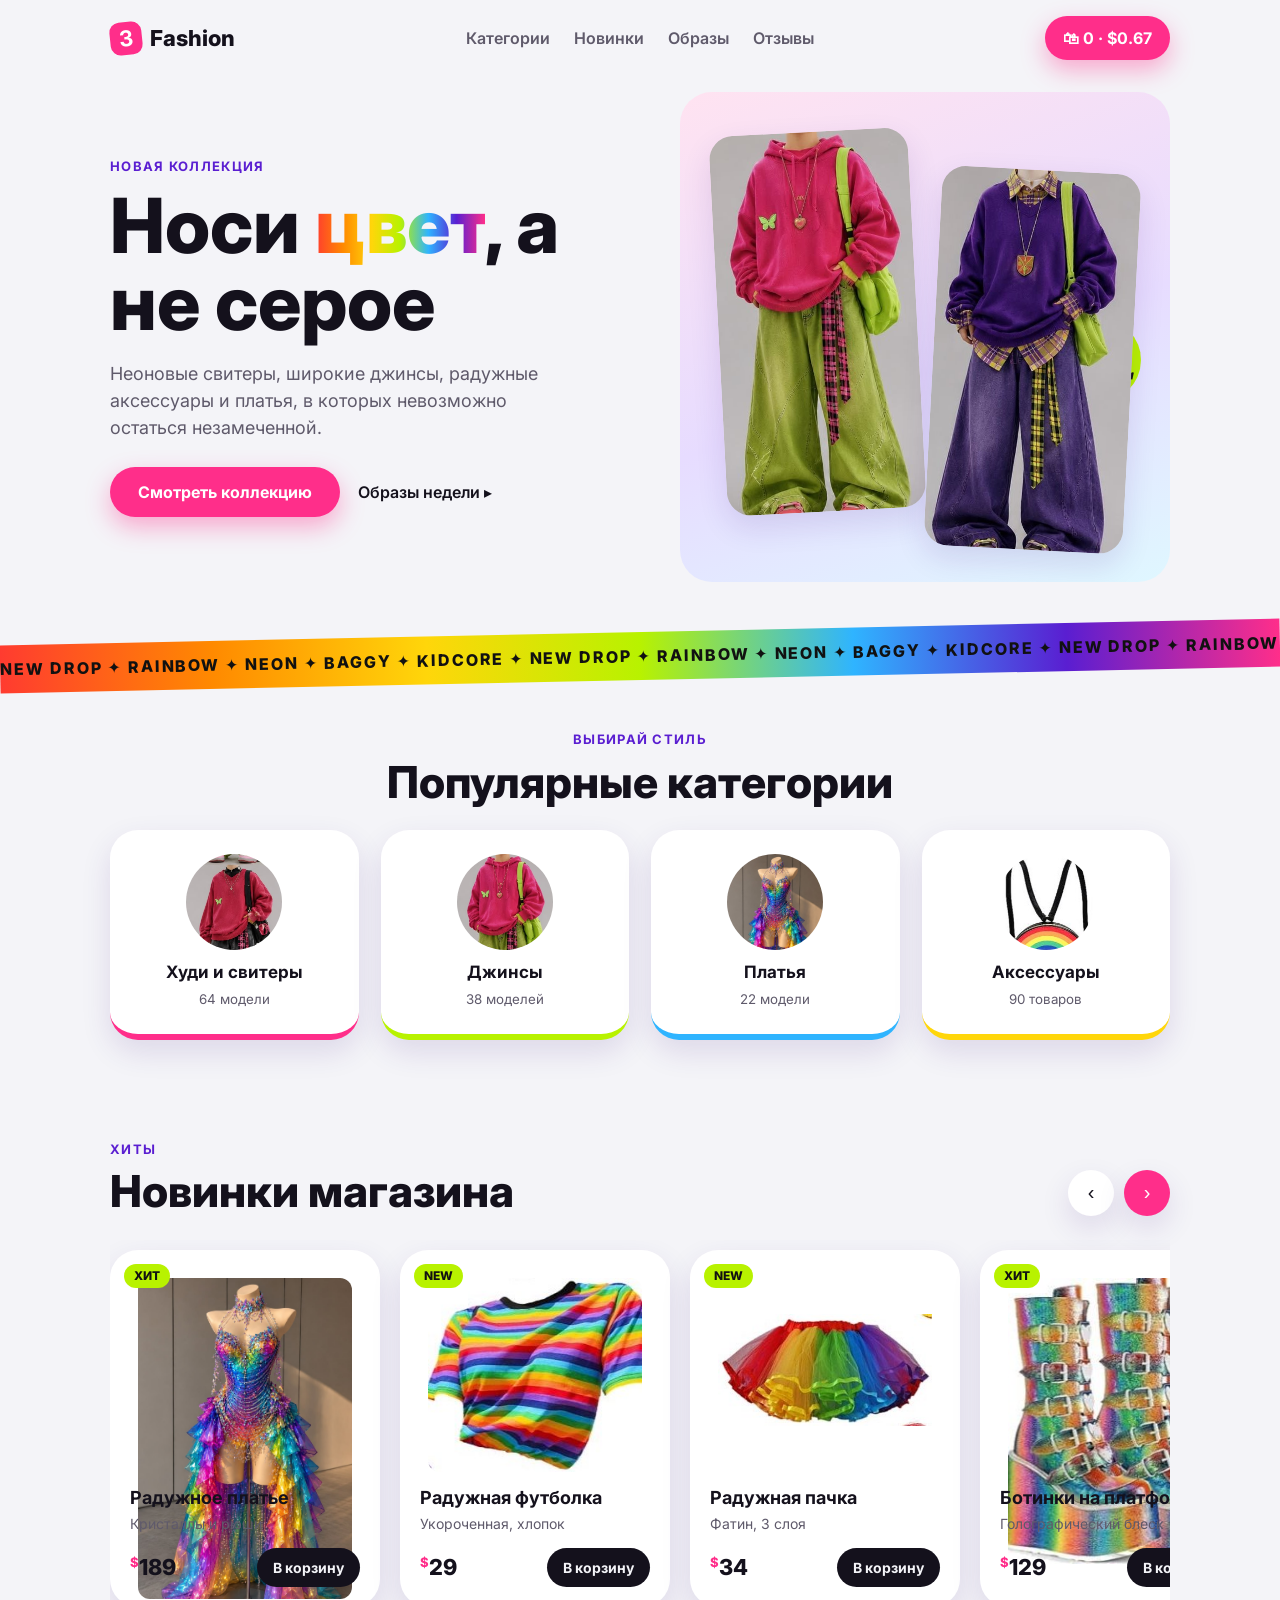
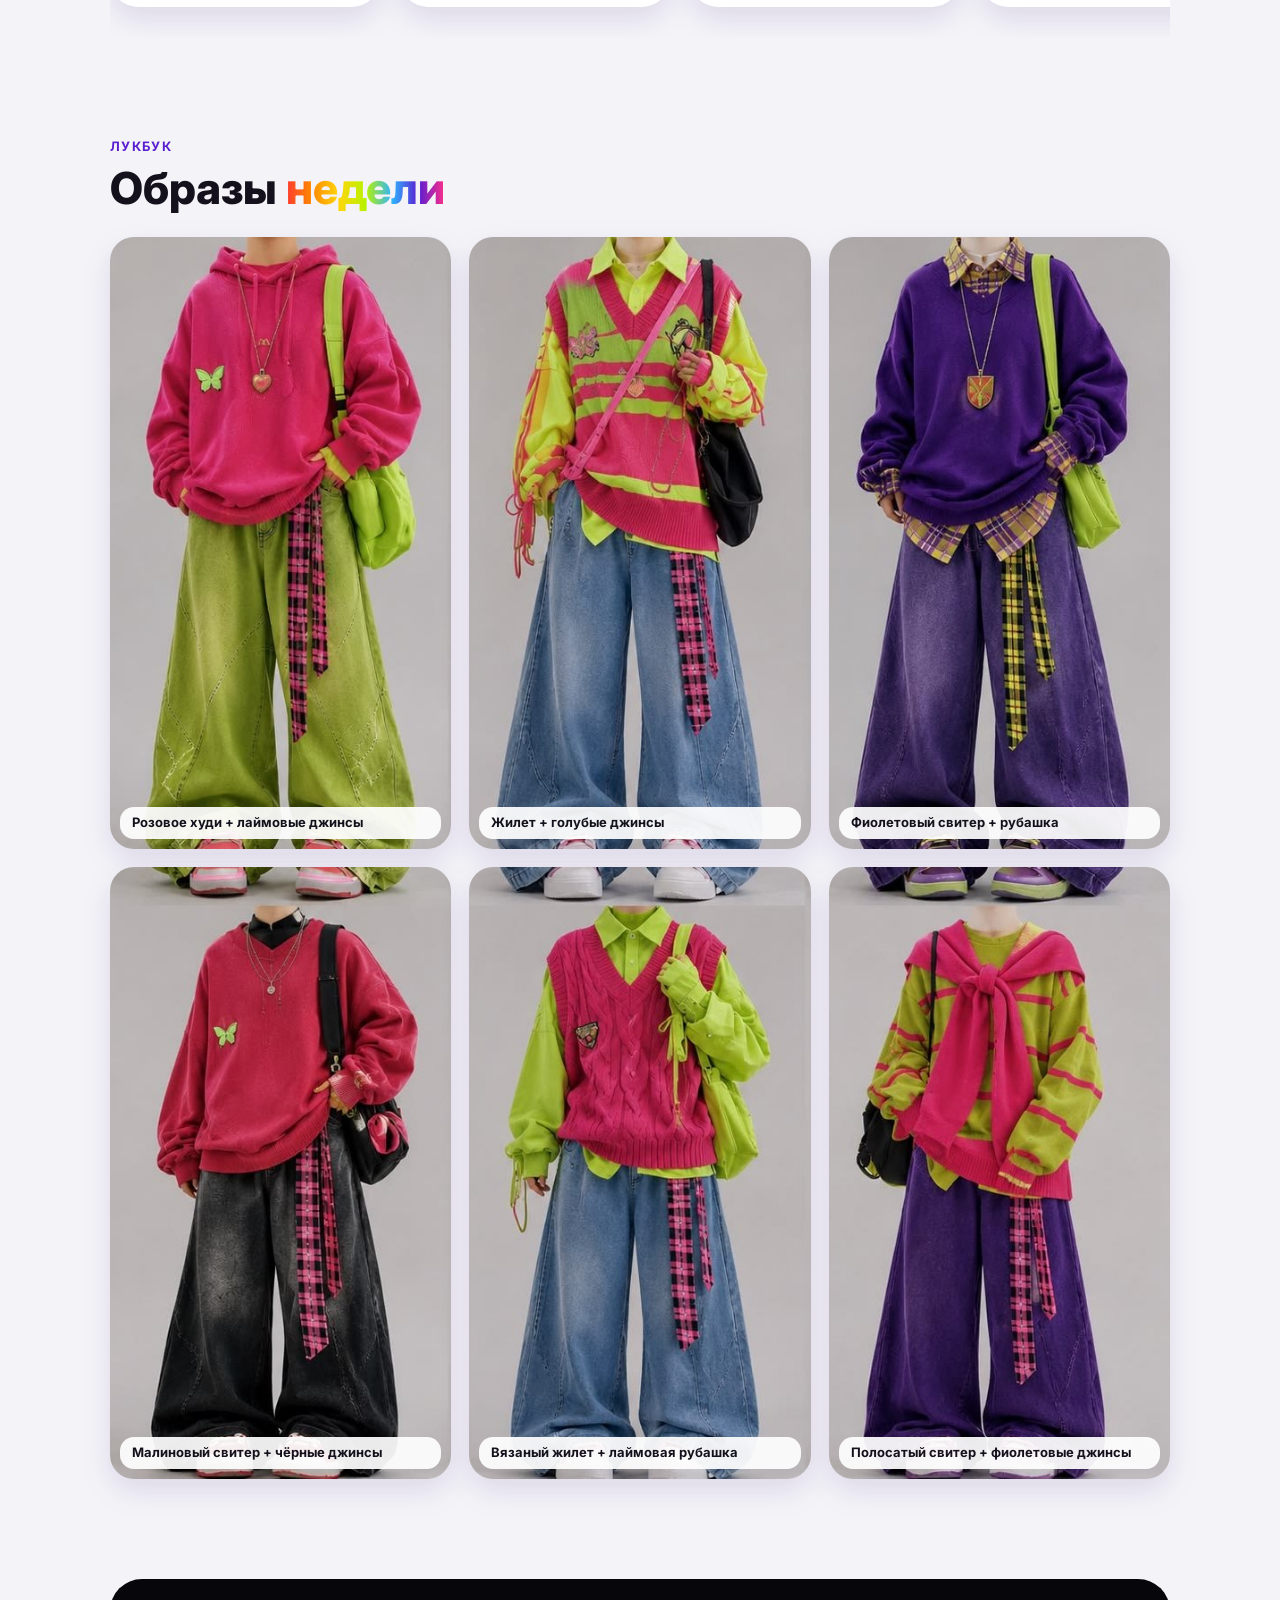
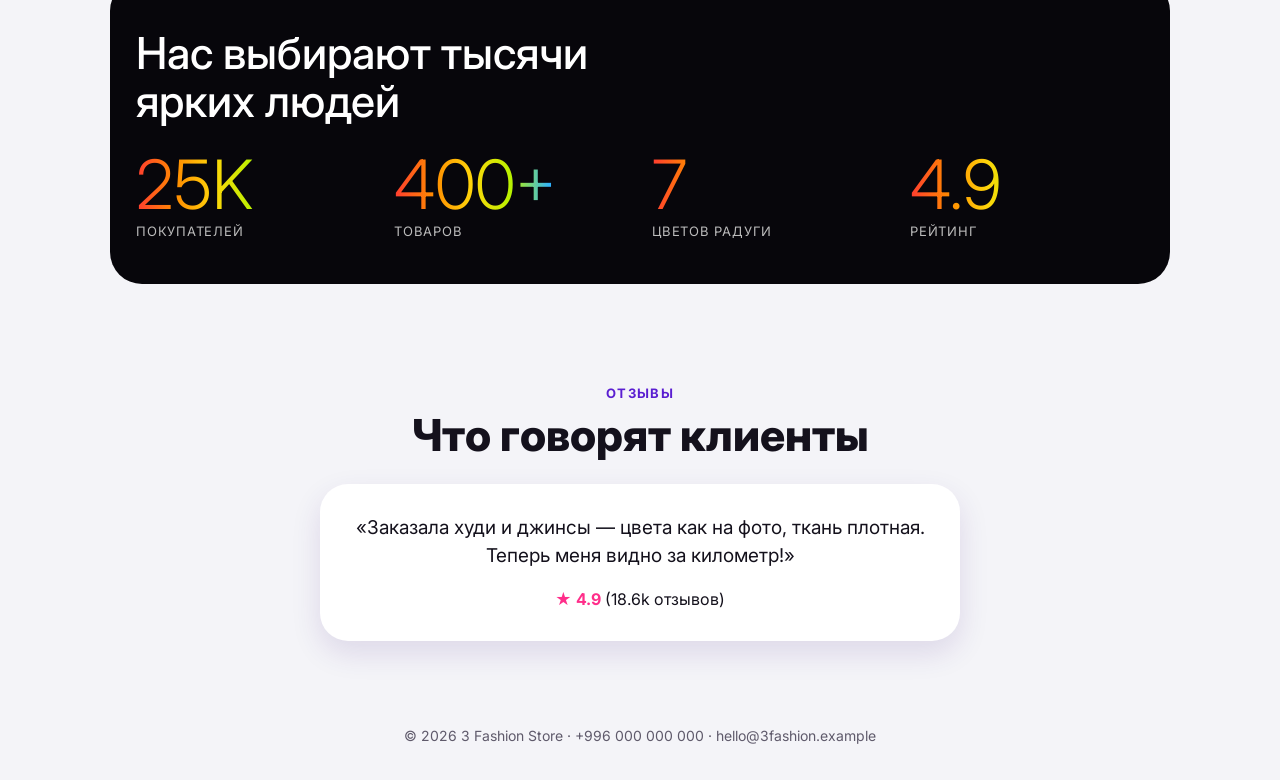
<file: 1-fashion stor/index.html>
<!DOCTYPE html>
<html lang="ru">
<head>
<meta charset="utf-8">
<meta name="viewport" content="width=device-width, initial-scale=1, viewport-fit=cover">
<title>3 Fashion Store — яркая одежда</title>
<link href="https://fonts.googleapis.com/css2?family=Inter:wght@400;600;800&display=swap" rel="stylesheet">
<link rel="stylesheet" href="style.css">
</head>
<body>
<div class="wrap">
<header>
<a class="logo" href="#"><b>3</b> Fashion</a>
<nav><a href="#cat">Категории</a><a href="#shop">Новинки</a><a href="#looks">Образы</a><a href="#reviews">Отзывы</a></nav>
<button class="btn sm" id="cart">🛍 0 · $0.67</button>
</header>
<div class="hero">
<div>
<div class="eyebrow">Новая коллекция</div>
<h1>Носи <span class="rb">цвет</span>, а не серое</h1>
<p>Неоновые свитеры, широкие джинсы, радужные аксессуары и платья, в которых невозможно остаться незамеченной.</p>
<div class="cta"><a class="btn" href="#shop">Смотреть коллекцию</a><a class="t" href="#looks">Образы недели ▸</a></div>
</div>
<div class="art"><div class="sticker">−20%<br>на новинки</div>
<img class="p" src="images/outfit-1.jpg" alt="Розовое худи и лаймовые джинсы"><img class="p" src="images/outfit-3.jpg" alt="Фиолетовый образ"></div>
</div>
</div>
<div class="strip"><div>NEW DROP ✦ RAINBOW ✦ NEON ✦ BAGGY ✦ KIDCORE ✦ NEW DROP ✦ RAINBOW ✦ NEON ✦ BAGGY ✦ KIDCORE ✦ NEW DROP ✦ RAINBOW ✦ NEON ✦ BAGGY ✦ KIDCORE ✦ NEW DROP ✦ RAINBOW ✦ NEON ✦ BAGGY ✦ KIDCORE ✦ </div></div>
<div class="wrap">
<section id="cat" class="center"><div class="eyebrow">Выбирай стиль</div><h2>Популярные категории</h2>
<div class="cats">
<div class="cat" style="--c:#ff2e8a"><div class="ic"><img src="images/outfit-4.jpg" alt=""></div><h3>Худи и свитеры</h3><small>64 модели</small></div>
<div class="cat" style="--c:#b8f200"><div class="ic"><img src="images/outfit-1.jpg" alt=""></div><h3>Джинсы</h3><small>38 моделей</small></div>
<div class="cat" style="--c:#2fb4ff"><div class="ic"><img src="images/dress.jpg" alt=""></div><h3>Платья</h3><small>22 модели</small></div>
<div class="cat" style="--c:#ffd60a"><div class="ic"><img src="images/bag.jpg" alt=""></div><h3>Аксессуары</h3><small>90 товаров</small></div>
</div></section>
<section id="shop"><div class="head"><div><div class="eyebrow">Хиты</div><h2>Новинки магазина</h2></div>
<div class="arrows"><button id="prev" aria-label="Назад">‹</button><button id="next" aria-label="Вперёд">›</button></div></div>
<div class="track" id="track">
<div class="card"><span class="badge">ХИТ</span><div class="pic"><img src="images/dress.jpg" alt="Радужное платье" loading="lazy"></div><h3>Радужное платье</h3><p>Кристаллы и рюши</p><div class="pr"><div><sup>$</sup>189</div><button class="add" data-price="189">В корзину</button></div></div>
<div class="card"><span class="badge">NEW</span><div class="pic"><img src="images/tee.jpg" alt="Радужная футболка" loading="lazy"></div><h3>Радужная футболка</h3><p>Укороченная, хлопок</p><div class="pr"><div><sup>$</sup>29</div><button class="add" data-price="29">В корзину</button></div></div>
<div class="card"><span class="badge">NEW</span><div class="pic"><img src="images/tutu.jpg" alt="Радужная пачка" loading="lazy"></div><h3>Радужная пачка</h3><p>Фатин, 3 слоя</p><div class="pr"><div><sup>$</sup>34</div><button class="add" data-price="34">В корзину</button></div></div>
<div class="card"><span class="badge">ХИТ</span><div class="pic"><img src="images/boots.jpg" alt="Ботинки на платформе" loading="lazy"></div><h3>Ботинки на платформе</h3><p>Голографический блеск</p><div class="pr"><div><sup>$</sup>129</div><button class="add" data-price="129">В корзину</button></div></div>
<div class="card"><span class="badge">-15%</span><div class="pic"><img src="images/socks.jpg" alt="Радужные гольфы" loading="lazy"></div><h3>Радужные гольфы</h3><p>Хлопок</p><div class="pr"><div><sup>$</sup>12</div><button class="add" data-price="12">В корзину</button></div></div>
<div class="card"><span class="badge">NEW</span><div class="pic"><img src="images/bag.jpg" alt="Рюкзак-радуга" loading="lazy"></div><h3>Рюкзак-радуга</h3><p>Эко-кожа</p><div class="pr"><div><sup>$</sup>45</div><button class="add" data-price="45">В корзину</button></div></div>
<div class="card"><span class="badge">-20%</span><div class="pic"><img src="images/choker.jpg" alt="Чокер радуга" loading="lazy"></div><h3>Чокер радуга</h3><p>Шипы, кольцо</p><div class="pr"><div><sup>$</sup>18</div><button class="add" data-price="18">В корзину</button></div></div>
</div></section>
<section id="looks"><div class="eyebrow">Лукбук</div><h2>Образы <span class="rb">недели</span></h2>
<div class="looks">
<figure class="look"><img src="images/outfit-1.jpg" alt="Розовое худи + лаймовые джинсы" loading="lazy"><figcaption>Розовое худи + лаймовые джинсы</figcaption></figure>
<figure class="look"><img src="images/outfit-2.jpg" alt="Жилет + голубые джинсы" loading="lazy"><figcaption>Жилет + голубые джинсы</figcaption></figure>
<figure class="look"><img src="images/outfit-3.jpg" alt="Фиолетовый свитер + рубашка" loading="lazy"><figcaption>Фиолетовый свитер + рубашка</figcaption></figure>
<figure class="look"><img src="images/outfit-4.jpg" alt="Малиновый свитер + чёрные джинсы" loading="lazy"><figcaption>Малиновый свитер + чёрные джинсы</figcaption></figure>
<figure class="look"><img src="images/outfit-5.jpg" alt="Вязаный жилет + лаймовая рубашка" loading="lazy"><figcaption>Вязаный жилет + лаймовая рубашка</figcaption></figure>
<figure class="look"><img src="images/outfit-6.jpg" alt="Полосатый свитер + фиолетовые джинсы" loading="lazy"><figcaption>Полосатый свитер + фиолетовые джинсы</figcaption></figure>
</div></section>
<section><div class="stats"><h2>Нас выбирают тысячи ярких людей</h2>
<div class="nums"><div><b>25K</b><span>Покупателей</span></div><div><b>400+</b><span>Товаров</span></div><div><b>7</b><span>Цветов радуги</span></div><div><b>4.9</b><span>Рейтинг</span></div></div></div></section>
<section id="reviews" class="center"><div class="eyebrow">Отзывы</div><h2>Что говорят клиенты</h2>
<div class="quote"><p>«Заказала худи и джинсы — цвета как на фото, ткань плотная. Теперь меня видно за километр!»</p><b>★ 4.9</b> (18.6k отзывов)</div></section>
</div>
<footer>© 2026 3 Fashion Store · +996 000 000 000 · hello@3fashion.example</footer>
<script src="script.js"></script>
</body>
</html>
</file>
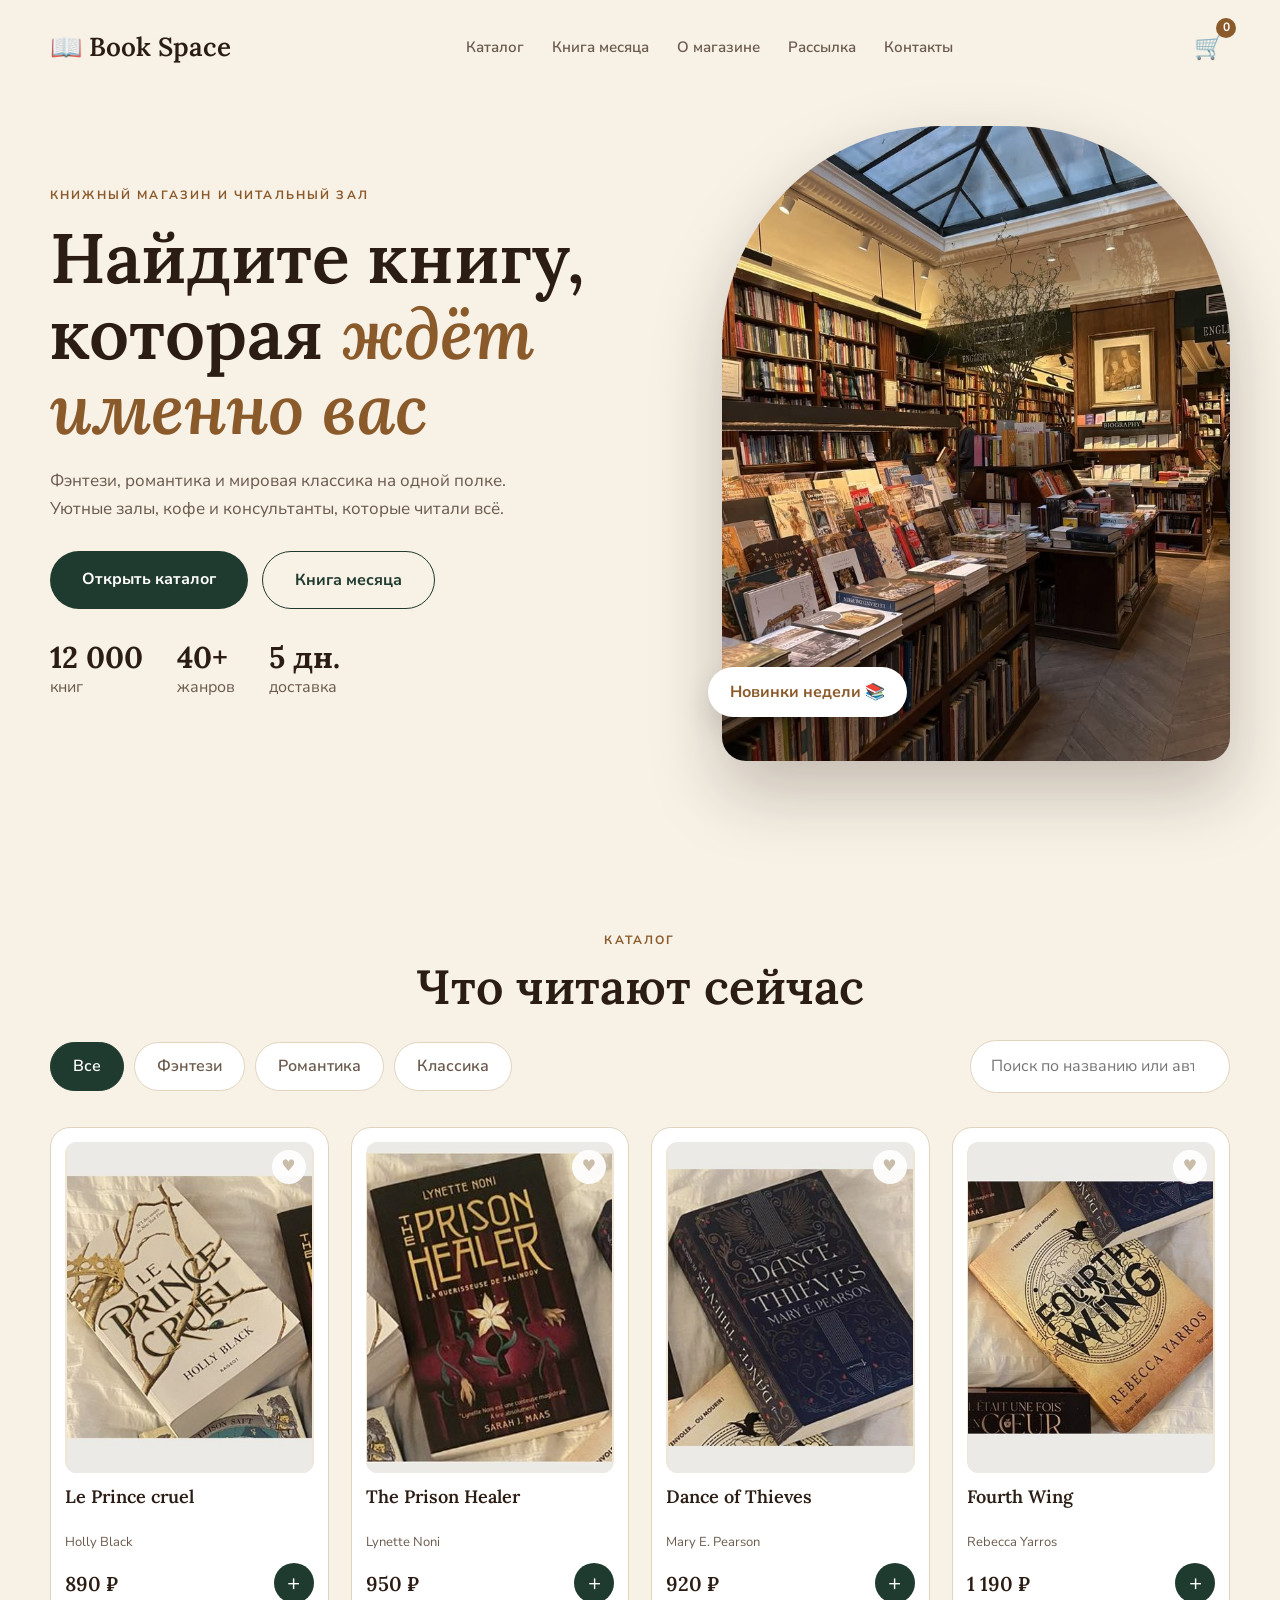
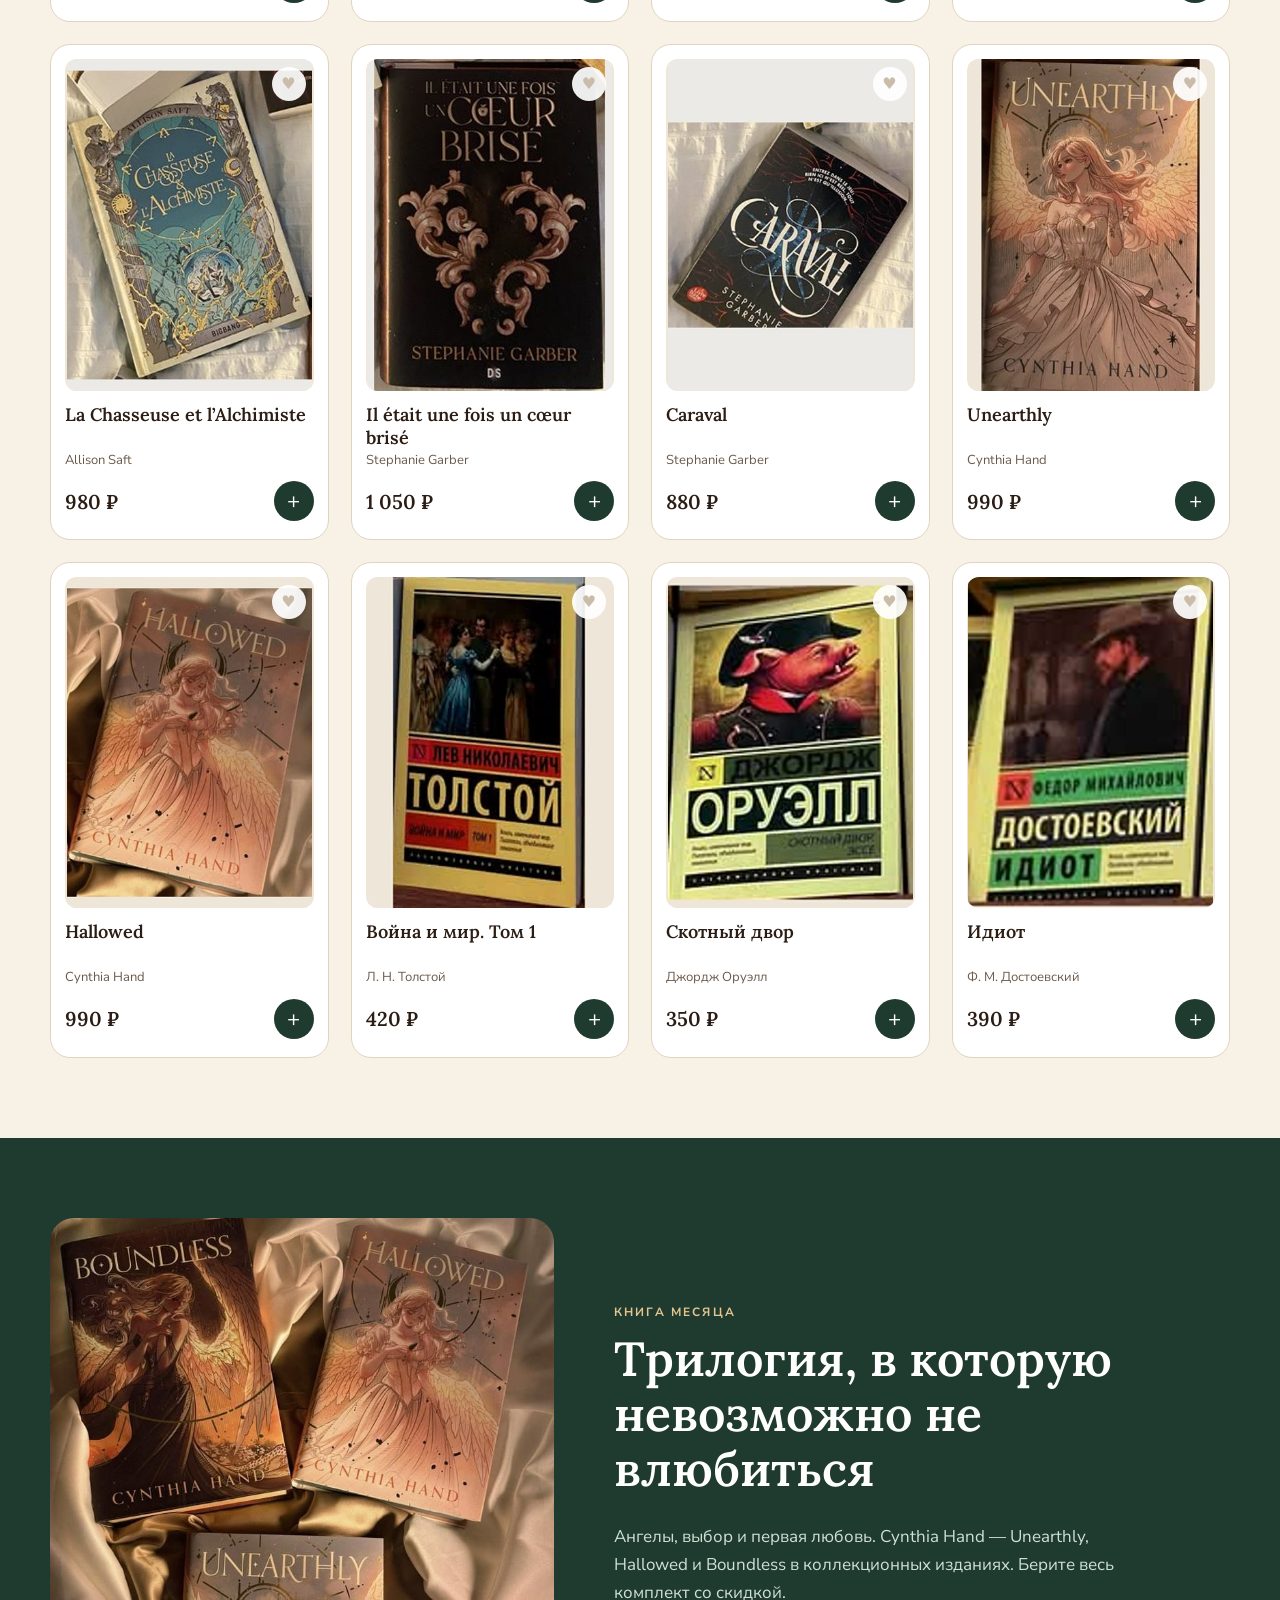
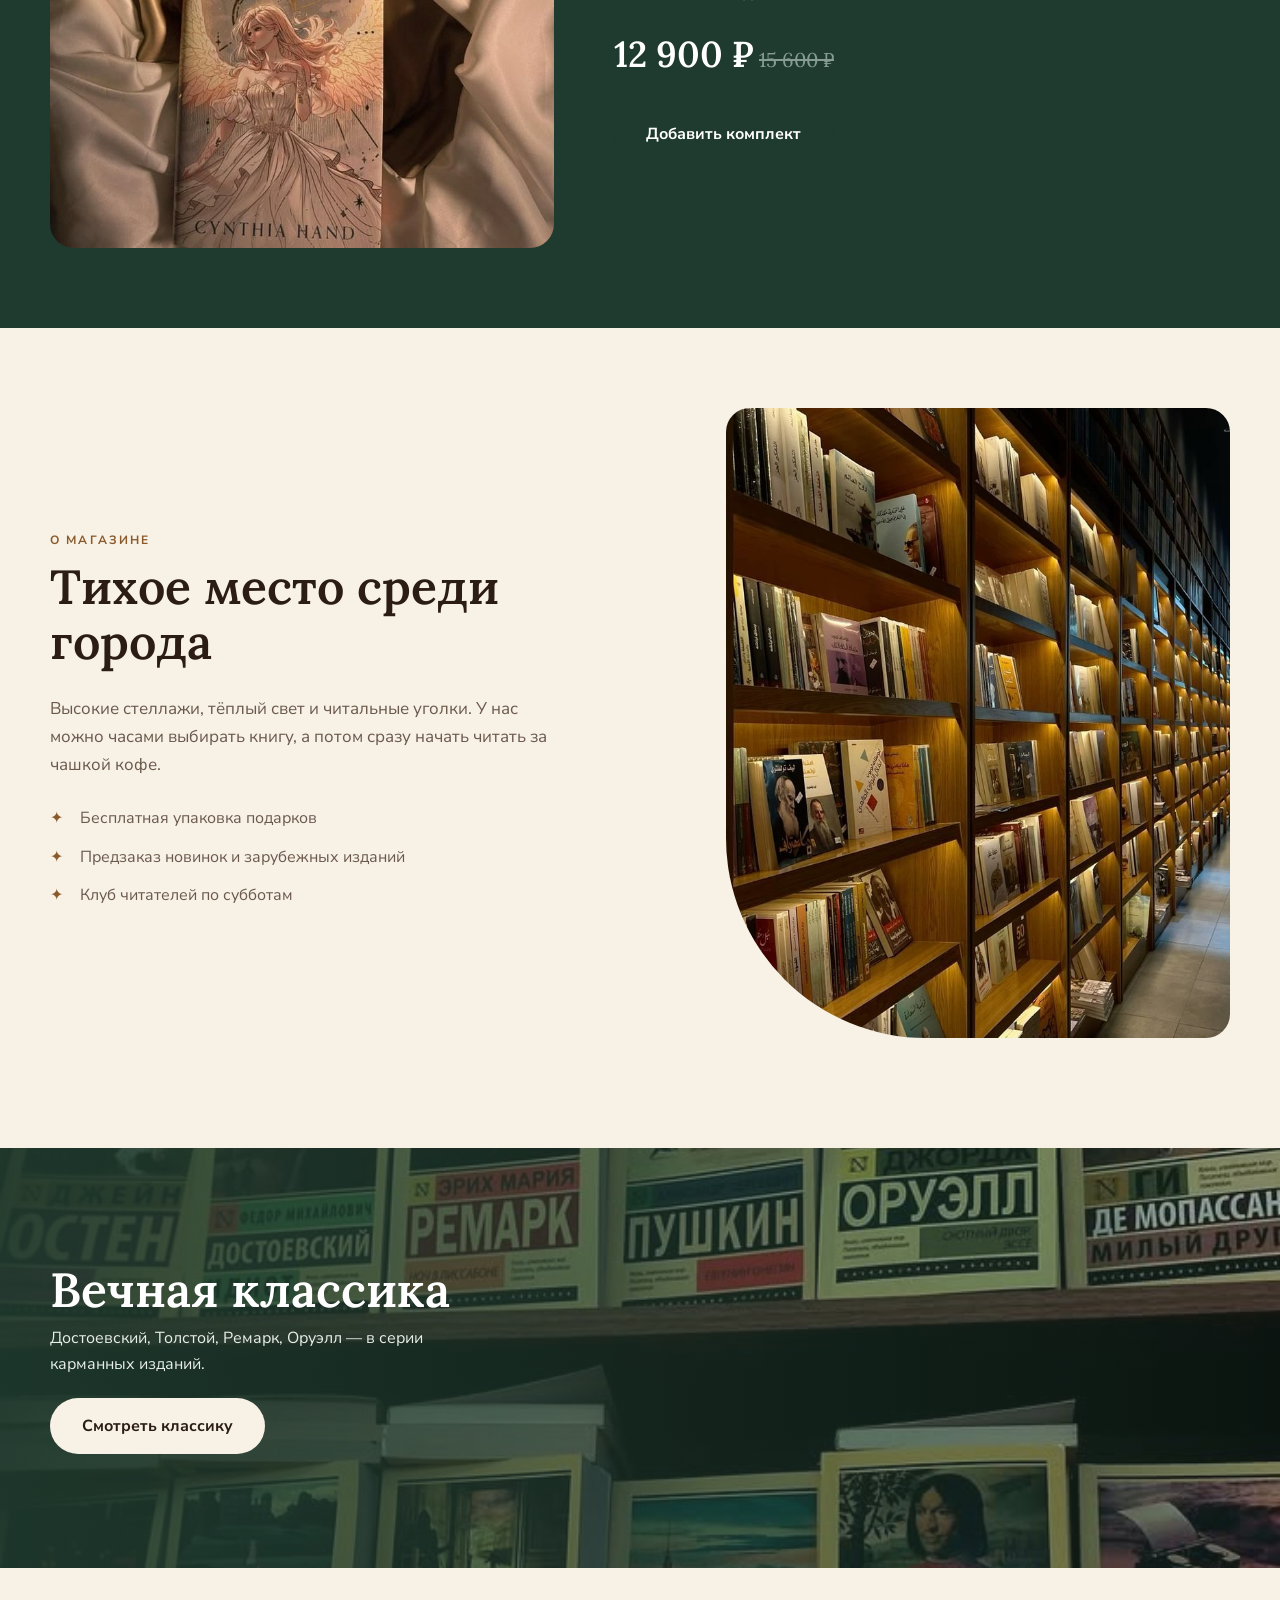
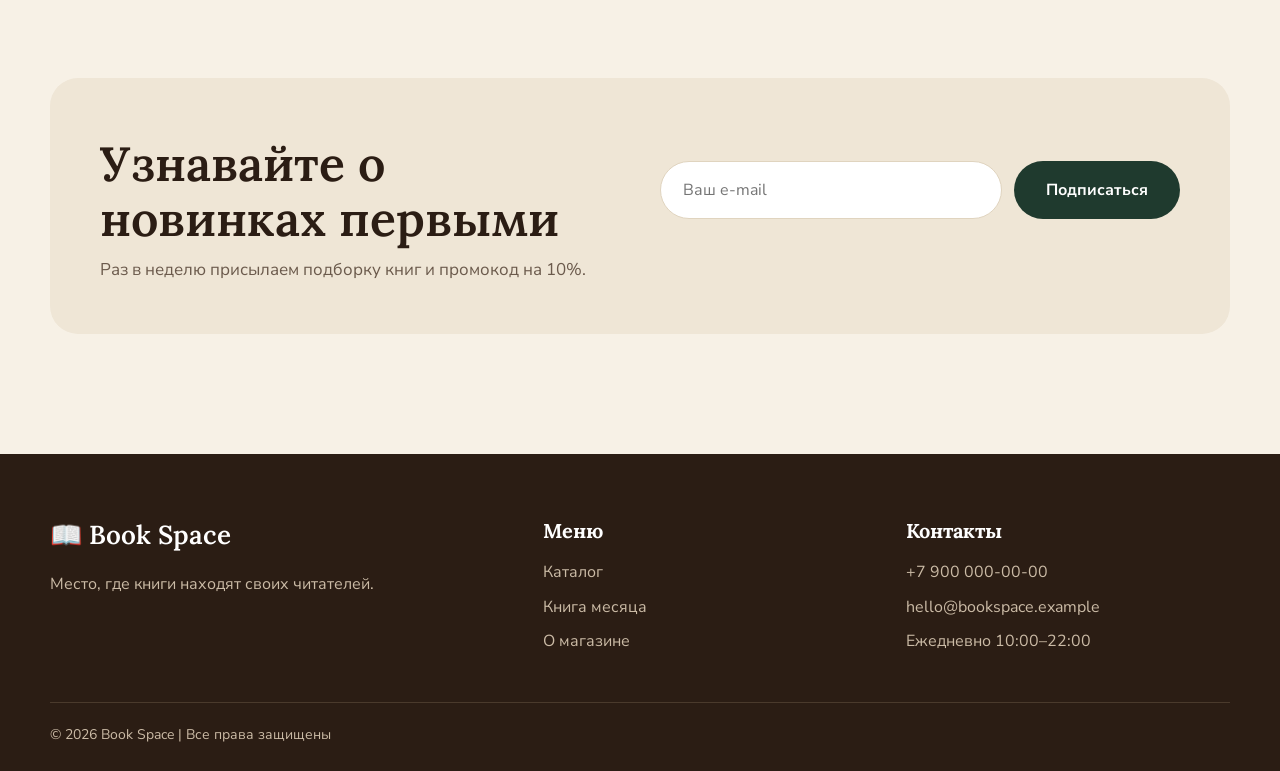
<file: 10-book-space/index.html>
<!DOCTYPE html>
<html lang="ru">
<head>
<meta charset="UTF-8">
<meta name="viewport" content="width=device-width, initial-scale=1">
<title>Book Space — книжный магазин</title>
<link rel="preconnect" href="https://fonts.googleapis.com">
<link href="https://fonts.googleapis.com/css2?family=Lora:ital,wght@0,500;0,600;1,500&family=Nunito+Sans:wght@400;600;700&display=swap" rel="stylesheet">
<link rel="stylesheet" href="style.css">
</head>
<body>
<header class="header container">
  <a href="#" class="logo">📖 Book Space</a>
  <nav class="nav"><a href="#catalog">Каталог</a><a href="#month">Книга месяца</a><a href="#about">О магазине</a><a href="#news">Рассылка</a><a href="#contacts">Контакты</a></nav>
  <button class="cart" aria-label="Корзина">🛒<b id="cartCount">0</b></button>
</header>

<section class="hero container">
  <div class="hero-text">
    <p class="eyebrow">Книжный магазин и читальный зал</p>
    <h1>Найдите книгу, которая <em>ждёт именно вас</em></h1>
    <p class="lead">Фэнтези, романтика и мировая классика на одной полке. Уютные залы, кофе и консультанты, которые читали всё.</p>
    <div class="actions"><a href="#catalog" class="btn">Открыть каталог</a><a href="#month" class="btn ghost">Книга месяца</a></div>
    <ul class="facts"><li><b>12 000</b> книг</li><li><b>40+</b> жанров</li><li><b>5 дн.</b> доставка</li></ul>
  </div>
  <div class="hero-img"><img src="images/hero.jpg" alt="Книжный магазин со стеклянным потолком"><span class="tag">Новинки недели 📚</span></div>
</section>

<section class="section container" id="catalog">
  <p class="eyebrow center">Каталог</p><h2 class="center">Что читают сейчас</h2>
  <div class="bar">
    <div class="filters" id="filters">
      <button class="chip active" data-f="all">Все</button><button class="chip" data-f="fantasy">Фэнтези</button><button class="chip" data-f="romance">Романтика</button><button class="chip" data-f="classic">Классика</button>
    </div>
    <input id="search" class="search" type="search" placeholder="Поиск по названию или автору" aria-label="Поиск">
  </div>
  <div class="grid" id="grid"></div>
  <p class="empty" id="empty" hidden>Ничего не нашлось. Попробуйте другой запрос.</p>
</section>

<section class="section month" id="month">
  <div class="container split">
    <div class="month-img"><img src="images/month.jpg" alt="Трилогия Cynthia Hand в твёрдых обложках"></div>
    <div><p class="eyebrow">Книга месяца</p><h2>Трилогия, в которую невозможно не влюбиться</h2>
      <p class="lead">Ангелы, выбор и первая любовь. Cynthia Hand — Unearthly, Hallowed и Boundless в коллекционных изданиях. Берите весь комплект со скидкой.</p>
      <p class="deal"><span>12 900 ₽</span> <s>15 600 ₽</s></p>
      <button class="btn" id="monthBtn">Добавить комплект</button></div>
  </div>
</section>

<section class="section container" id="about">
  <div class="split rev">
    <div><p class="eyebrow">О магазине</p><h2>Тихое место среди города</h2>
      <p class="lead">Высокие стеллажи, тёплый свет и читальные уголки. У нас можно часами выбирать книгу, а потом сразу начать читать за чашкой кофе.</p>
      <ul class="ticks"><li>Бесплатная упаковка подарков</li><li>Предзаказ новинок и зарубежных изданий</li><li>Клуб читателей по субботам</li></ul></div>
    <div class="about-img"><img src="images/shelf.jpg" alt="Стеллажи с подсветкой"></div>
  </div>
</section>

<section class="banner">
  <img src="images/classics.jpg" alt="">
  <div class="banner-in container"><h2>Вечная классика</h2><p>Достоевский, Толстой, Ремарк, Оруэлл — в серии карманных изданий.</p><a href="#catalog" class="btn light" id="toClassic">Смотреть классику</a></div>
</section>

<section class="section container" id="news">
  <div class="newsbox">
    <div><h2>Узнавайте о новинках первыми</h2><p class="lead">Раз в неделю присылаем подборку книг и промокод на 10%.</p></div>
    <form id="newsForm" novalidate>
      <input id="email" type="email" placeholder="Ваш e-mail" aria-label="E-mail" required>
      <button class="btn" type="submit">Подписаться</button>
      <p class="hint" id="hint"></p>
    </form>
  </div>
</section>

<footer class="footer" id="contacts">
  <div class="container fgrid">
    <div><a href="#" class="logo">📖 Book Space</a><p>Место, где книги находят своих читателей.</p></div>
    <div><h4>Меню</h4><a href="#catalog">Каталог</a><a href="#month">Книга месяца</a><a href="#about">О магазине</a></div>
    <div><h4>Контакты</h4><a href="#">+7 900 000-00-00</a><a href="#">hello@bookspace.example</a><a href="#">Ежедневно 10:00–22:00</a></div>
  </div>
  <p class="copy container">© 2026 Book Space | Все права защищены</p>
</footer>
<div class="toast" id="toast"></div>
<script src="script.js"></script>
</body>
</html>
</file>
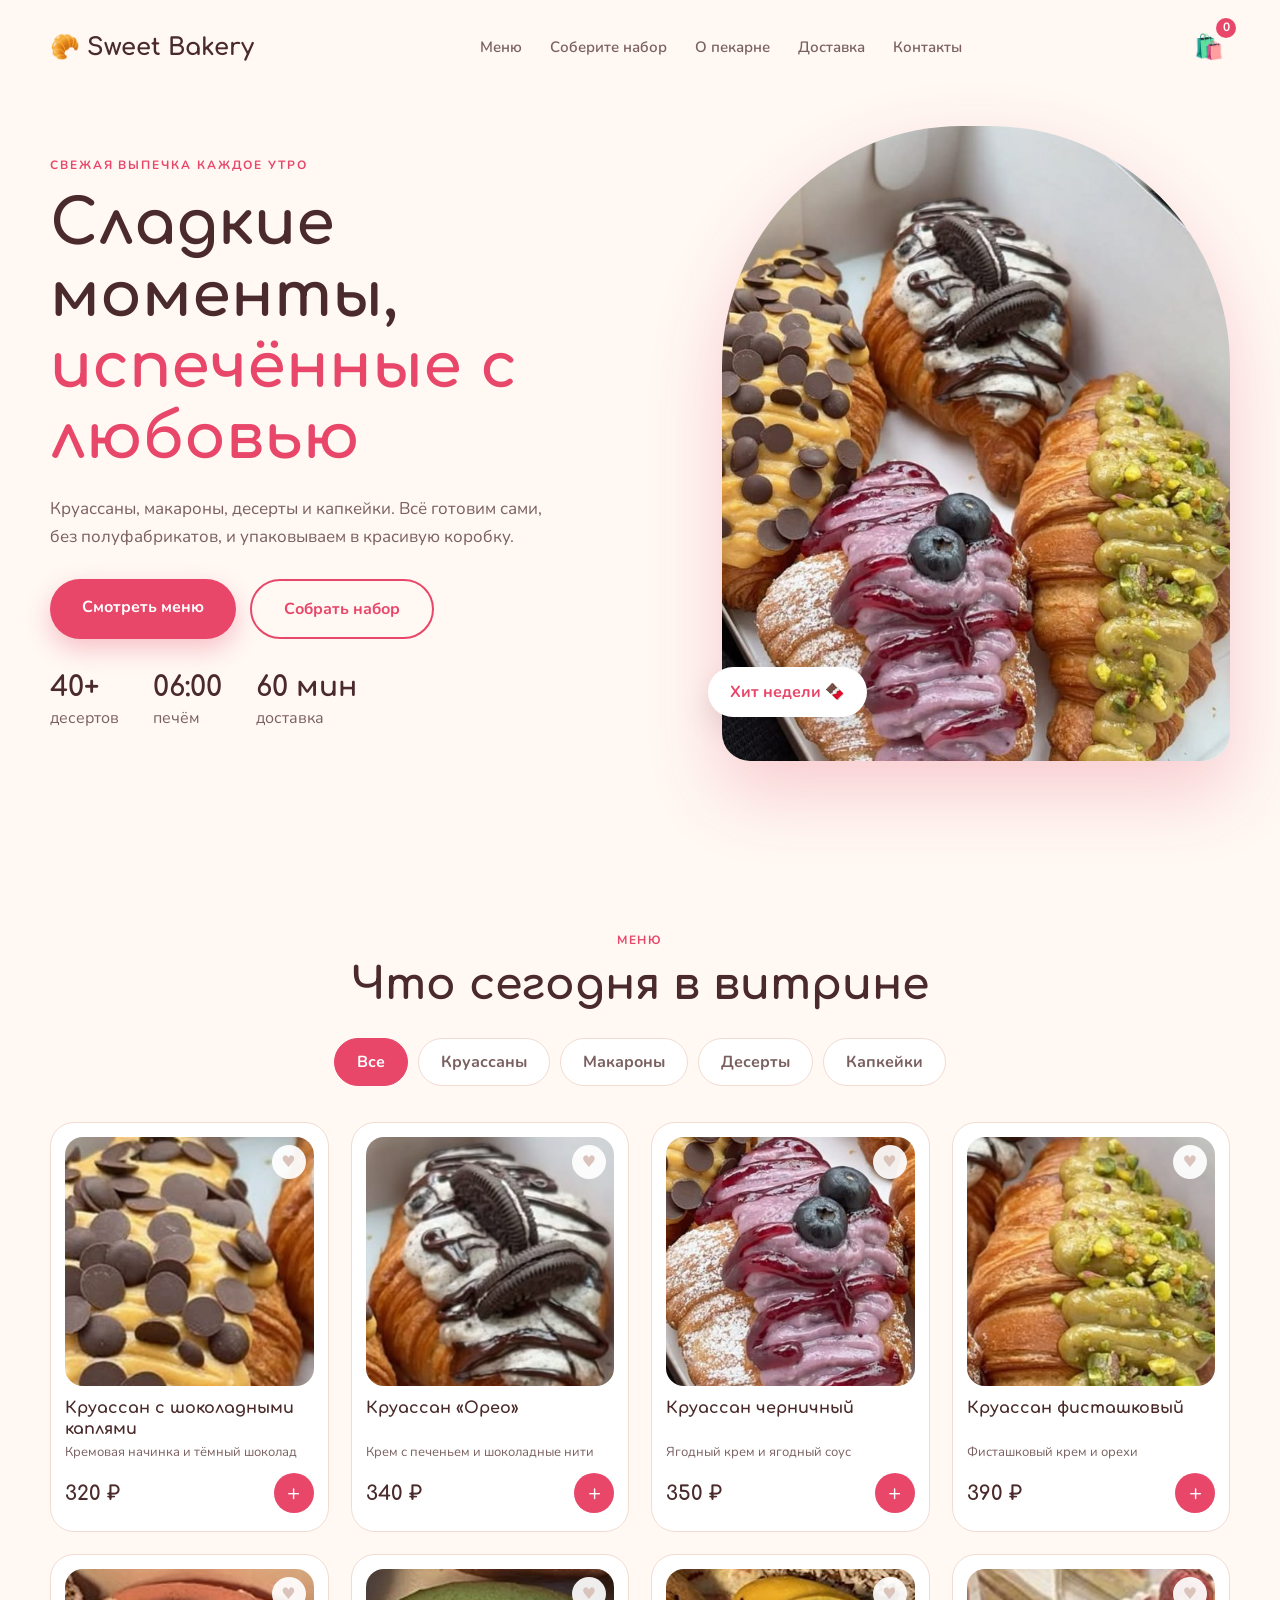
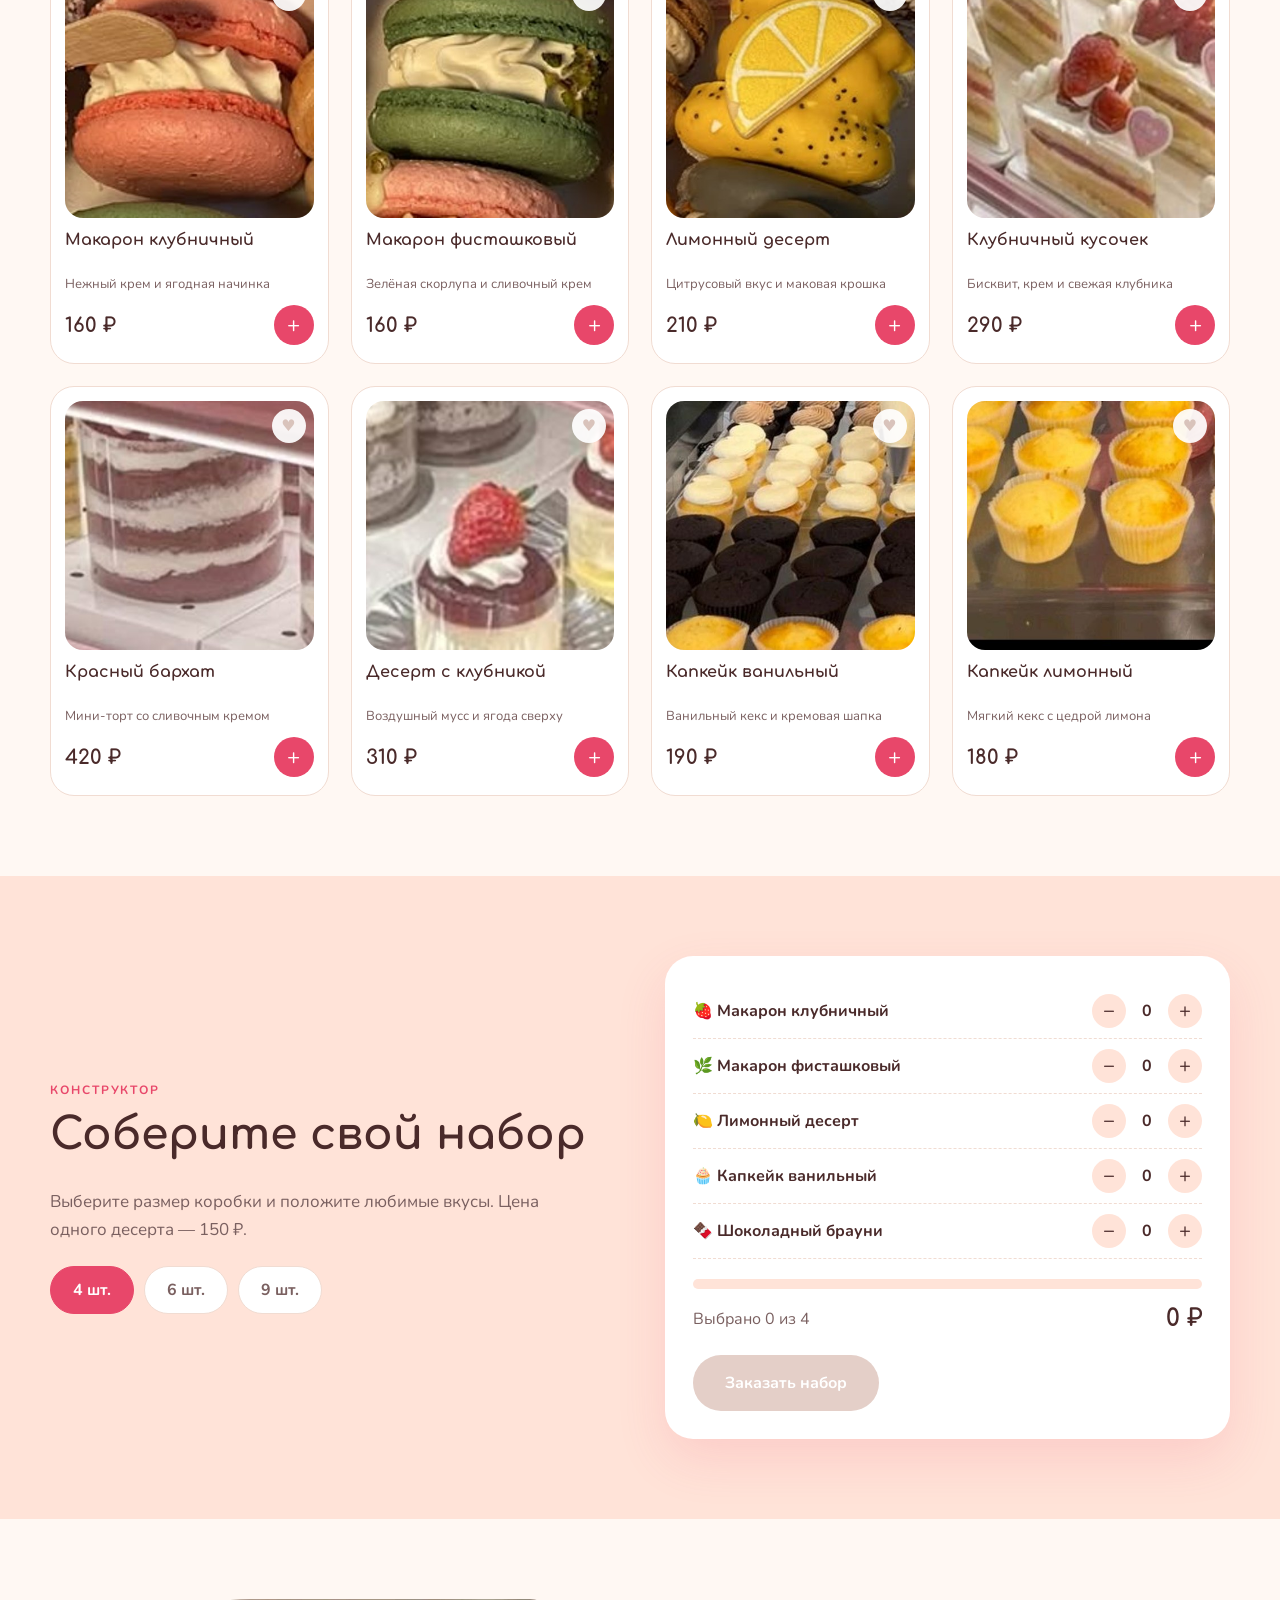
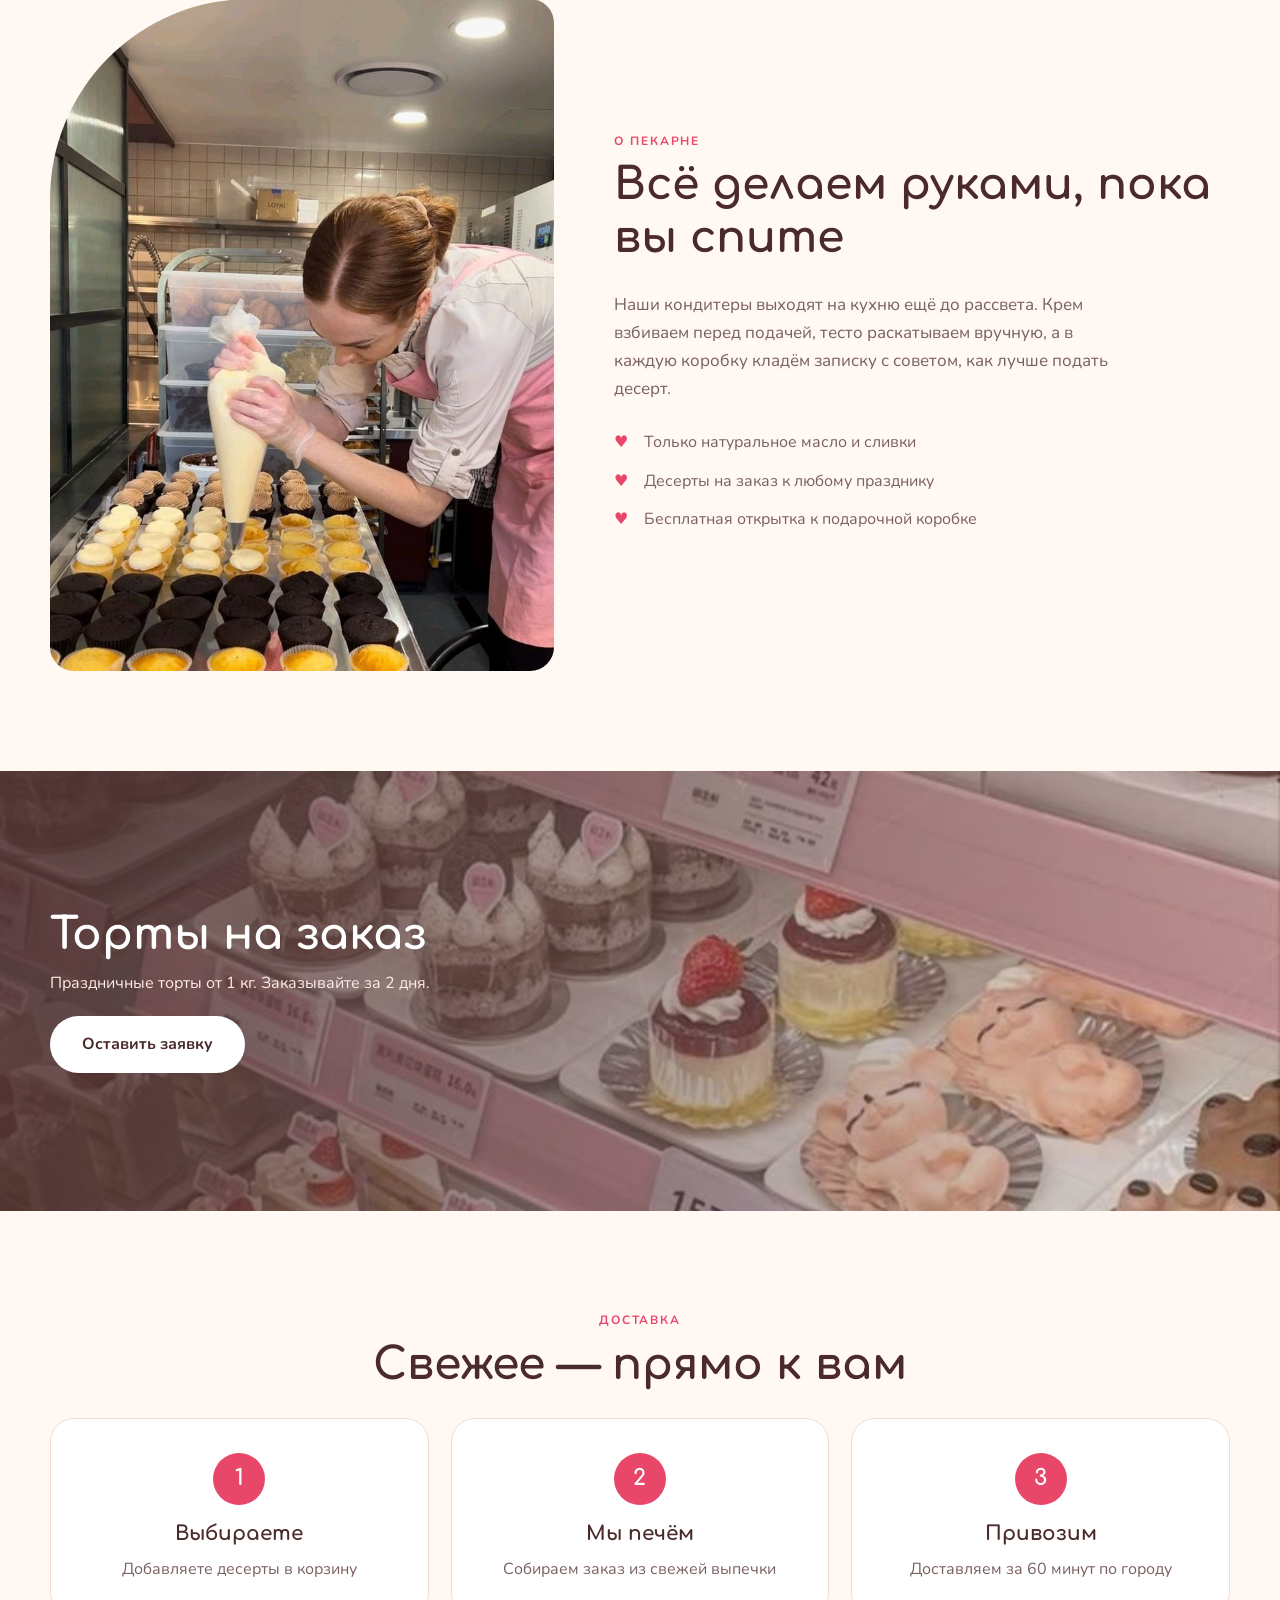
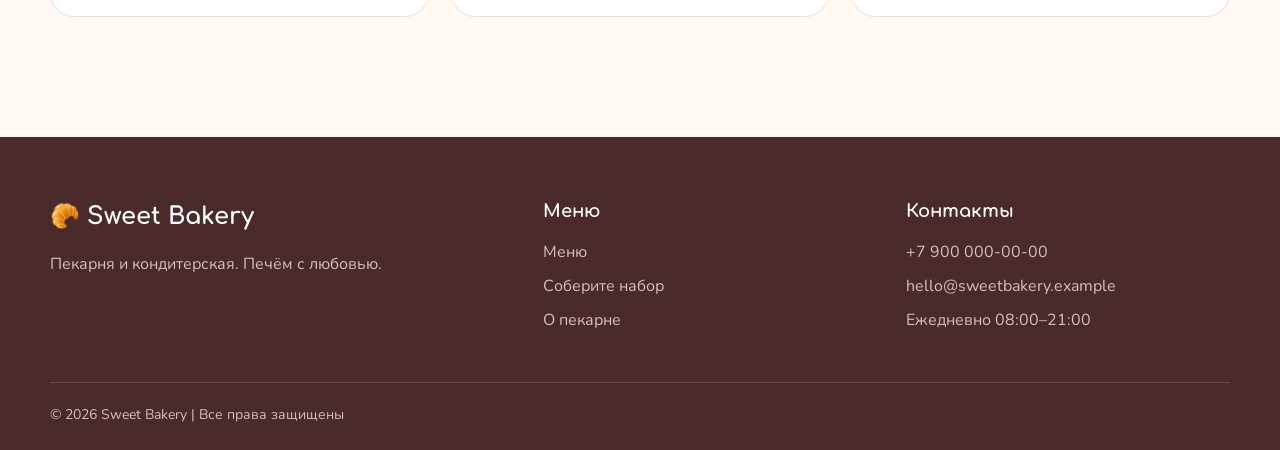
<file: 11-sweet-bakery/index.html>
<!DOCTYPE html>
<html lang="ru">
<head>
<meta charset="UTF-8">
<meta name="viewport" content="width=device-width, initial-scale=1">
<title>Sweet Bakery — пекарня и кондитерская</title>
<link rel="preconnect" href="https://fonts.googleapis.com">
<link href="https://fonts.googleapis.com/css2?family=Comfortaa:wght@500;700&family=Nunito:wght@400;600;700&display=swap" rel="stylesheet">
<link rel="stylesheet" href="style.css">
</head>
<body>
<header class="header container">
  <a href="#" class="logo">🥐 Sweet Bakery</a>
  <nav class="nav"><a href="#menu">Меню</a><a href="#box">Соберите набор</a><a href="#about">О пекарне</a><a href="#delivery">Доставка</a><a href="#contacts">Контакты</a></nav>
  <button class="cart" aria-label="Корзина">🛍️<b id="cartCount">0</b></button>
</header>

<section class="hero container">
  <div class="hero-text">
    <p class="eyebrow">Свежая выпечка каждое утро</p>
    <h1>Сладкие моменты, <em>испечённые с любовью</em></h1>
    <p class="lead">Круассаны, макароны, десерты и капкейки. Всё готовим сами, без полуфабрикатов, и упаковываем в красивую коробку.</p>
    <div class="actions"><a href="#menu" class="btn">Смотреть меню</a><a href="#box" class="btn ghost">Собрать набор</a></div>
    <ul class="facts"><li><b>40+</b> десертов</li><li><b>06:00</b> печём</li><li><b>60 мин</b> доставка</li></ul>
  </div>
  <div class="hero-img"><img src="images/hero.jpg" alt="Коробка с круассанами и разными начинками"><span class="tag">Хит недели 🍫</span></div>
</section>

<section class="section container" id="menu">
  <p class="eyebrow center">Меню</p><h2 class="center">Что сегодня в витрине</h2>
  <div class="filters" id="filters">
    <button class="chip active" data-f="all">Все</button><button class="chip" data-f="croissant">Круассаны</button><button class="chip" data-f="macaron">Макароны</button><button class="chip" data-f="dessert">Десерты</button><button class="chip" data-f="cupcake">Капкейки</button>
  </div>
  <div class="grid" id="grid"></div>
</section>

<section class="section box" id="box">
  <div class="container boxin">
    <div><p class="eyebrow">Конструктор</p><h2>Соберите свой набор</h2><p class="lead">Выберите размер коробки и положите любимые вкусы. Цена одного десерта — 150 ₽.</p>
      <div class="sizes" id="sizes"><button class="chip active" data-n="4">4 шт.</button><button class="chip" data-n="6">6 шт.</button><button class="chip" data-n="9">9 шт.</button></div></div>
    <div class="panel">
      <div id="flavors"></div>
      <div class="progress"><div id="bar"></div></div>
      <div class="sum"><span id="status">Выбрано 0 из 4</span><b id="total">0 ₽</b></div>
      <button class="btn" id="boxBtn" disabled>Заказать набор</button>
    </div>
  </div>
</section>

<section class="section container" id="about">
  <div class="split">
    <div class="about-img"><img src="images/baker.jpg" alt="Кондитер украшает капкейки кремом"></div>
    <div><p class="eyebrow">О пекарне</p><h2>Всё делаем руками, пока вы спите</h2>
      <p class="lead">Наши кондитеры выходят на кухню ещё до рассвета. Крем взбиваем перед подачей, тесто раскатываем вручную, а в каждую коробку кладём записку с советом, как лучше подать десерт.</p>
      <ul class="ticks"><li>Только натуральное масло и сливки</li><li>Десерты на заказ к любому празднику</li><li>Бесплатная открытка к подарочной коробке</li></ul></div>
  </div>
</section>

<section class="gallery">
  <img src="images/cakes.jpg" alt="Витрина с тортами и пирожными">
  <div class="gallery-in container"><h2>Торты на заказ</h2><p>Праздничные торты от 1 кг. Заказывайте за 2 дня.</p><a href="#contacts" class="btn light">Оставить заявку</a></div>
</section>

<section class="section container" id="delivery">
  <p class="eyebrow center">Доставка</p><h2 class="center">Свежее — прямо к вам</h2>
  <div class="steps">
    <article><span>1</span><h3>Выбираете</h3><p>Добавляете десерты в корзину</p></article>
    <article><span>2</span><h3>Мы печём</h3><p>Собираем заказ из свежей выпечки</p></article>
    <article><span>3</span><h3>Привозим</h3><p>Доставляем за 60 минут по городу</p></article>
  </div>
</section>

<footer class="footer" id="contacts">
  <div class="container fgrid">
    <div><a href="#" class="logo">🥐 Sweet Bakery</a><p>Пекарня и кондитерская. Печём с любовью.</p></div>
    <div><h4>Меню</h4><a href="#menu">Меню</a><a href="#box">Соберите набор</a><a href="#about">О пекарне</a></div>
    <div><h4>Контакты</h4><a href="#">+7 900 000-00-00</a><a href="#">hello@sweetbakery.example</a><a href="#">Ежедневно 08:00–21:00</a></div>
  </div>
  <p class="copy container">© 2026 Sweet Bakery | Все права защищены</p>
</footer>
<div class="toast" id="toast"></div>
<script src="script.js"></script>
</body>
</html>
</file>
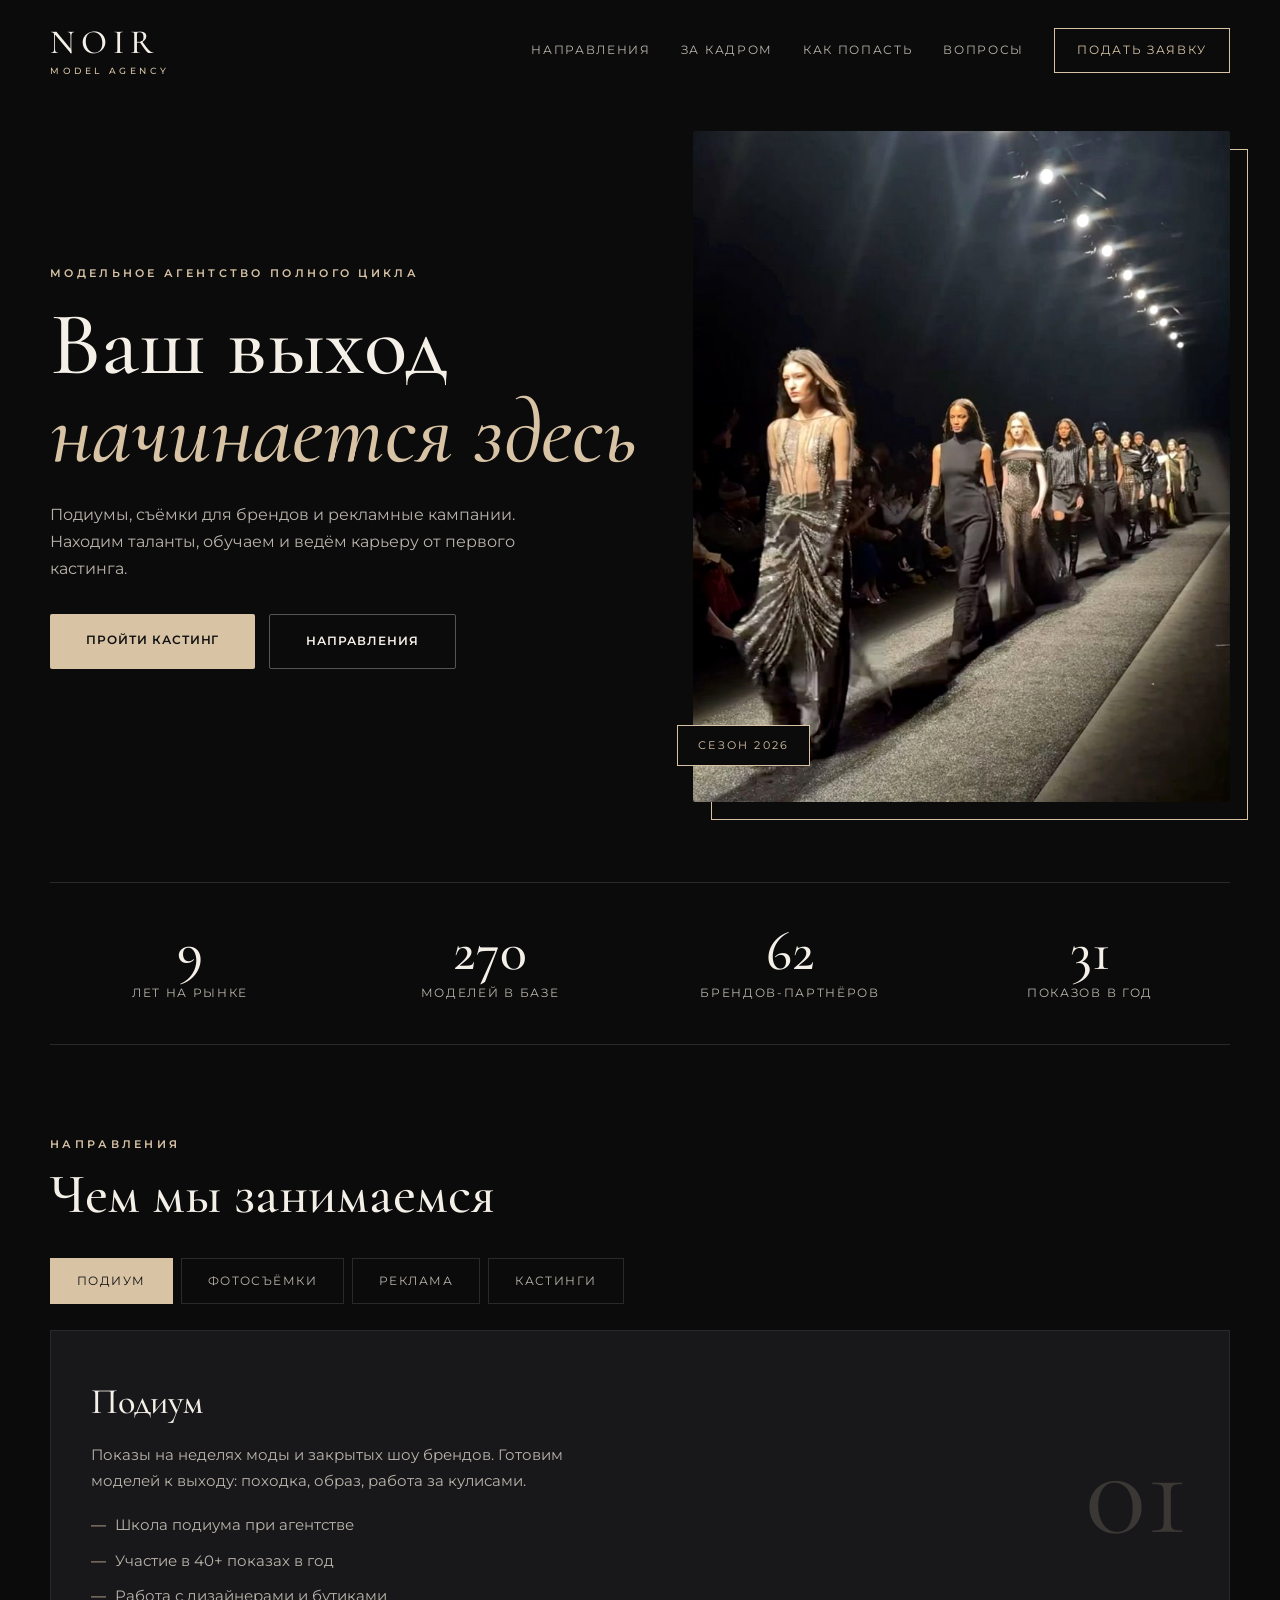
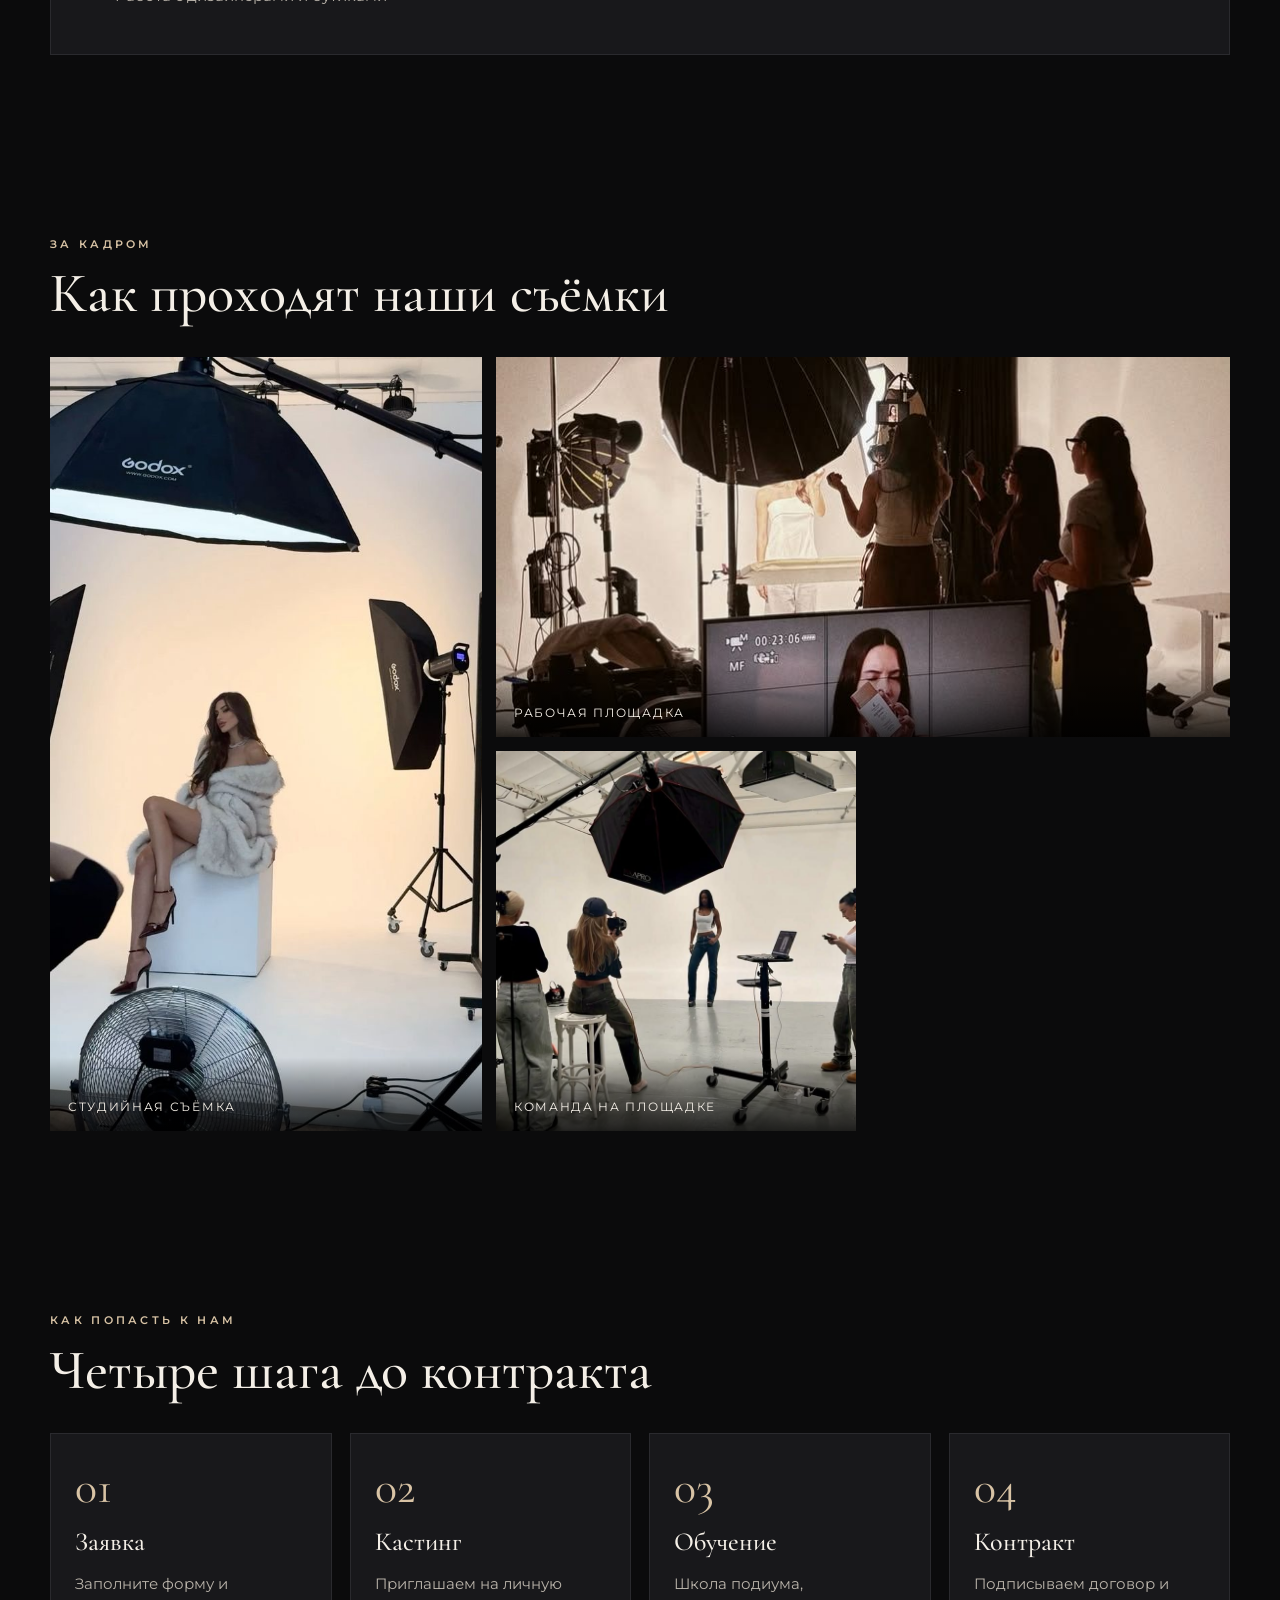
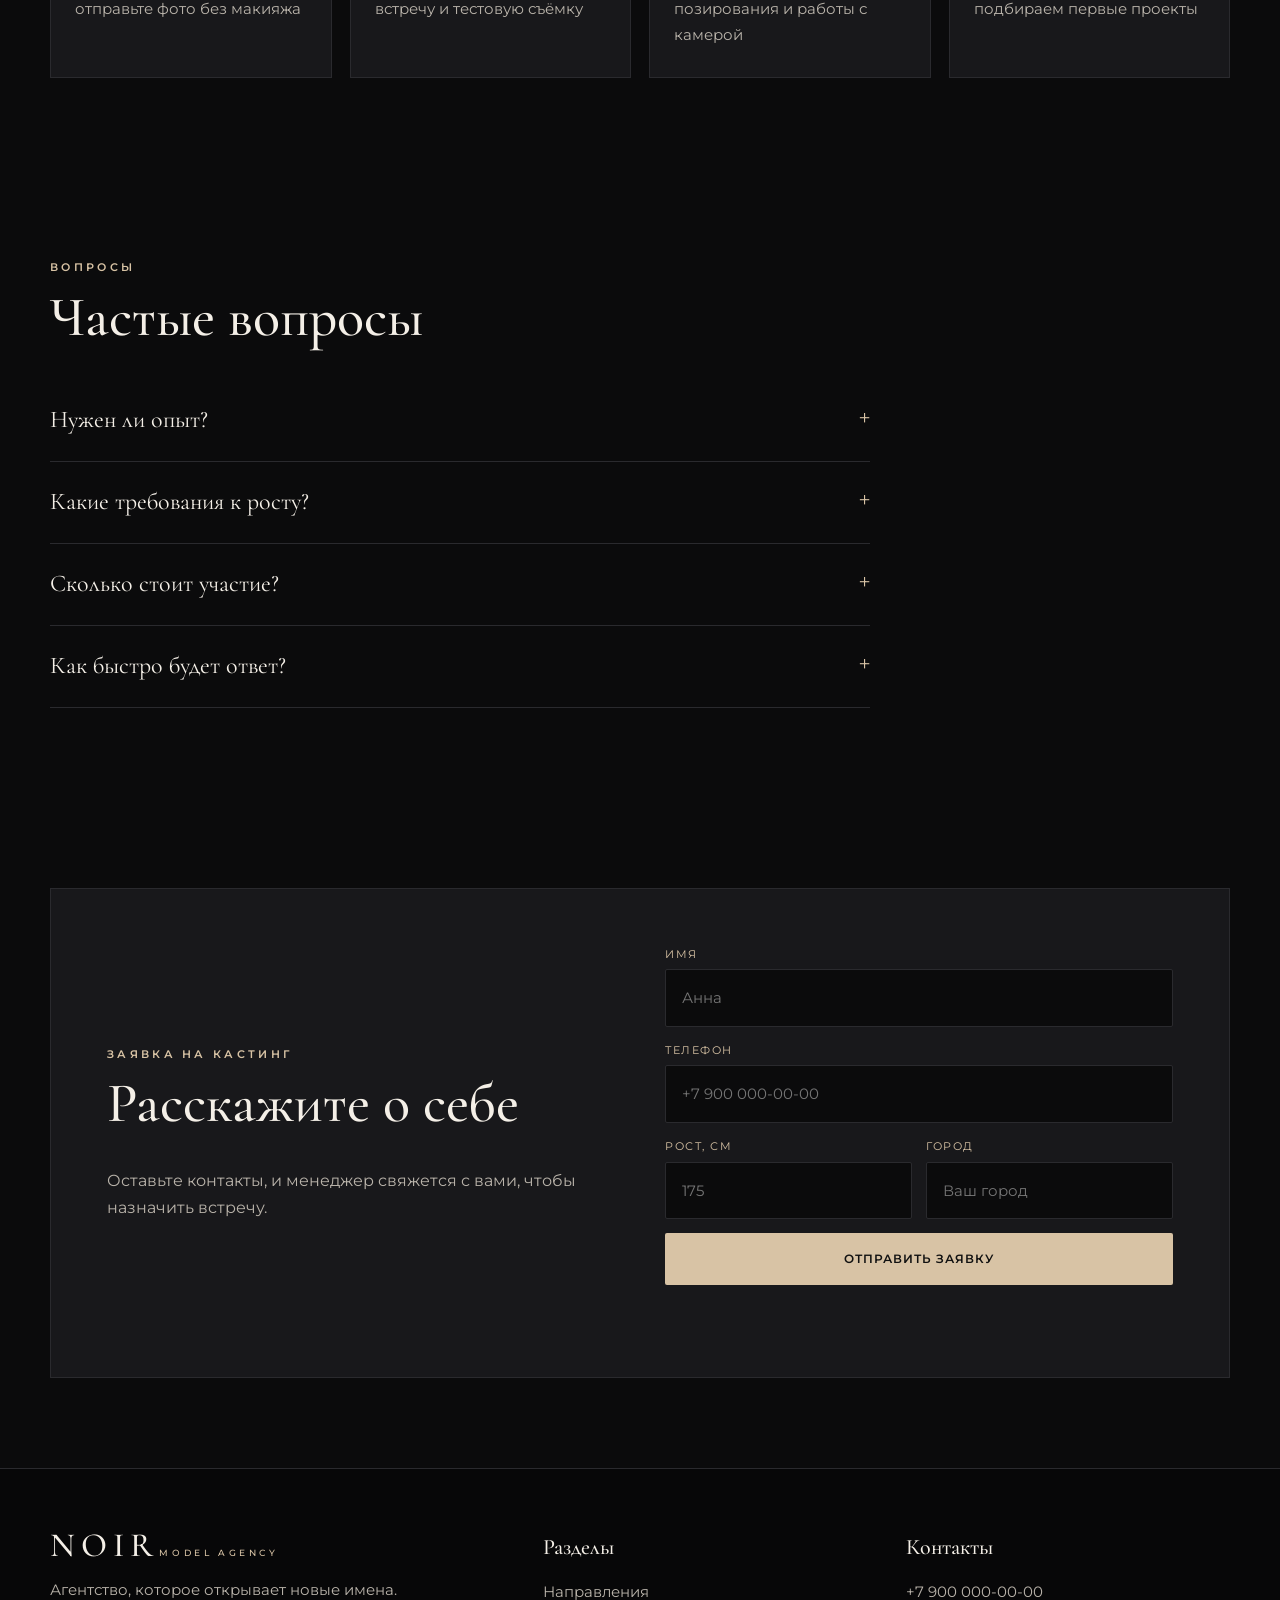
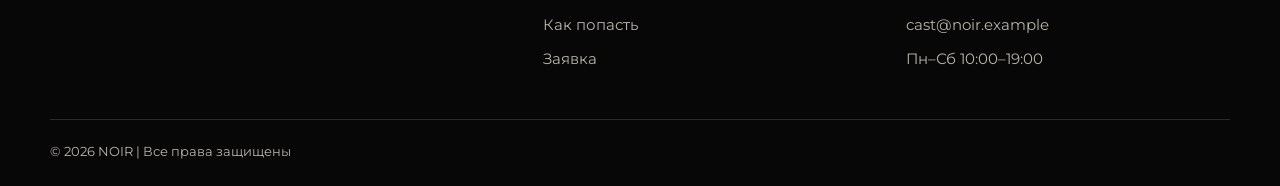
<file: 12-model-agency/index.html>
<!DOCTYPE html>
<html lang="ru">
<head>
<meta charset="UTF-8">
<meta name="viewport" content="width=device-width, initial-scale=1">
<title>NOIR — модельное агентство</title>
<link rel="preconnect" href="https://fonts.googleapis.com">
<link href="https://fonts.googleapis.com/css2?family=Cormorant+Garamond:ital,wght@0,500;0,600;1,500&family=Montserrat:wght@400;500;600&display=swap" rel="stylesheet">
<link rel="stylesheet" href="style.css">
</head>
<body>
<header class="header container">
  <a href="#" class="logo">NOIR<span>model agency</span></a>
  <nav class="nav"><a href="#services">Направления</a><a href="#gallery">За кадром</a><a href="#steps">Как попасть</a><a href="#faq">Вопросы</a><a href="#apply" class="pill">Подать заявку</a></nav>
</header>

<section class="hero container">
  <div class="hero-text">
    <p class="eyebrow">Модельное агентство полного цикла</p>
    <h1>Ваш выход <em>начинается здесь</em></h1>
    <p class="lead">Подиумы, съёмки для брендов и рекламные кампании. Находим таланты, обучаем и ведём карьеру от первого кастинга.</p>
    <div class="actions"><a href="#apply" class="btn">Пройти кастинг</a><a href="#services" class="btn ghost">Направления</a></div>
  </div>
  <div class="hero-img"><img src="images/runway.jpg" alt="Показ мод: модели на подиуме"><span class="tag">Сезон 2026</span></div>
</section>

<section class="stats container">
  <div><b data-to="12">0</b><span>лет на рынке</span></div>
  <div><b data-to="350">0</b><span>моделей в базе</span></div>
  <div><b data-to="80">0</b><span>брендов-партнёров</span></div>
  <div><b data-to="40">0</b><span>показов в год</span></div>
</section>

<section class="section container" id="services">
  <p class="eyebrow">Направления</p><h2>Чем мы занимаемся</h2>
  <div class="tabs" id="tabs">
    <button class="tab active" data-t="runway">Подиум</button><button class="tab" data-t="photo">Фотосъёмки</button><button class="tab" data-t="ads">Реклама</button><button class="tab" data-t="cast">Кастинги</button>
  </div>
  <div class="tabpanel" id="panel"></div>
</section>

<section class="section container" id="gallery">
  <p class="eyebrow">За кадром</p><h2>Как проходят наши съёмки</h2>
  <div class="mosaic">
    <figure class="m1"><img src="images/studio.jpg" alt="Студийная съёмка с софтбоксами"><figcaption>Студийная съёмка</figcaption></figure>
    <figure class="m2"><img src="images/set.jpg" alt="Команда за мониторами на съёмке"><figcaption>Рабочая площадка</figcaption></figure>
    <figure class="m3"><img src="images/team.jpg" alt="Фотограф и команда в студии"><figcaption>Команда на площадке</figcaption></figure>
  </div>
</section>

<section class="section container" id="steps">
  <p class="eyebrow">Как попасть к нам</p><h2>Четыре шага до контракта</h2>
  <div class="steps">
    <article><span>01</span><h3>Заявка</h3><p>Заполните форму и отправьте фото без макияжа</p></article>
    <article><span>02</span><h3>Кастинг</h3><p>Приглашаем на личную встречу и тестовую съёмку</p></article>
    <article><span>03</span><h3>Обучение</h3><p>Школа подиума, позирования и работы с камерой</p></article>
    <article><span>04</span><h3>Контракт</h3><p>Подписываем договор и подбираем первые проекты</p></article>
  </div>
</section>

<section class="section container" id="faq">
  <p class="eyebrow">Вопросы</p><h2>Частые вопросы</h2>
  <div class="faq">
    <details><summary>Нужен ли опыт?</summary><p>Нет. Мы берём новые лица и обучаем в своей школе. Главное — желание и дисциплина.</p></details>
    <details><summary>Какие требования к росту?</summary><p>Для подиума обычно от 172 см у девушек и от 182 см у парней. Для коммерческих съёмок рост не ограничен.</p></details>
    <details><summary>Сколько стоит участие?</summary><p>Кастинг бесплатный. Агентство зарабатывает процент с оплаченных проектов, а не с моделей за вход.</p></details>
    <details><summary>Как быстро будет ответ?</summary><p>Рассматриваем заявки в течение трёх рабочих дней и связываемся по телефону.</p></details>
  </div>
</section>

<section class="section container" id="apply">
  <div class="apply">
    <div><p class="eyebrow">Заявка на кастинг</p><h2>Расскажите о себе</h2><p class="lead">Оставьте контакты, и менеджер свяжется с вами, чтобы назначить встречу.</p></div>
    <form id="form" novalidate>
      <label>Имя<input id="name" type="text" placeholder="Анна" autocomplete="name"></label>
      <label>Телефон<input id="phone" type="tel" placeholder="+7 900 000-00-00" autocomplete="tel"></label>
      <div class="two">
        <label>Рост, см<input id="height" type="number" min="140" max="210" placeholder="175"></label>
        <label>Город<input id="city" type="text" placeholder="Ваш город"></label>
      </div>
      <button class="btn" type="submit">Отправить заявку</button>
      <p class="hint" id="hint"></p>
    </form>
  </div>
</section>

<footer class="footer">
  <div class="container fgrid">
    <div><a href="#" class="logo">NOIR<span>model agency</span></a><p>Агентство, которое открывает новые имена.</p></div>
    <div><h4>Разделы</h4><a href="#services">Направления</a><a href="#steps">Как попасть</a><a href="#apply">Заявка</a></div>
    <div><h4>Контакты</h4><a href="#">+7 900 000-00-00</a><a href="#">cast@noir.example</a><a href="#">Пн–Сб 10:00–19:00</a></div>
  </div>
  <p class="copy container">© 2026 NOIR | Все права защищены</p>
</footer>
<div class="toast" id="toast"></div>
<script src="script.js"></script>
</body>
</html>
</file>
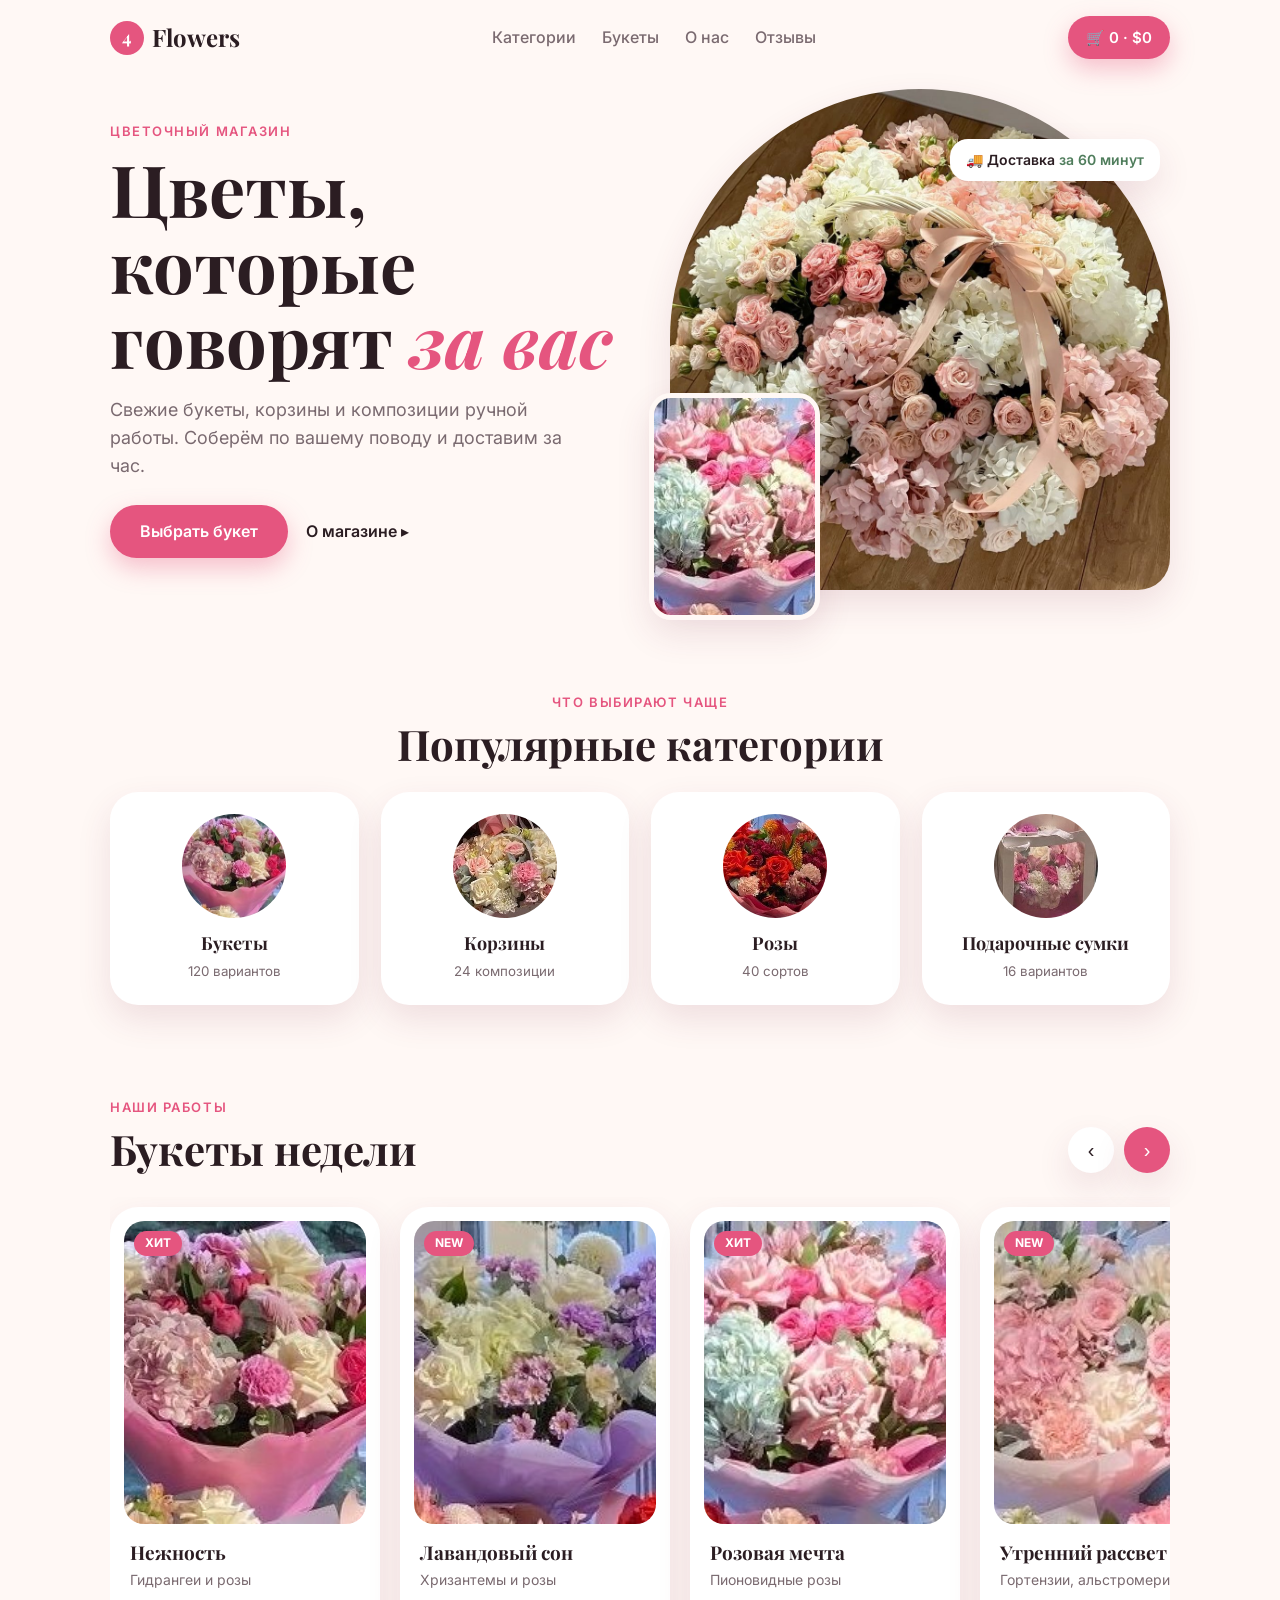
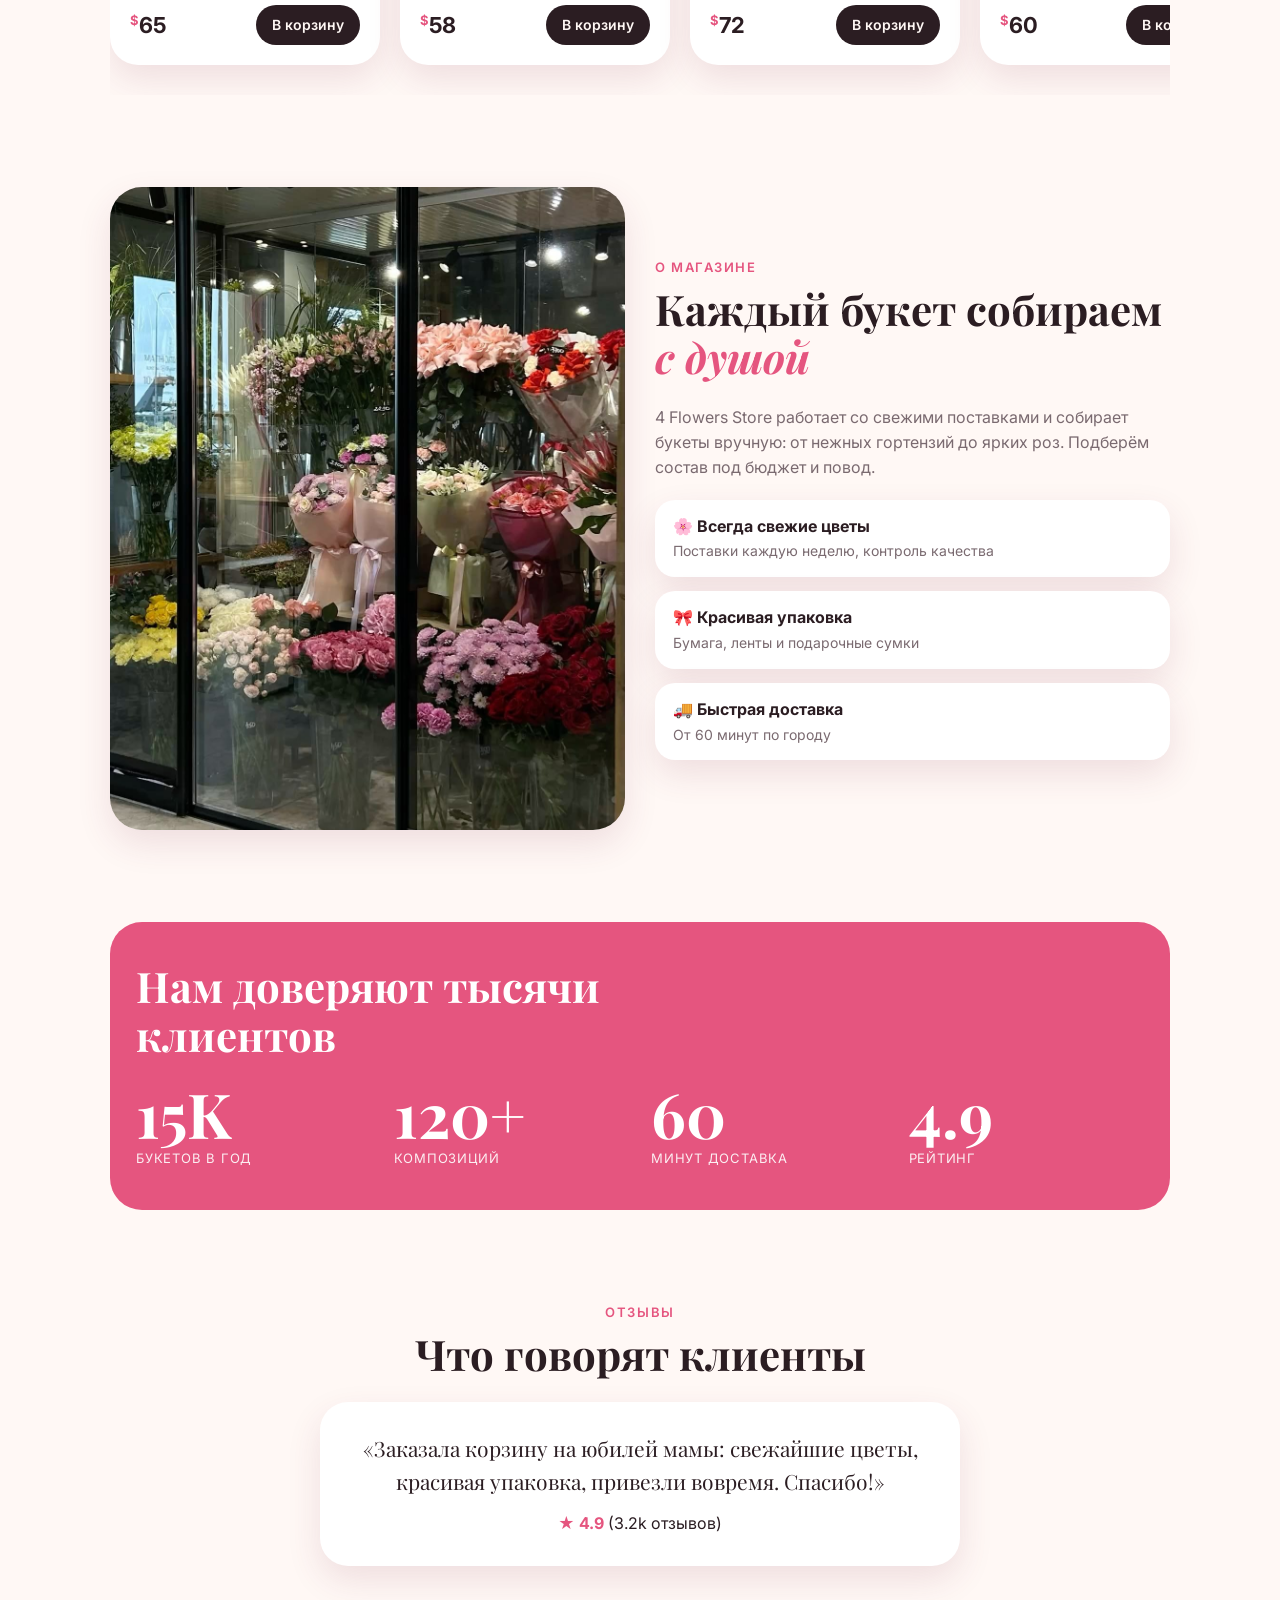
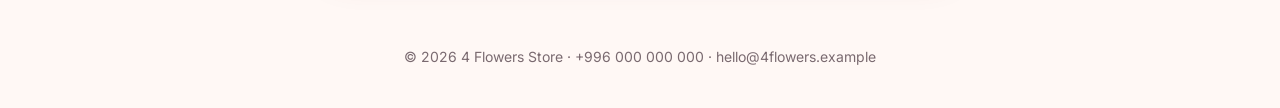
<file: 2-flowers store/index.html>
<!DOCTYPE html>
<html lang="ru">
<head>
<meta charset="utf-8">
<meta name="viewport" content="width=device-width, initial-scale=1, viewport-fit=cover">
<title>4 Flowers Store — цветы и букеты</title>
<link href="https://fonts.googleapis.com/css2?family=Inter:wght@400;500;600&family=Playfair+Display:ital,wght@0,700;1,600&display=swap" rel="stylesheet">
<link rel="stylesheet" href="style.css">
</head>
<body>
<div class="wrap">
<header>
<a class="logo" href="#"><b>4</b> Flowers</a>
<nav><a href="#cat">Категории</a><a href="#shop">Букеты</a><a href="#about">О нас</a><a href="#reviews">Отзывы</a></nav>
<button class="btn sm" id="cart">🛒 0 · $0</button>
</header>
<div class="hero">
<div>
<div class="eyebrow">Цветочный магазин</div>
<h1>Цветы, которые говорят <em>за вас</em></h1>
<p>Свежие букеты, корзины и композиции ручной работы. Соберём по вашему поводу и доставим за час.</p>
<div class="cta"><a class="btn" href="#shop">Выбрать букет</a><a class="t" href="#about">О магазине ▸</a></div>
</div>
<div class="pics"><img class="main" src="images/basket.jpg" alt="Корзина с гортензиями и розами"><img class="small" src="images/b3.jpg" alt="Букет"><div class="float">🚚 Доставка <span>за 60 минут</span></div></div>
</div>
</div>
<div class="wrap">
<section id="cat" class="center"><div class="eyebrow">Что выбирают чаще</div><h2>Популярные категории</h2>
<div class="cats">
<div class="cat"><img src="images/b1.jpg" alt=""><h3>Букеты</h3><small>120 вариантов</small></div>
<div class="cat"><img src="images/k1.jpg" alt=""><h3>Корзины</h3><small>24 композиции</small></div>
<div class="cat"><img src="images/b5.jpg" alt=""><h3>Розы</h3><small>40 сортов</small></div>
<div class="cat"><img src="images/bag.jpg" alt=""><h3>Подарочные сумки</h3><small>16 вариантов</small></div>
</div></section>
<section id="shop"><div class="head"><div><div class="eyebrow">Наши работы</div><h2>Букеты недели</h2></div>
<div class="arrows"><button id="prev" aria-label="Назад">‹</button><button id="next" aria-label="Вперёд">›</button></div></div>
<div class="track" id="track">
<div class="card"><span class="badge">ХИТ</span><img src="images/b1.jpg" alt="Нежность" loading="lazy"><h3>Нежность</h3><p>Гидрангеи и розы</p><div class="pr"><div><sup>$</sup>65</div><button class="add" data-price="65">В корзину</button></div></div>
<div class="card"><span class="badge">NEW</span><img src="images/b2.jpg" alt="Лавандовый сон" loading="lazy"><h3>Лавандовый сон</h3><p>Хризантемы и розы</p><div class="pr"><div><sup>$</sup>58</div><button class="add" data-price="58">В корзину</button></div></div>
<div class="card"><span class="badge">ХИТ</span><img src="images/b3.jpg" alt="Розовая мечта" loading="lazy"><h3>Розовая мечта</h3><p>Пионовидные розы</p><div class="pr"><div><sup>$</sup>72</div><button class="add" data-price="72">В корзину</button></div></div>
<div class="card"><span class="badge">NEW</span><img src="images/b4.jpg" alt="Утренний рассвет" loading="lazy"><h3>Утренний рассвет</h3><p>Гортензии, альстромерии</p><div class="pr"><div><sup>$</sup>60</div><button class="add" data-price="60">В корзину</button></div></div>
<div class="card"><span class="badge">-10%</span><img src="images/b5.jpg" alt="Огонь страсти" loading="lazy"><h3>Огонь страсти</h3><p>Красные розы</p><div class="pr"><div><sup>$</sup>69</div><button class="add" data-price="69">В корзину</button></div></div>
<div class="card"><span class="badge">NEW</span><img src="images/b6.jpg" alt="Белое облако" loading="lazy"><h3>Белое облако</h3><p>Белые розы и гортензии</p><div class="pr"><div><sup>$</sup>64</div><button class="add" data-price="64">В корзину</button></div></div>
<div class="card"><span class="badge">ХИТ</span><img src="images/b7.jpg" alt="Малиновый вечер" loading="lazy"><h3>Малиновый вечер</h3><p>Розы и хризантемы</p><div class="pr"><div><sup>$</sup>75</div><button class="add" data-price="75">В корзину</button></div></div>
<div class="card"><span class="badge">NEW</span><img src="images/b8.jpg" alt="Небесный" loading="lazy"><h3>Небесный</h3><p>Розы в голубой упаковке</p><div class="pr"><div><sup>$</sup>62</div><button class="add" data-price="62">В корзину</button></div></div>
<div class="card"><span class="badge">ХИТ</span><img src="images/k1.jpg" alt="Корзина с розами" loading="lazy"><h3>Корзина с розами</h3><p>Цветы в плетёной корзине</p><div class="pr"><div><sup>$</sup>85</div><button class="add" data-price="85">В корзину</button></div></div>
<div class="card"><span class="badge">-15%</span><img src="images/k2.jpg" alt="Розовые ромашки" loading="lazy"><h3>Розовые ромашки</h3><p>Композиция в коробке</p><div class="pr"><div><sup>$</sup>48</div><button class="add" data-price="48">В корзину</button></div></div>
</div></section>
<section id="about"><div class="about">
<img src="images/shop.jpg" alt="Витрина магазина">
<div><div class="eyebrow">О магазине</div><h2>Каждый букет собираем <em>с душой</em></h2>
<p>4 Flowers Store работает со свежими поставками и собирает букеты вручную: от нежных гортензий до ярких роз. Подберём состав под бюджет и повод.</p>
<div class="feat"><div><b>🌸 Всегда свежие цветы</b><span>Поставки каждую неделю, контроль качества</span></div><div><b>🎀 Красивая упаковка</b><span>Бумага, ленты и подарочные сумки</span></div><div><b>🚚 Быстрая доставка</b><span>От 60 минут по городу</span></div></div></div>
</div></section>
<section><div class="band"><h2>Нам доверяют тысячи клиентов</h2>
<div class="nums"><div><b>15K</b><span>Букетов в год</span></div><div><b>120+</b><span>Композиций</span></div><div><b>60</b><span>Минут доставка</span></div><div><b>4.9</b><span>Рейтинг</span></div></div></div></section>
<section id="reviews" class="center"><div class="eyebrow">Отзывы</div><h2>Что говорят клиенты</h2>
<div class="quote"><p>«Заказала корзину на юбилей мамы: свежайшие цветы, красивая упаковка, привезли вовремя. Спасибо!»</p><b>★ 4.9</b> (3.2k отзывов)</div></section>
</div>
<footer>© 2026 4 Flowers Store · +996 000 000 000 · hello@4flowers.example</footer>
<script src="script.js"></script>
</body>
</html>
</file>
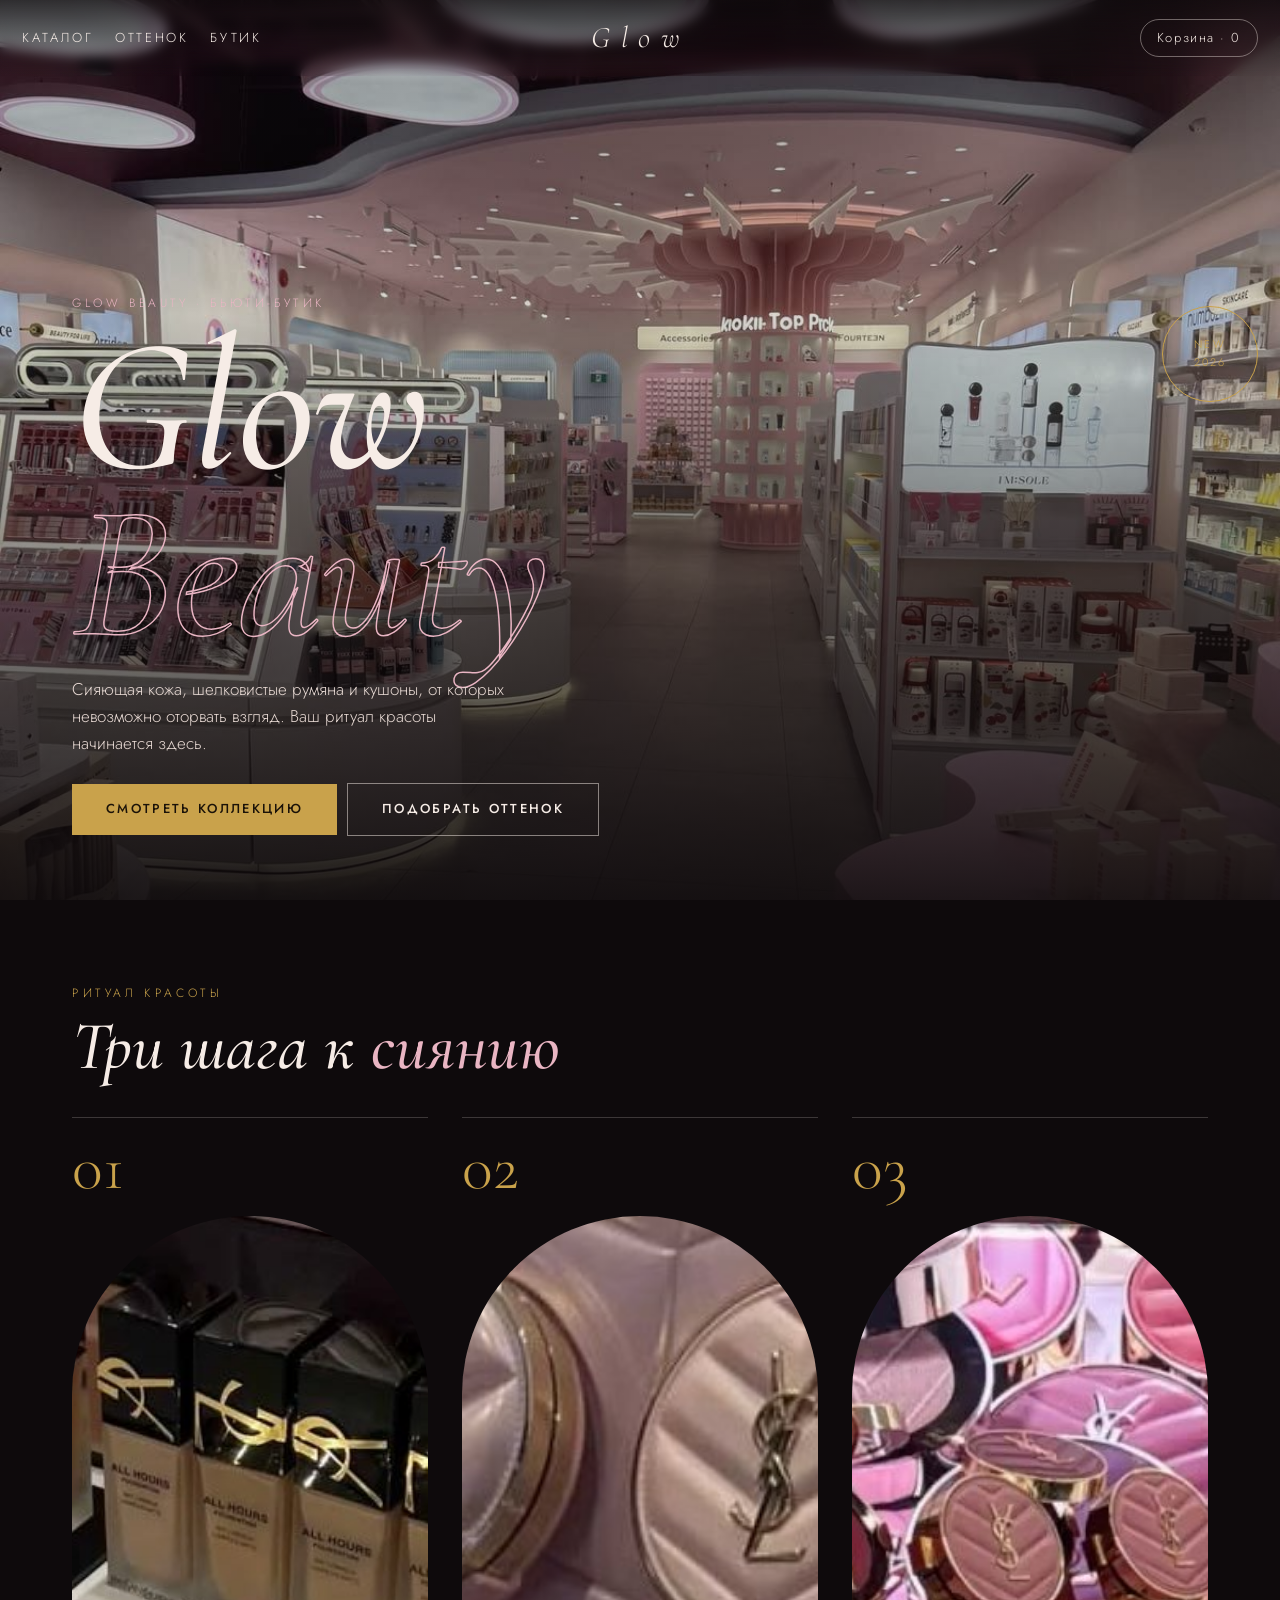
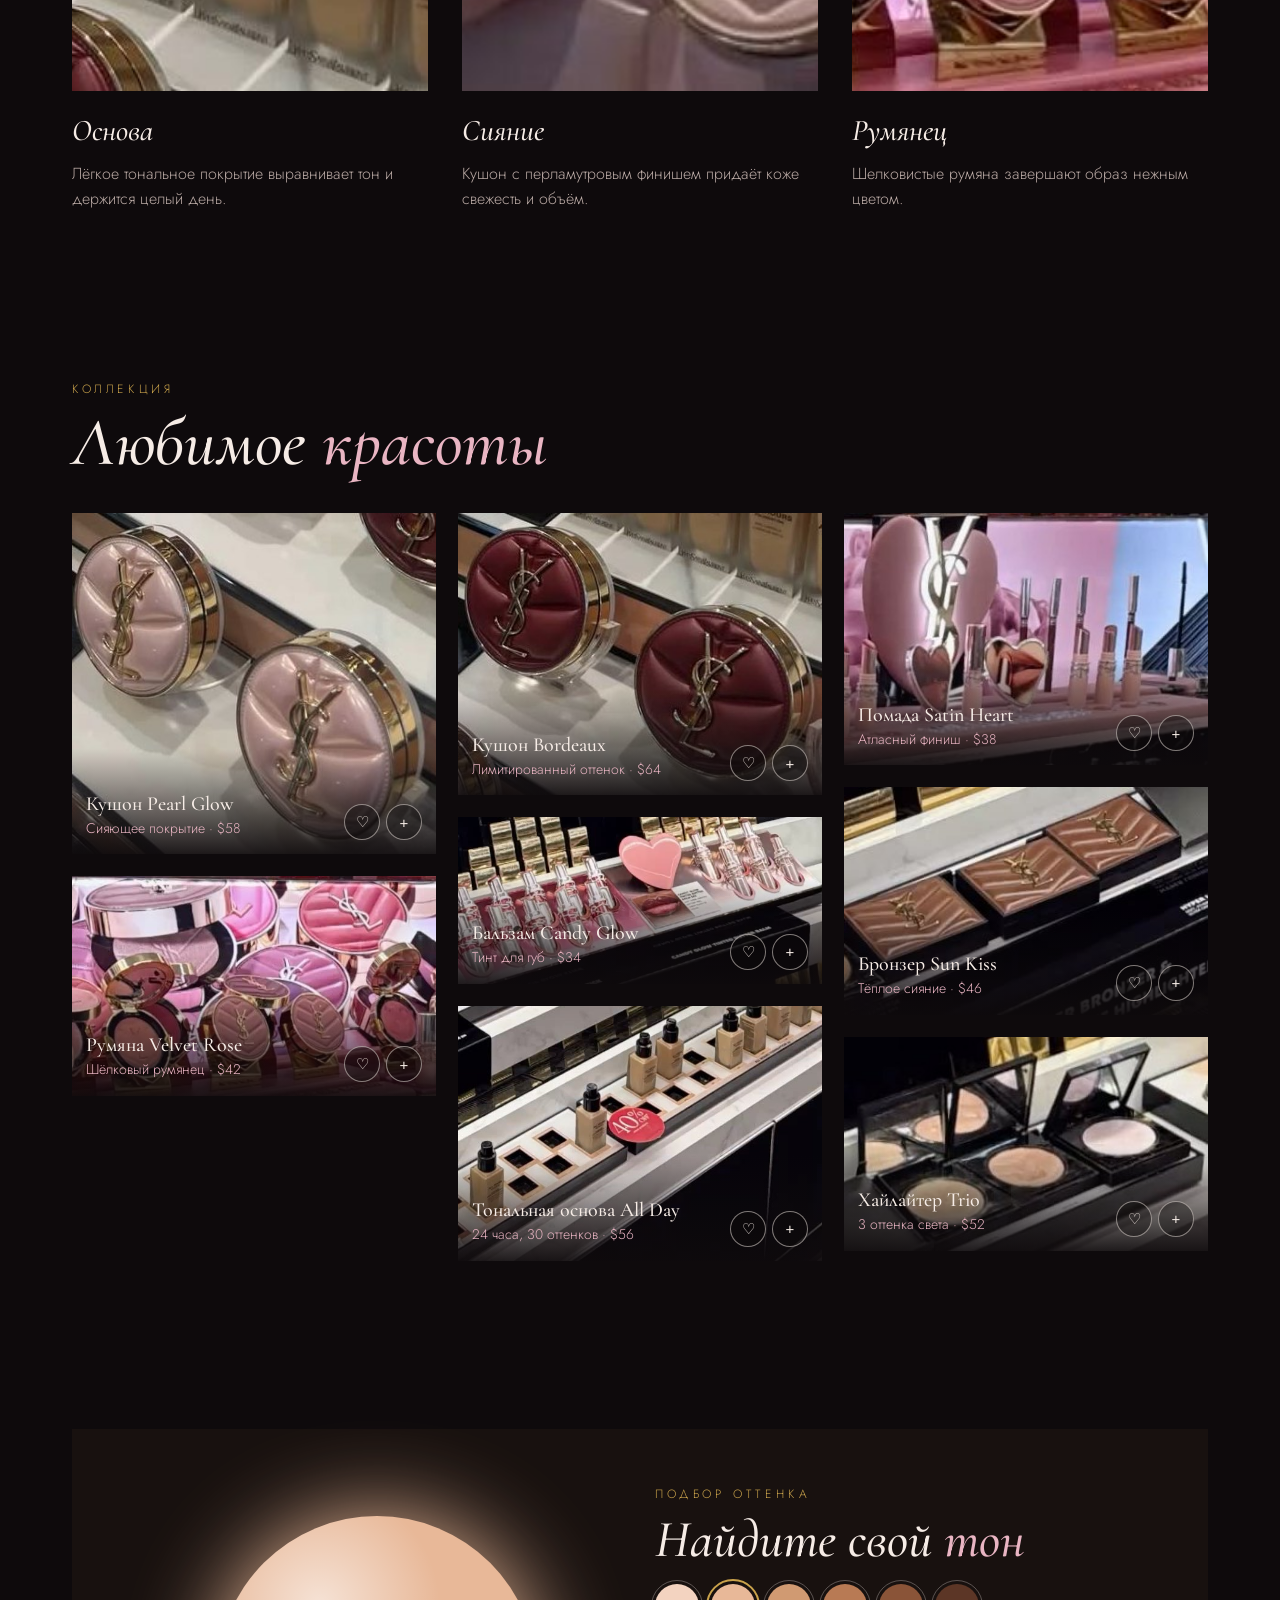
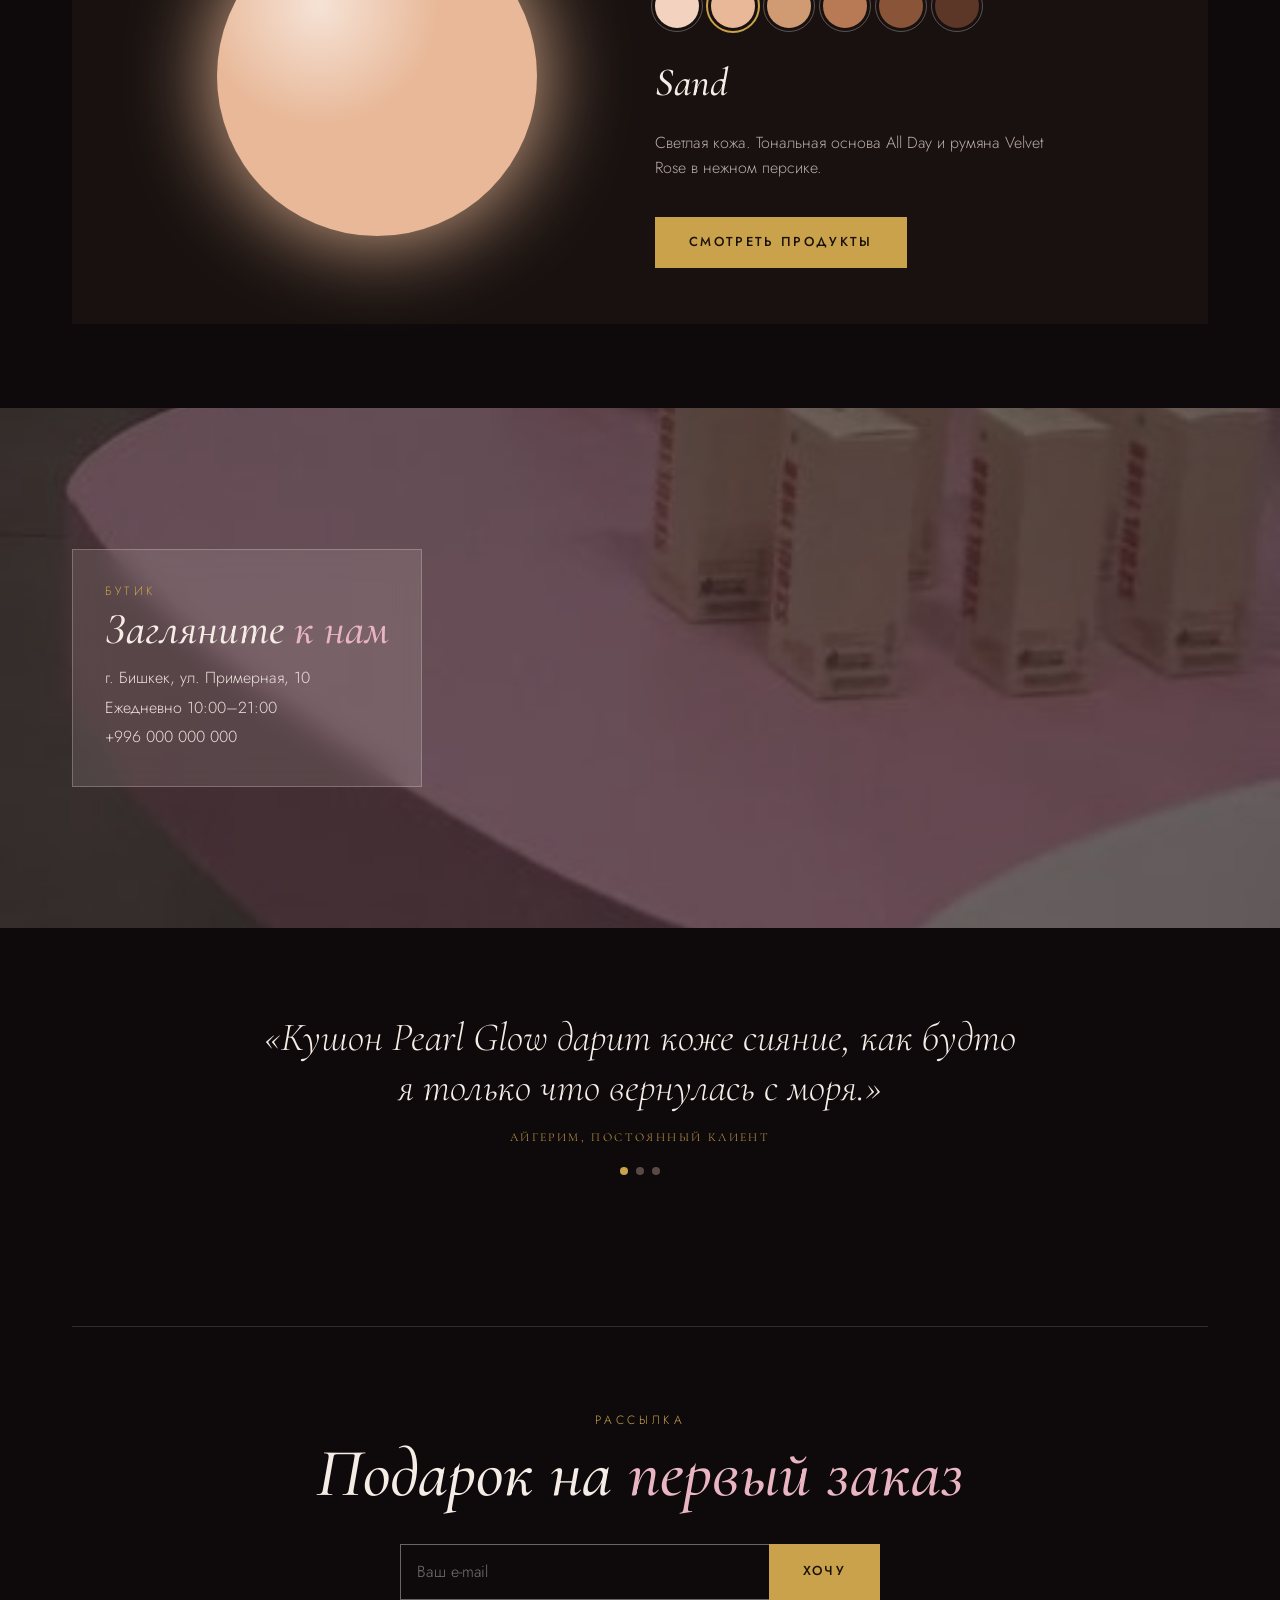
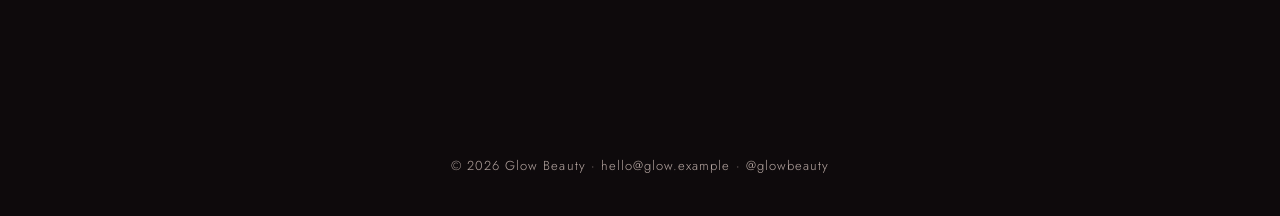
<file: 3-glow/index.html>
<!DOCTYPE html>
<html lang="ru">
<head>
<meta charset="utf-8">
<meta name="viewport" content="width=device-width, initial-scale=1, viewport-fit=cover">
<title>Glow Beauty — косметика и сияние</title>
<link href="https://fonts.googleapis.com/css2?family=Cormorant+Garamond:ital,wght@0,500;1,500&family=Jost:wght@300;400;500&display=swap" rel="stylesheet">
<link rel="stylesheet" href="style.css">
</head>
<body>
<header class="nav">
<div class="links"><a href="#shop">Каталог</a><a href="#shade">Оттенок</a><a href="#boutique">Бутик</a></div>
<a class="logo" href="#">Glow</a>
<button class="bag" id="bag">Корзина · 0</button>
</header>
<div class="hero">
<div class="badge"><i>New<br>2026</i></div>
<div class="in">
<div class="kicker">Glow Beauty · бьюти-бутик</div>
<h1>Glow<br><span>Beauty</span></h1>
<p>Сияющая кожа, шелковистые румяна и кушоны, от которых невозможно оторвать взгляд. Ваш ритуал красоты начинается здесь.</p>
<a class="btn" href="#shop">Смотреть коллекцию</a><a class="btn ghost" href="#shade">Подобрать оттенок</a>
</div>
</div>
<div class="wrap">
<section id="ritual"><div class="eyebrow">Ритуал красоты</div><h2>Три шага к <em>сиянию</em></h2>
<div class="ritual">
<div class="step"><div class="n">01</div><img src="images/found-b.jpg" alt=""><h3>Основа</h3><p>Лёгкое тональное покрытие выравнивает тон и держится целый день.</p></div>
<div class="step"><div class="n">02</div><img src="images/cush-top.jpg" alt=""><h3>Сияние</h3><p>Кушон с перламутровым финишем придаёт коже свежесть и объём.</p></div>
<div class="step"><div class="n">03</div><img src="images/blush.jpg" alt=""><h3>Румянец</h3><p>Шелковистые румяна завершают образ нежным цветом.</p></div>
</div></section>
<section id="shop"><div class="eyebrow">Коллекция</div><h2>Любимое <em>красоты</em></h2>
<div class="masonry">
<figure class="pc"><img src="images/cush-pink.jpg" alt="Кушон Pearl Glow" loading="lazy"><figcaption class="cap"><div><h3>Кушон Pearl Glow</h3><small>Сияющее покрытие · $58</small></div><div class="acts"><button class="heart" aria-label="В избранное">♡</button><button class="add" aria-label="В корзину">+</button></div></figcaption></figure>
<figure class="pc"><img src="images/blush.jpg" alt="Румяна Velvet Rose" loading="lazy"><figcaption class="cap"><div><h3>Румяна Velvet Rose</h3><small>Шёлковый румянец · $42</small></div><div class="acts"><button class="heart" aria-label="В избранное">♡</button><button class="add" aria-label="В корзину">+</button></div></figcaption></figure>
<figure class="pc"><img src="images/cush-red.jpg" alt="Кушон Bordeaux" loading="lazy"><figcaption class="cap"><div><h3>Кушон Bordeaux</h3><small>Лимитированный оттенок · $64</small></div><div class="acts"><button class="heart" aria-label="В избранное">♡</button><button class="add" aria-label="В корзину">+</button></div></figcaption></figure>
<figure class="pc"><img src="images/candy.jpg" alt="Бальзам Candy Glow" loading="lazy"><figcaption class="cap"><div><h3>Бальзам Candy Glow</h3><small>Тинт для губ · $34</small></div><div class="acts"><button class="heart" aria-label="В избранное">♡</button><button class="add" aria-label="В корзину">+</button></div></figcaption></figure>
<figure class="pc"><img src="images/foundation.jpg" alt="Тональная основа All Day" loading="lazy"><figcaption class="cap"><div><h3>Тональная основа All Day</h3><small>24 часа, 30 оттенков · $56</small></div><div class="acts"><button class="heart" aria-label="В избранное">♡</button><button class="add" aria-label="В корзину">+</button></div></figcaption></figure>
<figure class="pc"><img src="images/hearts.jpg" alt="Помада Satin Heart" loading="lazy"><figcaption class="cap"><div><h3>Помада Satin Heart</h3><small>Атласный финиш · $38</small></div><div class="acts"><button class="heart" aria-label="В избранное">♡</button><button class="add" aria-label="В корзину">+</button></div></figcaption></figure>
<figure class="pc"><img src="images/bronzer.jpg" alt="Бронзер Sun Kiss" loading="lazy"><figcaption class="cap"><div><h3>Бронзер Sun Kiss</h3><small>Тёплое сияние · $46</small></div><div class="acts"><button class="heart" aria-label="В избранное">♡</button><button class="add" aria-label="В корзину">+</button></div></figcaption></figure>
<figure class="pc"><img src="images/trio.jpg" alt="Хайлайтер Trio" loading="lazy"><figcaption class="cap"><div><h3>Хайлайтер Trio</h3><small>3 оттенка света · $52</small></div><div class="acts"><button class="heart" aria-label="В избранное">♡</button><button class="add" aria-label="В корзину">+</button></div></figcaption></figure>
</div></section>
<section id="shade"><div class="shade">
<div class="orb" id="orb" style="--tone:#e8b898"></div>
<div><div class="eyebrow">Подбор оттенка</div><h2 style="font-size:clamp(32px,6vw,52px);margin-bottom:18px">Найдите свой <em>тон</em></h2>
<div class="swatches" id="sw"></div>
<h3 id="shName">Sand</h3><p id="shDesc"></p>
<a class="btn" href="#shop" style="margin-top:20px">Смотреть продукты</a></div>
</div></section>
</div>
<div class="boutique" id="boutique"><div class="glass"><div class="eyebrow">Бутик</div><h2>Загляните <em>к нам</em></h2><p>г. Бишкек, ул. Примерная, 10</p><p>Ежедневно 10:00–21:00</p><p>+996 000 000 000</p></div></div>
<div class="wrap">
<section><div class="quotes">
<blockquote>«Кушон Pearl Glow дарит коже сияние, как будто я только что вернулась с моря.»<cite>Айгерим, постоянный клиент</cite></blockquote>
<blockquote>«Помогли подобрать идеальный тон за пять минут. Румяна просто мечта!»<cite>Диана, 28 лет</cite></blockquote>
<blockquote>«Самый красивый магазин: хочется остаться там на весь день.»<cite>Мадина, блогер</cite></blockquote>
<div class="dots"><i></i><i></i><i></i></div></div></section>
<section class="news"><div class="eyebrow">Рассылка</div><h2>Подарок на <em>первый заказ</em></h2>
<form id="nf"><input type="email" required placeholder="Ваш e-mail"><button class="btn" type="submit">Хочу</button></form><div class="msg" id="nm"></div></section>
</div>
<footer>© 2026 Glow Beauty · hello@glow.example · @glowbeauty</footer>
<script src="script.js"></script>
</body>
</html>
</file>
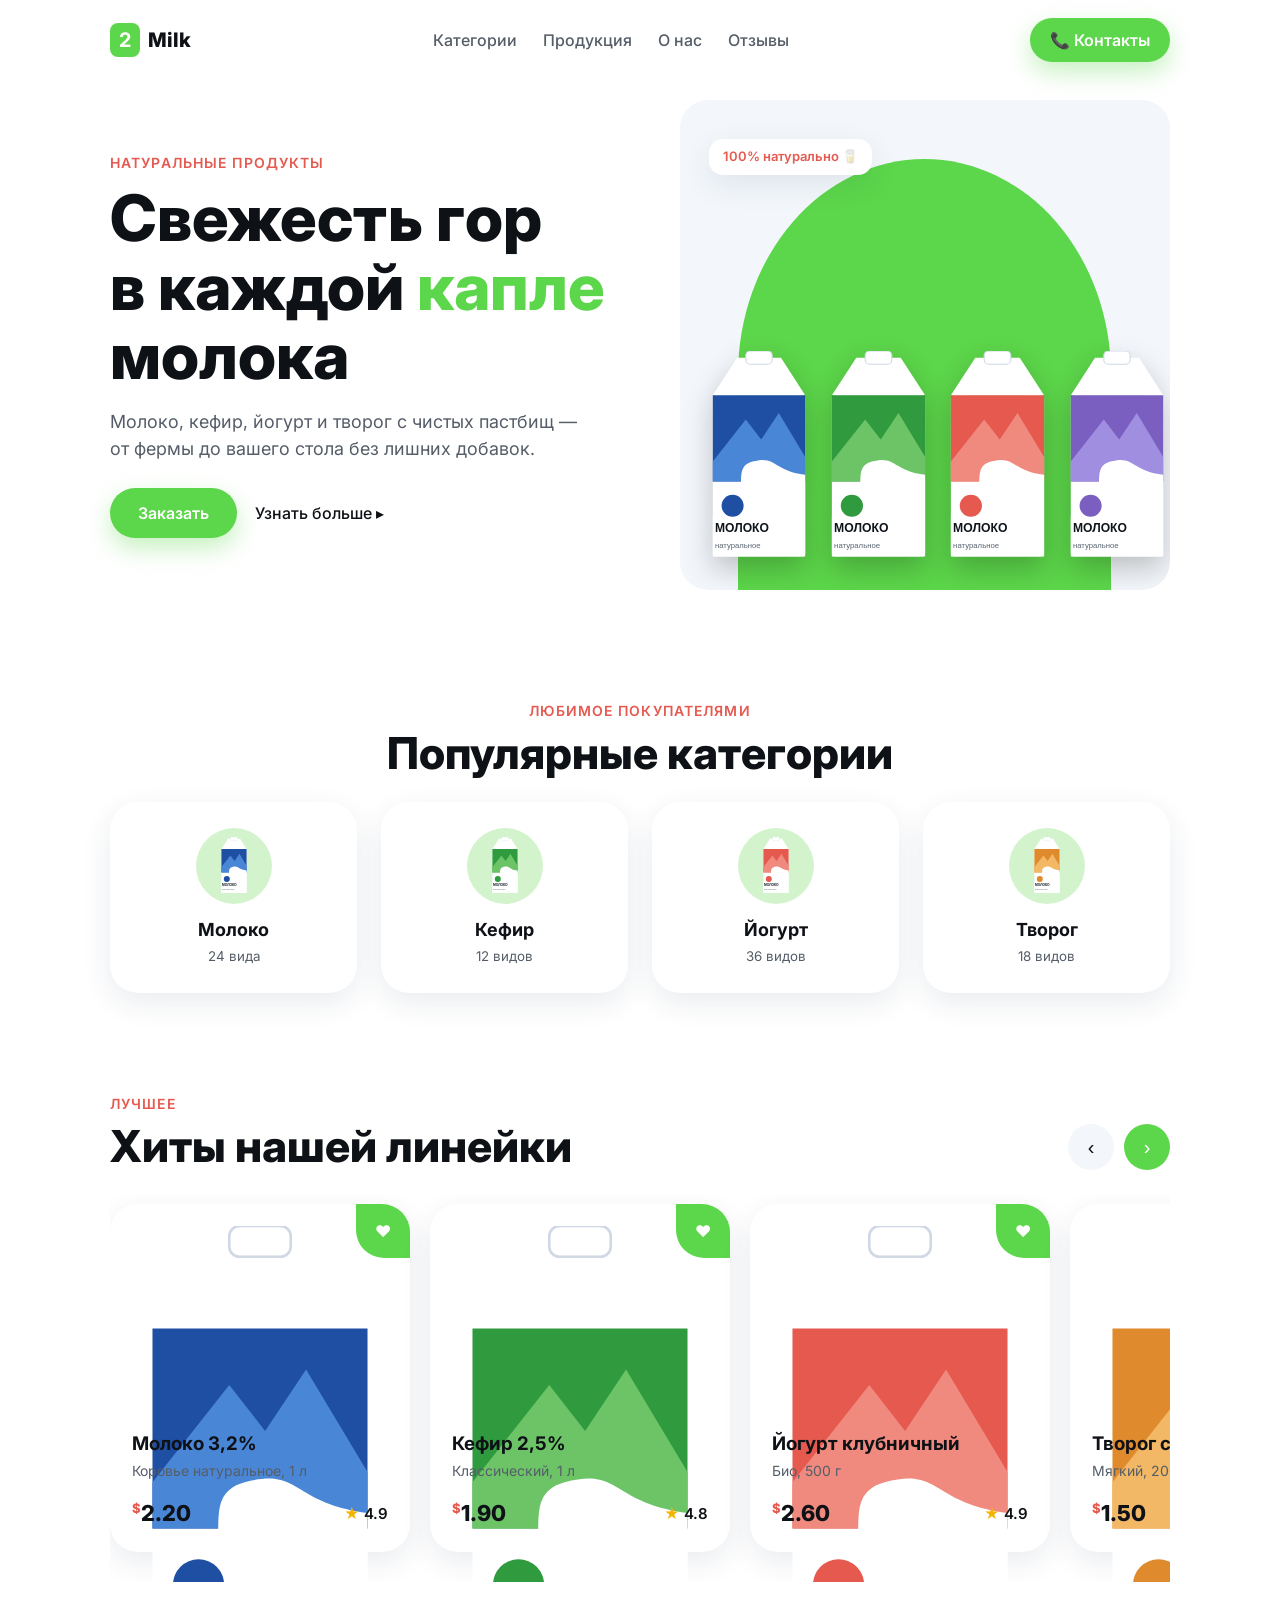
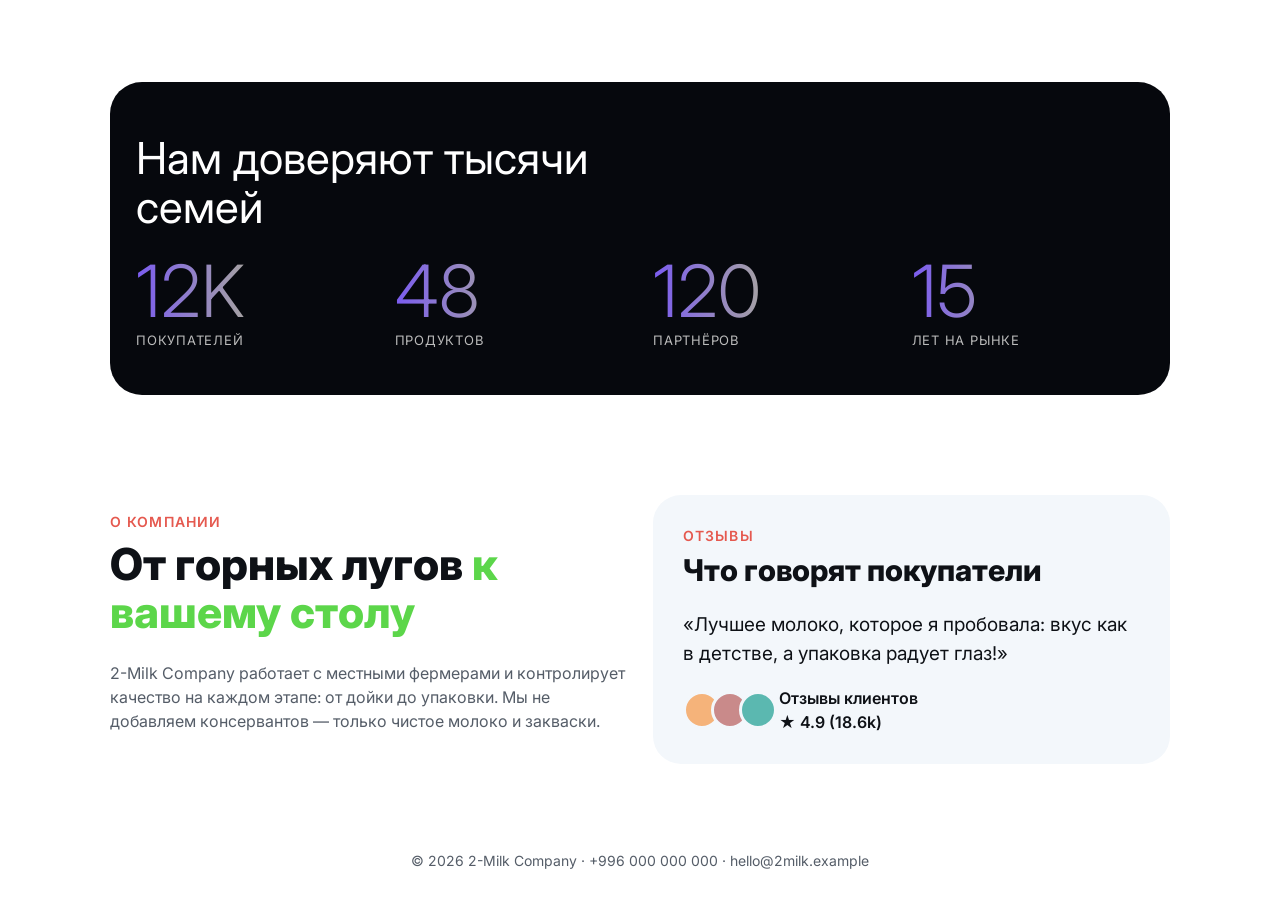
<file: 4-milk company/index.html>
<!DOCTYPE html>
<html lang="ru">
<head>
<meta charset="utf-8">
<meta name="viewport" content="width=device-width, initial-scale=1, viewport-fit=cover">
<title>2-Milk Company — натуральные молочные продукты</title>
<link href="https://fonts.googleapis.com/css2?family=Inter:wght@400;500;600;800&display=swap" rel="stylesheet">
<link rel="stylesheet" href="style.css">
</head>
<body>

<div class="wrap">
<header>
<a class="logo" href="#"><b>2</b> Milk</a>
<nav><a href="#cat">Категории</a><a href="#menu">Продукция</a><a href="#about">О нас</a><a href="#reviews">Отзывы</a></nav>
<a class="btn" href="#contact" style="padding:10px 20px">📞 Контакты</a>
</header>

<div class="hero">
<div>
<div class="eyebrow">Натуральные продукты</div>
<h1>Свежесть гор в&nbsp;каждой <em>капле</em> молока</h1>
<p>Молоко, кефир, йогурт и творог с&nbsp;чистых пастбищ — от фермы до вашего стола без лишних добавок.</p>
<div class="cta"><a class="btn" href="#menu">Заказать</a><a class="t" href="#about">Узнать больше ▸</a></div>
</div>
<div class="art"><div class="circle"></div><div class="tag">100% натурально 🥛</div>
<div class="row">
<img src="images/pack-blue.svg" alt="Упаковка">
<img src="images/pack-green.svg" alt="Упаковка">
<img src="images/pack-red.svg" alt="Упаковка">
<img src="images/pack-purple.svg" alt="Упаковка">
</div></div>
</div>

<section id="cat" class="center">
<div class="eyebrow">Любимое покупателями</div>
<h2>Популярные категории</h2>
<div class="cats">
<div class="cat"><div class="ic"><img src="images/pack-blue.svg" alt="Упаковка"></div><h3>Молоко</h3><small>24 вида</small></div>
<div class="cat"><div class="ic"><img src="images/pack-green.svg" alt="Упаковка"></div><h3>Кефир</h3><small>12 видов</small></div>
<div class="cat"><div class="ic"><img src="images/pack-red.svg" alt="Упаковка"></div><h3>Йогурт</h3><small>36 видов</small></div>
<div class="cat"><div class="ic"><img src="images/pack-orange.svg" alt="Упаковка"></div><h3>Творог</h3><small>18 видов</small></div>
</div>
</section>

<section id="menu">
<div class="head"><div><div class="eyebrow">Лучшее</div><h2>Хиты нашей линейки</h2></div>
<div class="arrows"><button id="prev" aria-label="Назад">‹</button><button id="next" aria-label="Вперёд">›</button></div></div>
<div class="track" id="track">
<div class="card"><div class="heart">♥</div><div class="pic"><img src="images/pack-blue.svg" alt="Упаковка"></div><h3>Молоко 3,2%</h3><p>Коровье натуральное, 1 л</p><div class="pr"><div><sup>$</sup>2.20</div><span>4.9</span></div></div>
<div class="card"><div class="heart">♥</div><div class="pic"><img src="images/pack-green.svg" alt="Упаковка"></div><h3>Кефир 2,5%</h3><p>Классический, 1 л</p><div class="pr"><div><sup>$</sup>1.90</div><span>4.8</span></div></div>
<div class="card"><div class="heart">♥</div><div class="pic"><img src="images/pack-red.svg" alt="Упаковка"></div><h3>Йогурт клубничный</h3><p>Био, 500 г</p><div class="pr"><div><sup>$</sup>2.60</div><span>4.9</span></div></div>
<div class="card"><div class="heart">♥</div><div class="pic"><img src="images/pack-orange.svg" alt="Упаковка"></div><h3>Творог с курагой</h3><p>Мягкий, 200 г</p><div class="pr"><div><sup>$</sup>1.50</div><span>4.7</span></div></div>
</div>
</section>

<section><div class="stats"><h2>Нам доверяют тысячи семей</h2>
<div class="nums"><div><b>12K</b><span>Покупателей</span></div><div><b>48</b><span>Продуктов</span></div><div><b>120</b><span>Партнёров</span></div><div><b>15</b><span>Лет на рынке</span></div></div></div></section>

<section id="about"><div class="about">
<div><div class="eyebrow">О компании</div><h2>От горных лугов <em>к вашему столу</em></h2>
<p>2-Milk Company работает с местными фермерами и контролирует качество на каждом этапе: от дойки до упаковки. Мы не добавляем консервантов — только чистое молоко и закваски.</p></div>
<div id="reviews" class="quote"><div class="eyebrow">Отзывы</div><h2 style="font-size:30px">Что говорят покупатели</h2>
<p>«Лучшее молоко, которое я пробовала: вкус как в детстве, а упаковка радует глаз!»</p>
<div class="rate"><div class="av"><i style="background:#f5b37a"></i><i style="background:#c98a8a"></i><i style="background:#5bb8b0"></i></div><div>Отзывы клиентов<br>★ 4.9 (18.6k)</div></div></div>
</div></section>
</div>
<footer id="contact">© 2026 2-Milk Company · +996 000 000 000 · hello@2milk.example</footer>
<script src="script.js"></script>
</body>
</html>
</file>
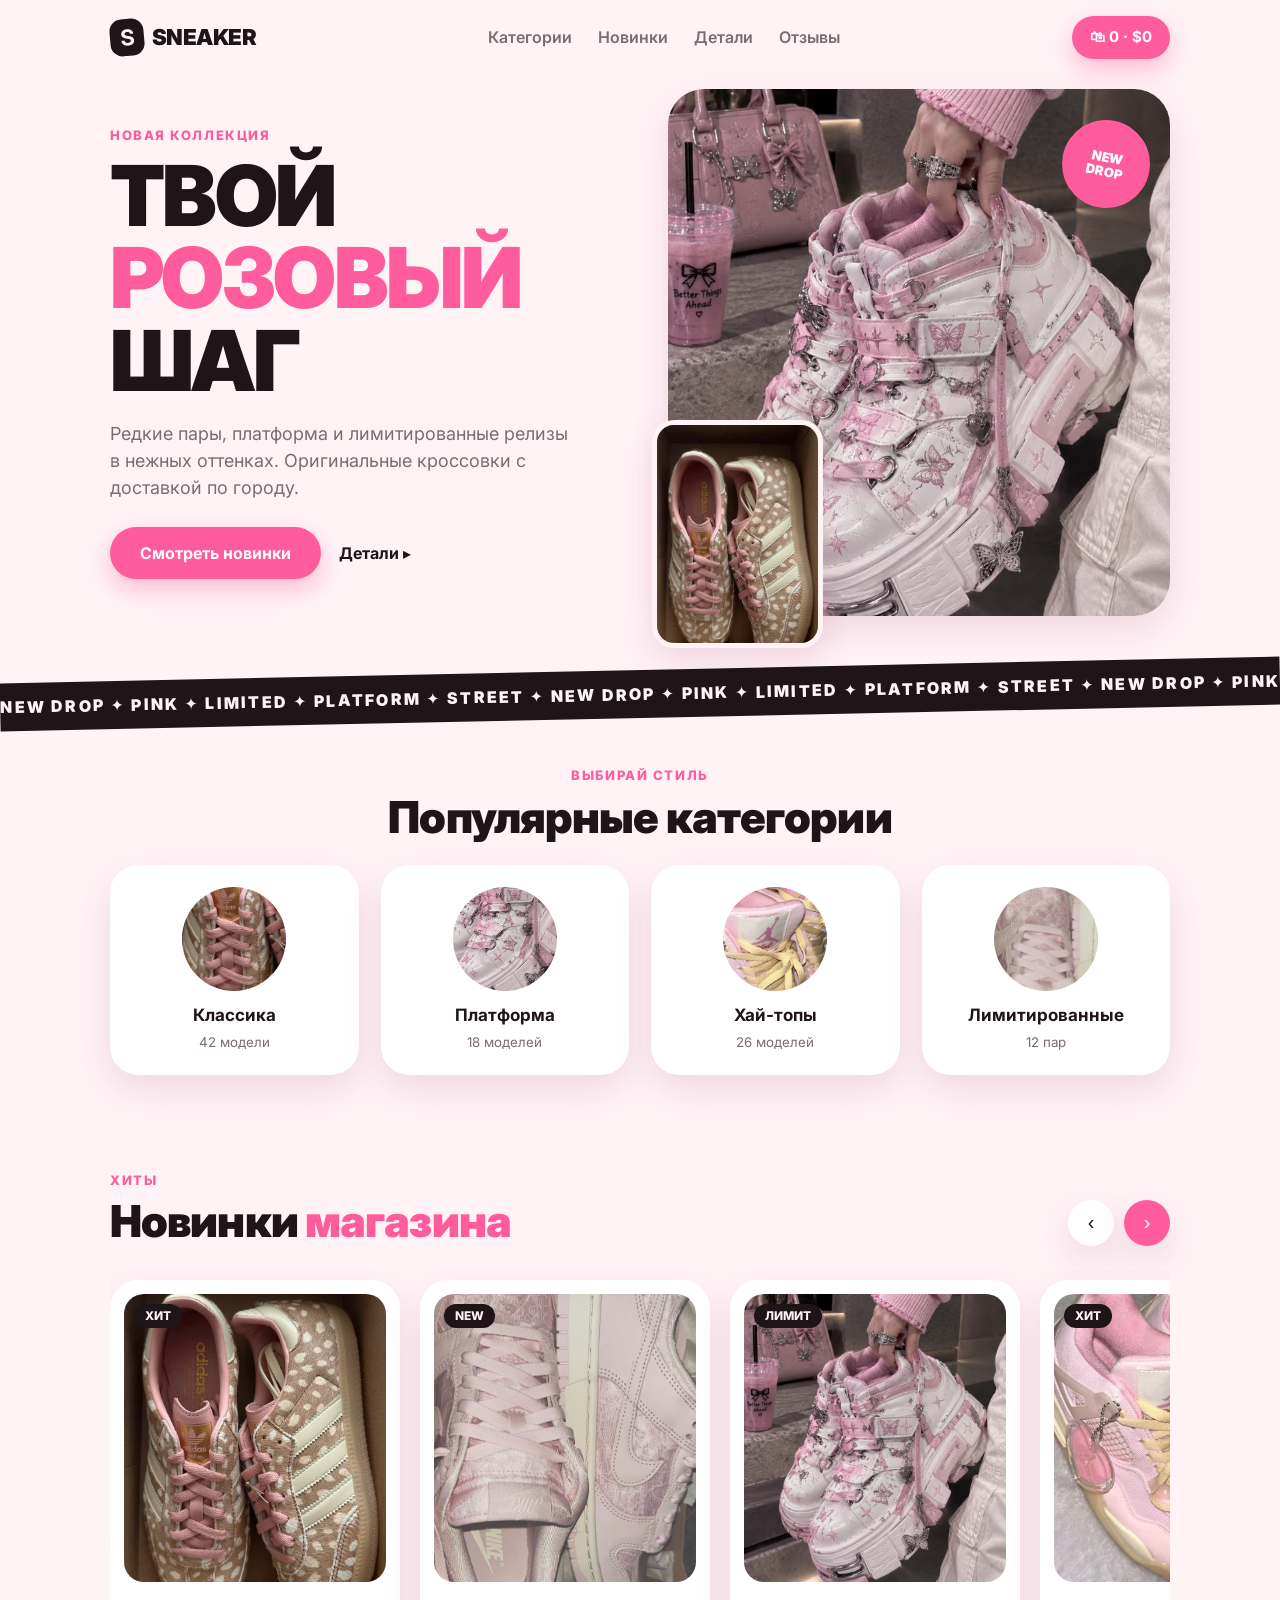
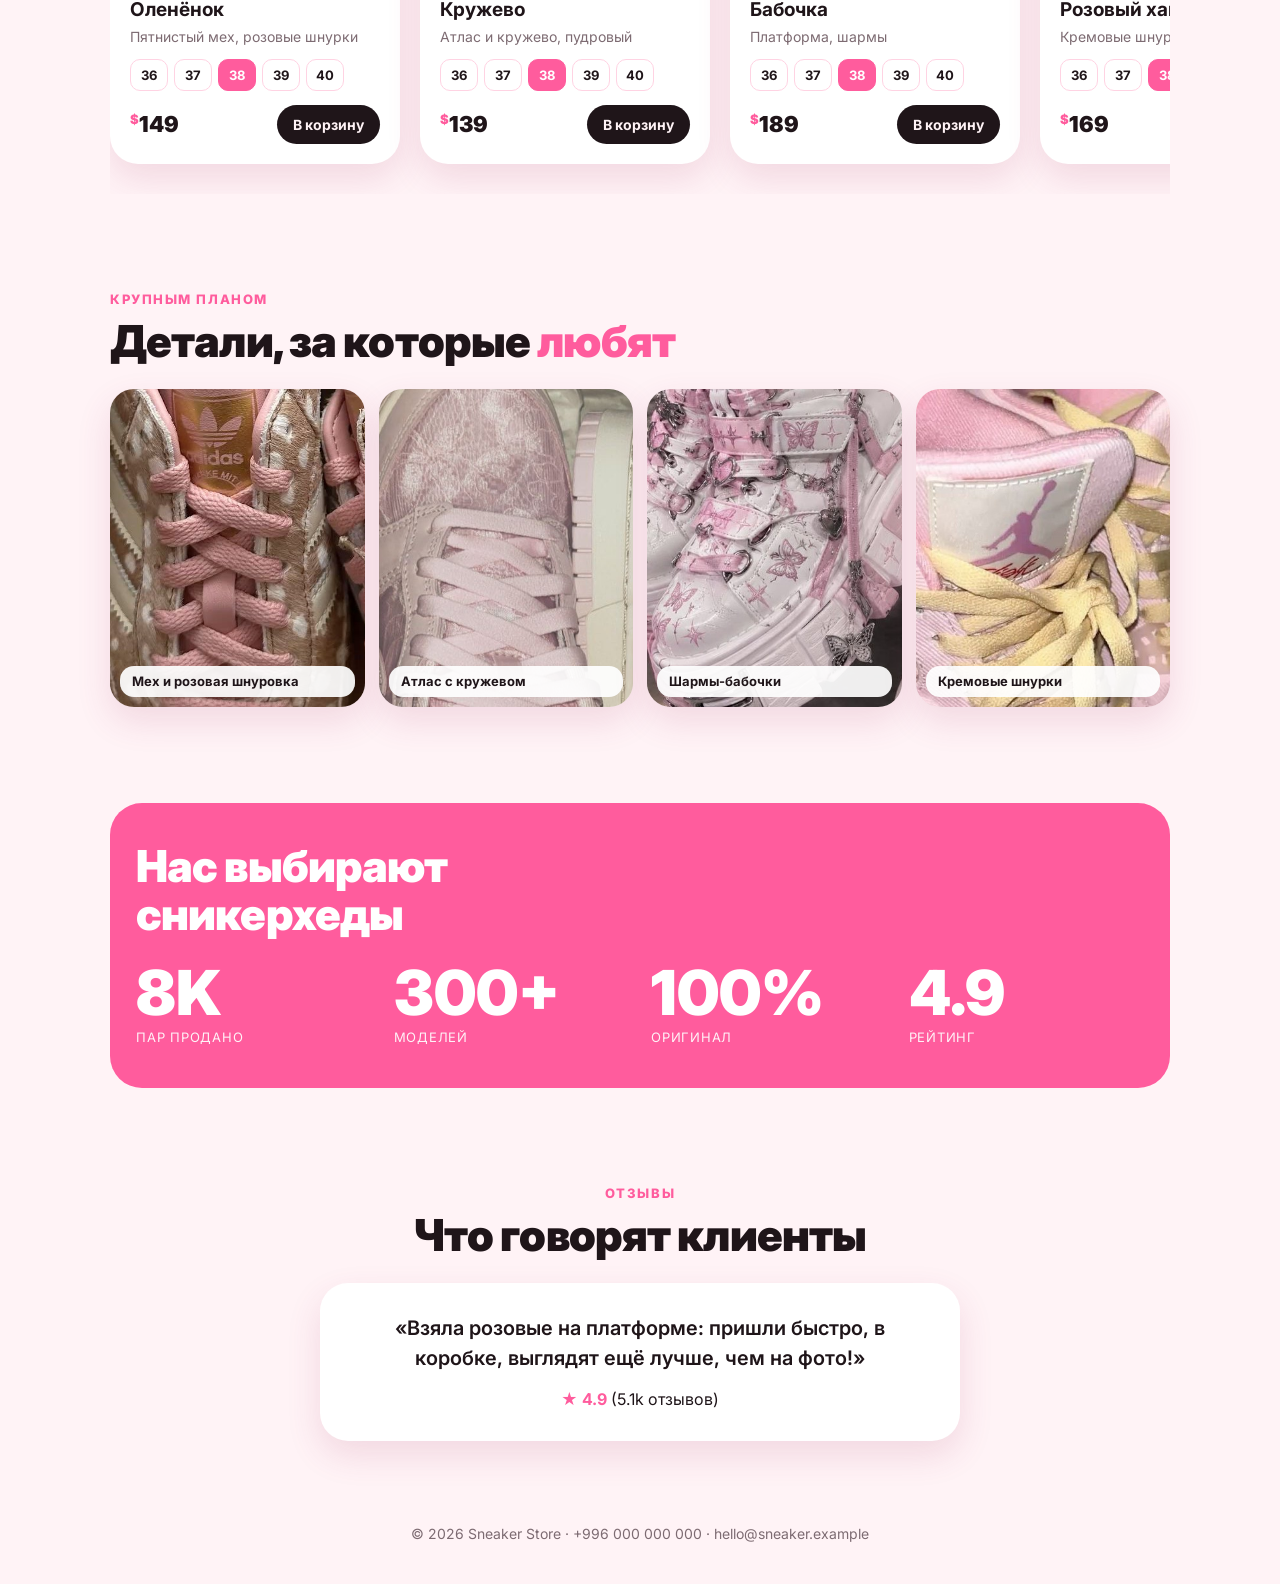
<file: 5-sneakers store/index.html>
<!DOCTYPE html>
<html lang="ru">
<head>
<meta charset="utf-8">
<meta name="viewport" content="width=device-width, initial-scale=1, viewport-fit=cover">
<title>Sneaker Store — кроссовки</title>
<link href="https://fonts.googleapis.com/css2?family=Inter:wght@400;600;700;800;900&display=swap" rel="stylesheet">
<link rel="stylesheet" href="style.css">
</head>
<body>
<div class="wrap">
<header>
<a class="logo" href="#"><b>S</b> Sneaker</a>
<nav><a href="#cat">Категории</a><a href="#shop">Новинки</a><a href="#look">Детали</a><a href="#reviews">Отзывы</a></nav>
<button class="btn sm" id="cart">🛍 0 · $0</button>
</header>
<div class="hero">
<div>
<div class="eyebrow">Новая коллекция</div>
<h1>Твой <em>розовый</em> шаг</h1>
<p>Редкие пары, платформа и лимитированные релизы в нежных оттенках. Оригинальные кроссовки с доставкой по городу.</p>
<div class="cta"><a class="btn" href="#shop">Смотреть новинки</a><a class="t" href="#look">Детали ▸</a></div>
</div>
<div class="pics"><img class="main" src="images/butterfly.jpg" alt="Кроссовки на платформе с бабочками" style="object-position:50% 45%"><img class="small" src="images/deer.jpg" alt="Кроссовки в коробке"><div class="sticker">NEW<br>DROP</div></div>
</div>
</div>
<div class="strip"><div>NEW DROP ✦ PINK ✦ LIMITED ✦ PLATFORM ✦ STREET ✦ NEW DROP ✦ PINK ✦ LIMITED ✦ PLATFORM ✦ STREET ✦ NEW DROP ✦ PINK ✦ LIMITED ✦ PLATFORM ✦ STREET ✦ NEW DROP ✦ PINK ✦ LIMITED ✦ PLATFORM ✦ STREET ✦ </div></div>
<div class="wrap">
<section id="cat" class="center"><div class="eyebrow">Выбирай стиль</div><h2>Популярные категории</h2>
<div class="cats">
<div class="cat"><img src="images/d-deer.jpg" alt=""><h3>Классика</h3><small>42 модели</small></div>
<div class="cat"><img src="images/d-butterfly.jpg" alt=""><h3>Платформа</h3><small>18 моделей</small></div>
<div class="cat"><img src="images/d-jordan.jpg" alt=""><h3>Хай-топы</h3><small>26 моделей</small></div>
<div class="cat"><img src="images/d-lace.jpg" alt=""><h3>Лимитированные</h3><small>12 пар</small></div>
</div></section>
<section id="shop"><div class="head"><div><div class="eyebrow">Хиты</div><h2>Новинки <em>магазина</em></h2></div>
<div class="arrows"><button id="prev" aria-label="Назад">‹</button><button id="next" aria-label="Вперёд">›</button></div></div>
<div class="track" id="track">
<div class="card"><span class="badge">ХИТ</span><img src="images/deer.jpg" alt="Оленёнок" style="object-position:50% 62%" loading="lazy"><h3>Оленёнок</h3><p>Пятнистый мех, розовые шнурки</p><div class="sizes"><button>36</button><button>37</button><button class="on">38</button><button>39</button><button>40</button></div><div class="pr"><div><sup>$</sup>149</div><button class="add" data-price="149">В корзину</button></div></div>
<div class="card"><span class="badge">NEW</span><img src="images/lace.jpg" alt="Кружево" style="object-position:40% 38%" loading="lazy"><h3>Кружево</h3><p>Атлас и кружево, пудровый</p><div class="sizes"><button>36</button><button>37</button><button class="on">38</button><button>39</button><button>40</button></div><div class="pr"><div><sup>$</sup>139</div><button class="add" data-price="139">В корзину</button></div></div>
<div class="card"><span class="badge">ЛИМИТ</span><img src="images/butterfly.jpg" alt="Бабочка" style="object-position:50% 50%" loading="lazy"><h3>Бабочка</h3><p>Платформа, шармы</p><div class="sizes"><button>36</button><button>37</button><button class="on">38</button><button>39</button><button>40</button></div><div class="pr"><div><sup>$</sup>189</div><button class="add" data-price="189">В корзину</button></div></div>
<div class="card"><span class="badge">ХИТ</span><img src="images/jordan.jpg" alt="Розовый хай-топ" style="object-position:50% 55%" loading="lazy"><h3>Розовый хай-топ</h3><p>Кремовые шнурки</p><div class="sizes"><button>36</button><button>37</button><button class="on">38</button><button>39</button><button>40</button></div><div class="pr"><div><sup>$</sup>169</div><button class="add" data-price="169">В корзину</button></div></div>
</div></section>
<section id="look"><div class="eyebrow">Крупным планом</div><h2>Детали, за которые <em>любят</em></h2>
<div class="looks">
<figure class="look"><img src="images/d-deer.jpg" alt=""><figcaption>Мех и розовая шнуровка</figcaption></figure>
<figure class="look"><img src="images/d-lace.jpg" alt=""><figcaption>Атлас с кружевом</figcaption></figure>
<figure class="look"><img src="images/d-butterfly.jpg" alt=""><figcaption>Шармы-бабочки</figcaption></figure>
<figure class="look"><img src="images/d-jordan.jpg" alt=""><figcaption>Кремовые шнурки</figcaption></figure>
</div></section>
<section><div class="band"><h2>Нас выбирают сникерхеды</h2>
<div class="nums"><div><b>8K</b><span>Пар продано</span></div><div><b>300+</b><span>Моделей</span></div><div><b>100%</b><span>Оригинал</span></div><div><b>4.9</b><span>Рейтинг</span></div></div></div></section>
<section id="reviews" class="center"><div class="eyebrow">Отзывы</div><h2>Что говорят клиенты</h2>
<div class="quote"><p>«Взяла розовые на платформе: пришли быстро, в коробке, выглядят ещё лучше, чем на фото!»</p><b>★ 4.9</b> (5.1k отзывов)</div></section>
</div>
<footer>© 2026 Sneaker Store · +996 000 000 000 · hello@sneaker.example</footer>
<script src="script.js"></script>
</body>
</html>
</file>
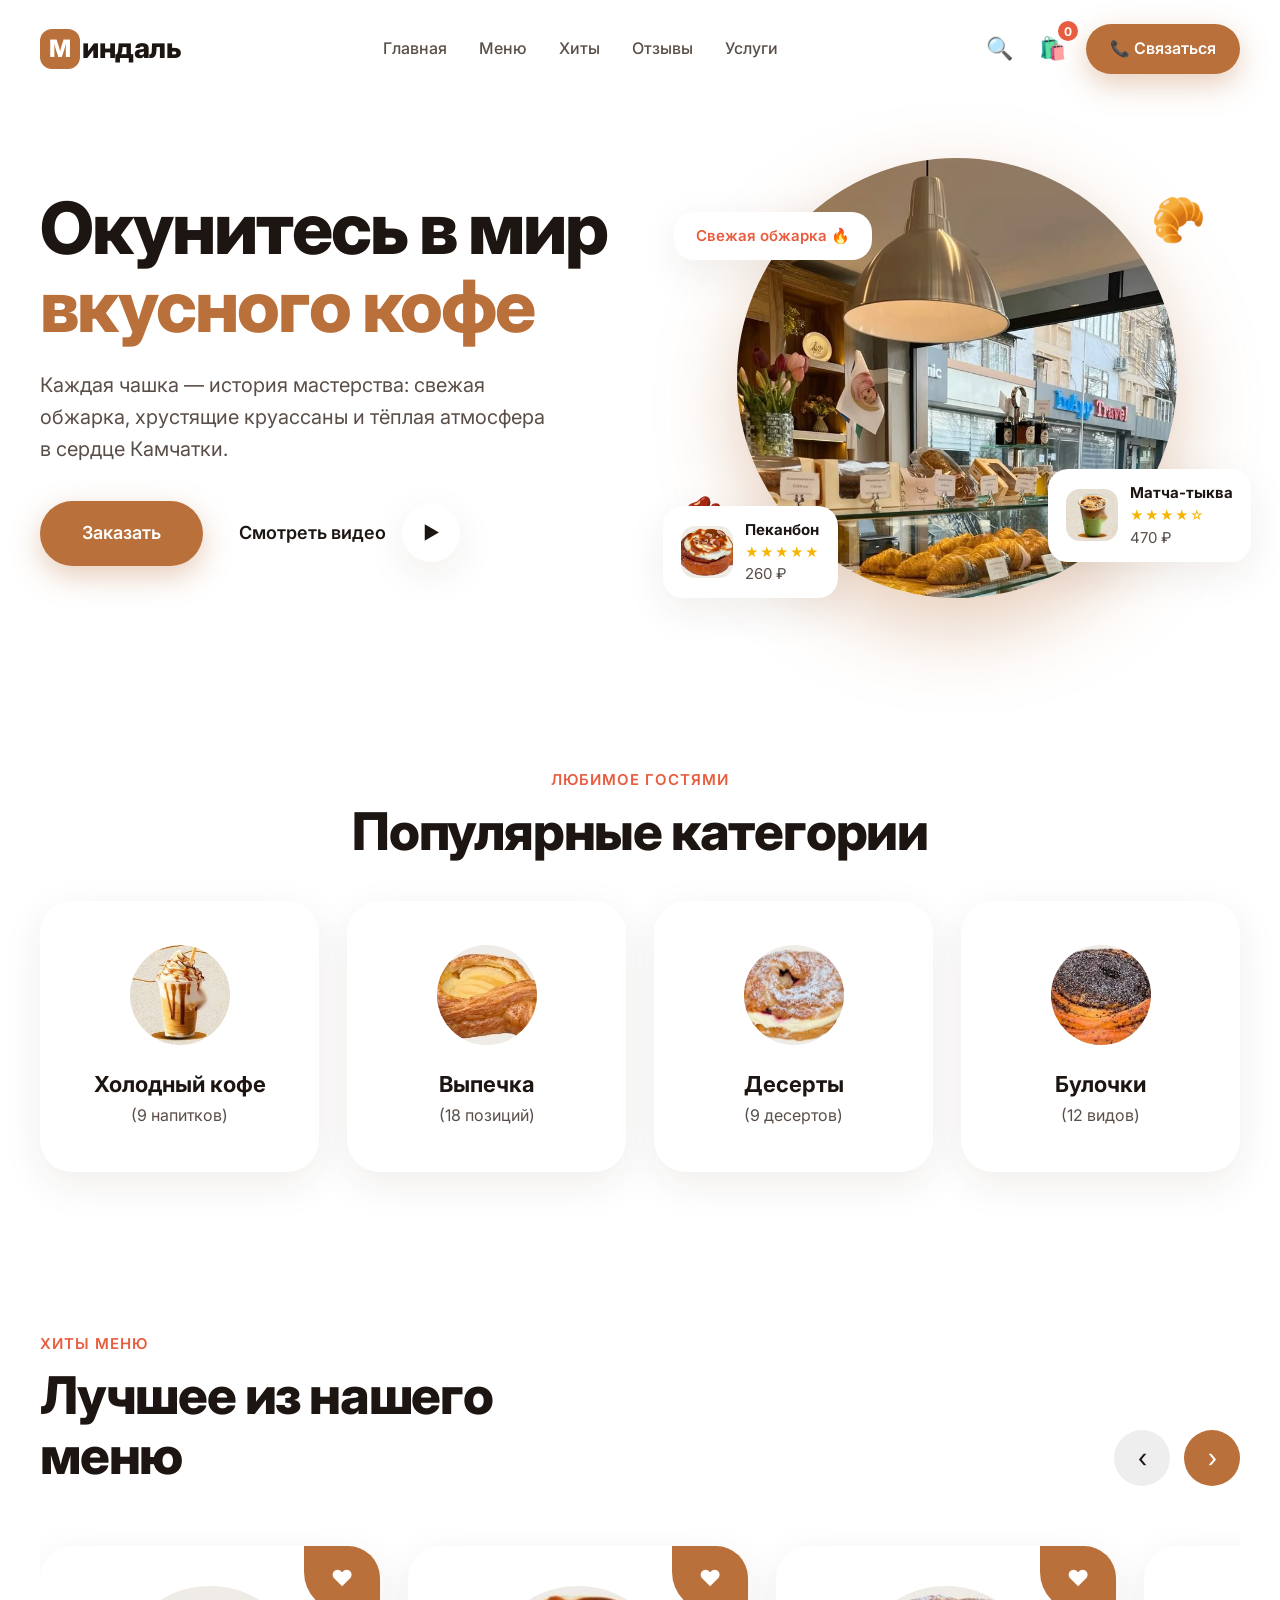
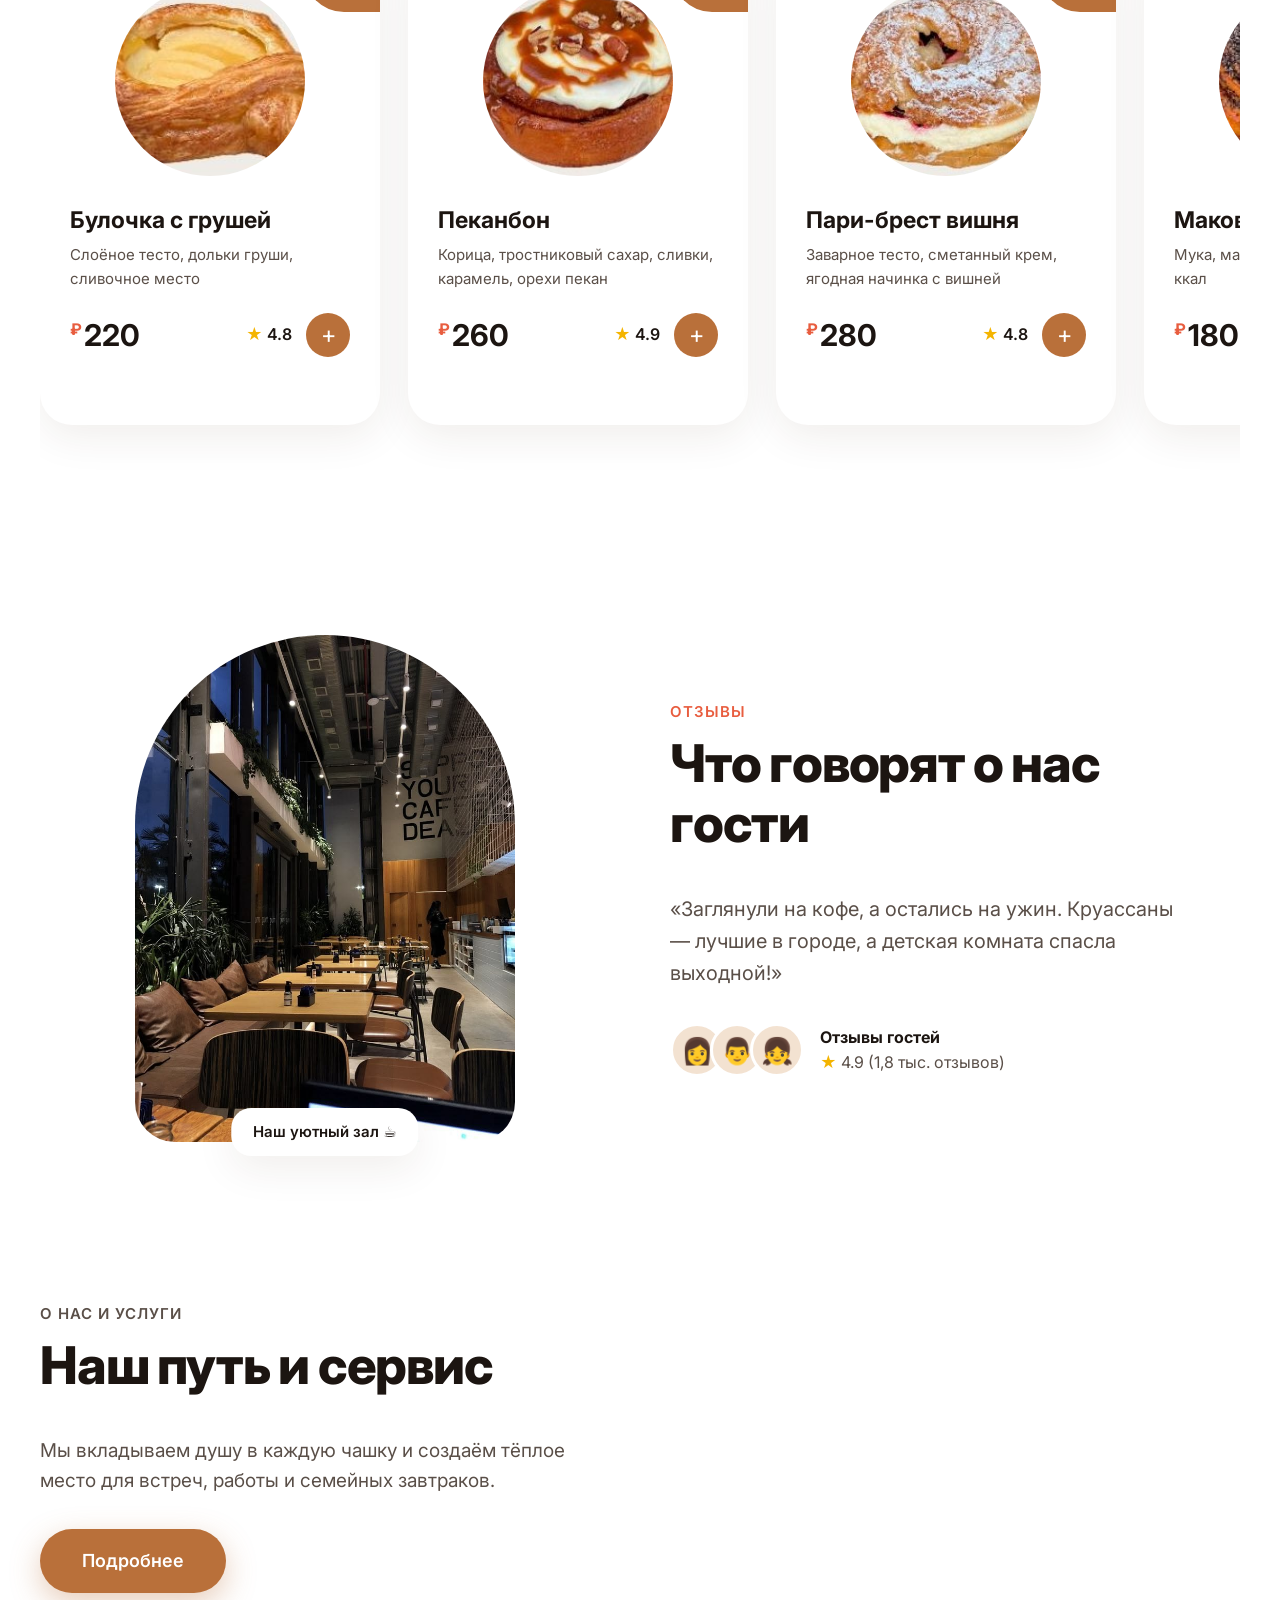
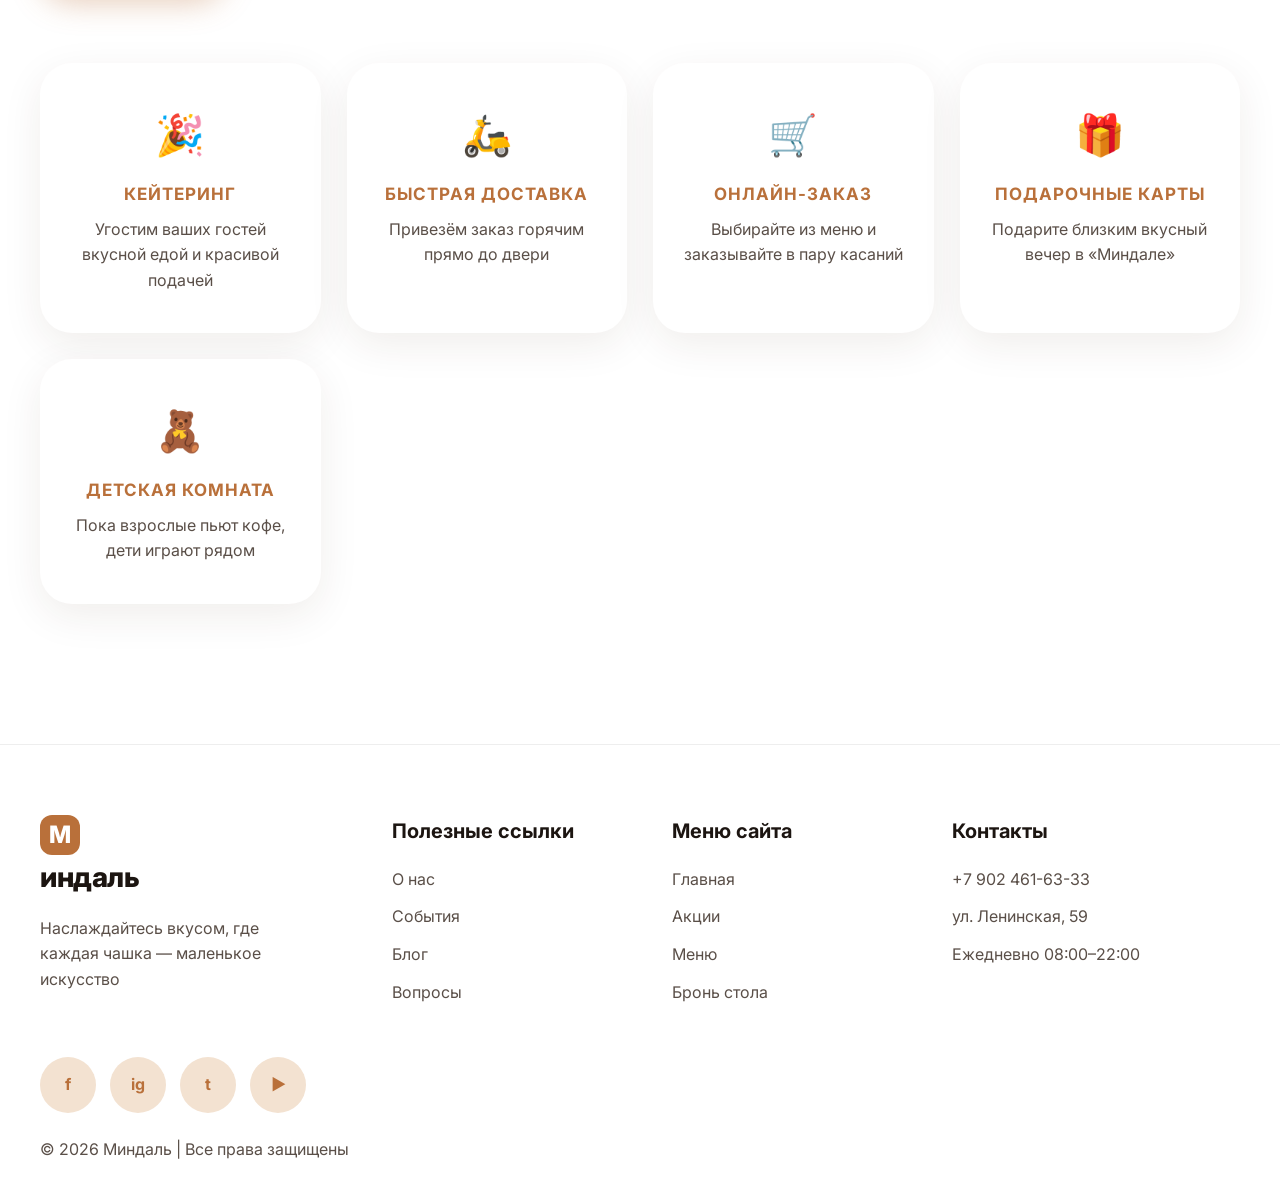
<file: 6-coffee/index.html>
<!DOCTYPE html>
<html lang="ru">
<head>
  <meta charset="UTF-8">
  <meta name="viewport" content="width=device-width, initial-scale=1">
  <title>Миндаль — кофейня</title>
  <link rel="preconnect" href="https://fonts.googleapis.com">
  <link href="https://fonts.googleapis.com/css2?family=Inter:wght@400;500;600;700;800&display=swap" rel="stylesheet">
  <link rel="stylesheet" href="style.css">
</head>
<body>

  <!-- HEADER -->
  <header class="header container">
    <a href="#" class="logo"><span class="logo-mark">М</span>индаль</a>
    <nav class="nav">
      <a href="#home">Главная</a>
      <a href="#categories">Меню</a>
      <a href="#special">Хиты</a>
      <a href="#reviews">Отзывы</a>
      <a href="#services">Услуги</a>
    </nav>
    <div class="header-actions">
      <button class="icon-btn" aria-label="Поиск" id="searchBtn">🔍</button>
      <button class="icon-btn cart" aria-label="Корзина">🛍️<span class="cart-count" id="cartCount">0</span></button>
      <a href="#contacts" class="btn btn-primary btn-sm">📞 Связаться</a>
    </div>
  </header>

  <!-- HERO -->
  <section class="hero container" id="home">
    <div class="hero-text">
      <h1>Окунитесь в мир <span class="accent">вкусного кофе</span></h1>
      <p>Каждая чашка — история мастерства: свежая обжарка, хрустящие круассаны и тёплая атмосфера в сердце Камчатки.</p>
      <div class="hero-buttons">
        <a href="#special" class="btn btn-primary">Заказать</a>
        <a href="#services" class="watch">Смотреть видео <span class="play">▶</span></a>
      </div>
    </div>
    <div class="hero-visual">
      <div class="hero-circle"><img src="images/bakery.jpg" alt="Витрина с выпечкой в кофейне"></div>
      <span class="float-emoji e1">🥐</span>
      <span class="float-emoji e2">🫘</span>
      <div class="badge-tag">Свежая обжарка 🔥</div>
      <div class="mini-card m1"><span class="mini-ico"><img src="images/pecanbon.jpg" alt=""></span><div><b>Пеканбон</b><div class="stars">★★★★★</div><span>260 ₽</span></div></div>
      <div class="mini-card m2"><span class="mini-ico"><img src="images/matcha.jpg" alt=""></span><div><b>Матча-тыква</b><div class="stars">★★★★☆</div><span>470 ₽</span></div></div>
    </div>
  </section>

  <!-- CATEGORIES -->
  <section class="section container center" id="categories">
    <p class="eyebrow">Любимое гостями</p>
    <h2>Популярные категории</h2>
    <div class="cat-grid">
      <article class="cat-card"><div class="cat-ico"><img src="images/caramel.jpg" alt="Холодный кофе"></div><h3>Холодный кофе</h3><p>(9 напитков)</p></article>
      <article class="cat-card"><div class="cat-ico"><img src="images/pear.jpg" alt="Выпечка"></div><h3>Выпечка</h3><p>(18 позиций)</p></article>
      <article class="cat-card"><div class="cat-ico"><img src="images/paris.jpg" alt="Десерты"></div><h3>Десерты</h3><p>(9 десертов)</p></article>
      <article class="cat-card"><div class="cat-ico"><img src="images/poppy.jpg" alt="Булочки"></div><h3>Булочки</h3><p>(12 видов)</p></article>
    </div>
  </section>

  <!-- SPECIAL -->
  <section class="section container" id="special">
    <div class="special-head">
      <div>
        <p class="eyebrow">Хиты меню</p>
        <h2>Лучшее из нашего меню</h2>
      </div>
      <div class="arrows">
        <button class="arrow" id="prev" aria-label="Назад">‹</button>
        <button class="arrow active" id="next" aria-label="Вперёд">›</button>
      </div>
    </div>

    <div class="slider" id="slider">
      <article class="dish">
        <button class="heart" aria-label="В избранное">♥</button>
        <div class="dish-img"><img src="images/pear.jpg" alt="Булочка с грушей"></div>
        <h3>Булочка с грушей</h3>
        <p>Слоёное тесто, дольки груши, сливочное место</p>
        <div class="dish-foot"><span class="price"><sup>₽</sup>220</span><span class="rate">★ 4.8</span><button class="add" data-price="220" aria-label="В корзину">+</button></div>
      </article>
      <article class="dish">
        <button class="heart" aria-label="В избранное">♥</button>
        <div class="dish-img"><img src="images/pecanbon.jpg" alt="Пеканбон"></div>
        <h3>Пеканбон</h3>
        <p>Корица, тростниковый сахар, сливки, карамель, орехи пекан</p>
        <div class="dish-foot"><span class="price"><sup>₽</sup>260</span><span class="rate">★ 4.9</span><button class="add" data-price="260" aria-label="В корзину">+</button></div>
      </article>
      <article class="dish">
        <button class="heart" aria-label="В избранное">♥</button>
        <div class="dish-img"><img src="images/paris.jpg" alt="Пари-брест вишня"></div>
        <h3>Пари-брест вишня</h3>
        <p>Заварное тесто, сметанный крем, ягодная начинка с вишней</p>
        <div class="dish-foot"><span class="price"><sup>₽</sup>280</span><span class="rate">★ 4.8</span><button class="add" data-price="280" aria-label="В корзину">+</button></div>
      </article>
      <article class="dish">
        <button class="heart" aria-label="В избранное">♥</button>
        <div class="dish-img"><img src="images/poppy.jpg" alt="Маковая булочка"></div>
        <h3>Маковая булочка</h3>
        <p>Мука, мак, молоко, яйцо, сахар. 313 ккал</p>
        <div class="dish-foot"><span class="price"><sup>₽</sup>180</span><span class="rate">★ 4.7</span><button class="add" data-price="180" aria-label="В корзину">+</button></div>
      </article>
      <article class="dish">
        <button class="heart" aria-label="В избранное">♥</button>
        <div class="dish-img"><img src="images/apricot.jpg" alt="Булочка с абрикосом"></div>
        <h3>Булочка с абрикосом</h3>
        <p>Слоёное тесто, абрикос, крем патисьер</p>
        <div class="dish-foot"><span class="price"><sup>₽</sup>230</span><span class="rate">★ 4.7</span><button class="add" data-price="230" aria-label="В корзину">+</button></div>
      </article>
      <article class="dish">
        <button class="heart" aria-label="В избранное">♥</button>
        <div class="dish-img"><img src="images/zebra.jpg" alt="Айс зебра латте"></div>
        <h3>Айс зебра латте</h3>
        <p>Холодный латте со сливками и шоколадной крошкой</p>
        <div class="dish-foot"><span class="price"><sup>₽</sup>250</span><span class="rate">★ 4.6</span><button class="add" data-price="250" aria-label="В корзину">+</button></div>
      </article>
      <article class="dish">
        <button class="heart" aria-label="В избранное">♥</button>
        <div class="dish-img"><img src="images/pumpkin.jpg" alt="Тыквенный латте с мёдом"></div>
        <h3>Тыквенный латте с мёдом</h3>
        <p>Айс-латте с пряной тыквой и мёдом</p>
        <div class="dish-foot"><span class="price"><sup>₽</sup>290</span><span class="rate">★ 4.7</span><button class="add" data-price="290" aria-label="В корзину">+</button></div>
      </article>
      <article class="dish">
        <button class="heart" aria-label="В избранное">♥</button>
        <div class="dish-img"><img src="images/caramel.jpg" alt="Карамельный айс-латте"></div>
        <h3>Карамельный айс-латте</h3>
        <p>Молоко, эспрессо и карамель со сливками</p>
        <div class="dish-foot"><span class="price"><sup>₽</sup>390</span><span class="rate">★ 4.9</span><button class="add" data-price="390" aria-label="В корзину">+</button></div>
      </article>
      <article class="dish">
        <button class="heart" aria-label="В избранное">♥</button>
        <div class="dish-img"><img src="images/kabocha.jpg" alt="Шоколадный кабоча"></div>
        <h3>Шоколадный кабоча</h3>
        <p>Холодный шоколадный кофе со взбитыми сливками</p>
        <div class="dish-foot"><span class="price"><sup>₽</sup>430</span><span class="rate">★ 4.8</span><button class="add" data-price="430" aria-label="В корзину">+</button></div>
      </article>
      <article class="dish">
        <button class="heart" aria-label="В избранное">♥</button>
        <div class="dish-img"><img src="images/matcha.jpg" alt="Матча-тыква"></div>
        <h3>Матча-тыква</h3>
        <p>Матча, тыква и эспрессо на льду</p>
        <div class="dish-foot"><span class="price"><sup>₽</sup>470</span><span class="rate">★ 4.6</span><button class="add" data-price="470" aria-label="В корзину">+</button></div>
      </article>
      <article class="dish">
        <button class="heart" aria-label="В избранное">♥</button>
        <div class="dish-img"><img src="images/espresso.jpg" alt="Эспрессо с солёной пенкой"></div>
        <h3>Эспрессо с солёной пенкой</h3>
        <p>Айс-эспрессо и сырная солёная пенка</p>
        <div class="dish-foot"><span class="price"><sup>₽</sup>250</span><span class="rate">★ 4.7</span><button class="add" data-price="250" aria-label="В корзину">+</button></div>
      </article>
      <article class="dish">
        <button class="heart" aria-label="В избранное">♥</button>
        <div class="dish-img"><img src="images/rosemary.jpg" alt="Латте с ягодами"></div>
        <h3>Латте с ягодами</h3>
        <p>Ягодный латте со сливками и клубникой</p>
        <div class="dish-foot"><span class="price"><sup>₽</sup>290</span><span class="rate">★ 4.5</span><button class="add" data-price="290" aria-label="В корзину">+</button></div>
      </article>
      <article class="dish">
        <button class="heart" aria-label="В избранное">♥</button>
        <div class="dish-img"><img src="images/boba.jpg" alt="Бабл-кофе с орео"></div>
        <h3>Бабл-кофе с орео</h3>
        <p>Кофе, крем с орео и ягодные шарики</p>
        <div class="dish-foot"><span class="price"><sup>₽</sup>330</span><span class="rate">★ 4.6</span><button class="add" data-price="330" aria-label="В корзину">+</button></div>
      </article>
    </div>
  </section>

  <!-- CHEF + TESTIMONIALS -->
  <section class="section container split" id="reviews">
    <div class="chef">
      <div class="chef-frame"><img src="images/hall.jpg" alt="Уютный зал кофейни"></div>
      <div class="badge-tag chef-tag">Наш уютный зал ☕</div>
    </div>
    <div>
      <p class="eyebrow">Отзывы</p>
      <h2>Что говорят о нас гости</h2>
      <p class="quote">«Заглянули на кофе, а остались на ужин. Круассаны — лучшие в городе, а детская комната спасла выходной!»</p>
      <div class="feedback">
        <div class="avatars"><span>👩</span><span>👨</span><span>👧</span></div>
        <div><b>Отзывы гостей</b><div class="rating"><span class="star">★</span> 4.9 <span class="muted">(1,8 тыс. отзывов)</span></div></div>
      </div>
    </div>
  </section>

  <!-- SERVICES -->
  <section class="section container" id="services">
    <p class="eyebrow dark">О нас и услуги</p>
    <h2>Наш путь и сервис</h2>
    <p class="lead">Мы вкладываем душу в каждую чашку и создаём тёплое место для встреч, работы и семейных завтраков.</p>
    <a href="#contacts" class="btn btn-primary">Подробнее</a>

    <div class="service-grid">
      <article class="service"><div class="s-ico">🎉</div><h4>Кейтеринг</h4><p>Угостим ваших гостей вкусной едой и красивой подачей</p></article>
      <article class="service"><div class="s-ico">🛵</div><h4>Быстрая доставка</h4><p>Привезём заказ горячим прямо до двери</p></article>
      <article class="service"><div class="s-ico">🛒</div><h4>Онлайн-заказ</h4><p>Выбирайте из меню и заказывайте в пару касаний</p></article>
      <article class="service"><div class="s-ico">🎁</div><h4>Подарочные карты</h4><p>Подарите близким вкусный вечер в «Миндале»</p></article>
      <article class="service"><div class="s-ico">🧸</div><h4>Детская комната</h4><p>Пока взрослые пьют кофе, дети играют рядом</p></article>
    </div>
  </section>

  <!-- FOOTER -->
  <footer class="footer" id="contacts">
    <div class="container footer-grid">
      <div class="f-brand">
        <a href="#" class="logo"><span class="logo-mark">М</span>индаль</a>
        <p>Наслаждайтесь вкусом, где каждая чашка — маленькое искусство</p>
      </div>
      <div>
        <h5>Полезные ссылки</h5>
        <a href="#">О нас</a><a href="#">События</a><a href="#">Блог</a><a href="#">Вопросы</a>
      </div>
      <div>
        <h5>Меню сайта</h5>
        <a href="#home">Главная</a><a href="#special">Акции</a><a href="#categories">Меню</a><a href="#">Бронь стола</a>
      </div>
      <div>
        <h5>Контакты</h5>
        <a href="https://wa.me/79024616333">+7 902 461-63-33</a>
        <a href="#">ул. Ленинская, 59</a>
        <a href="#">Ежедневно 08:00–22:00</a>
      </div>
    </div>
    <div class="container footer-bottom">
      <div class="socials"><a href="#">f</a><a href="#">ig</a><a href="#">t</a><a href="#">▶</a></div>
      <p>© 2026 Миндаль | Все права защищены</p>
    </div>
  </footer>

  <div class="toast" id="toast"></div>
  <script src="script.js"></script>
</body>
</html>
</file>
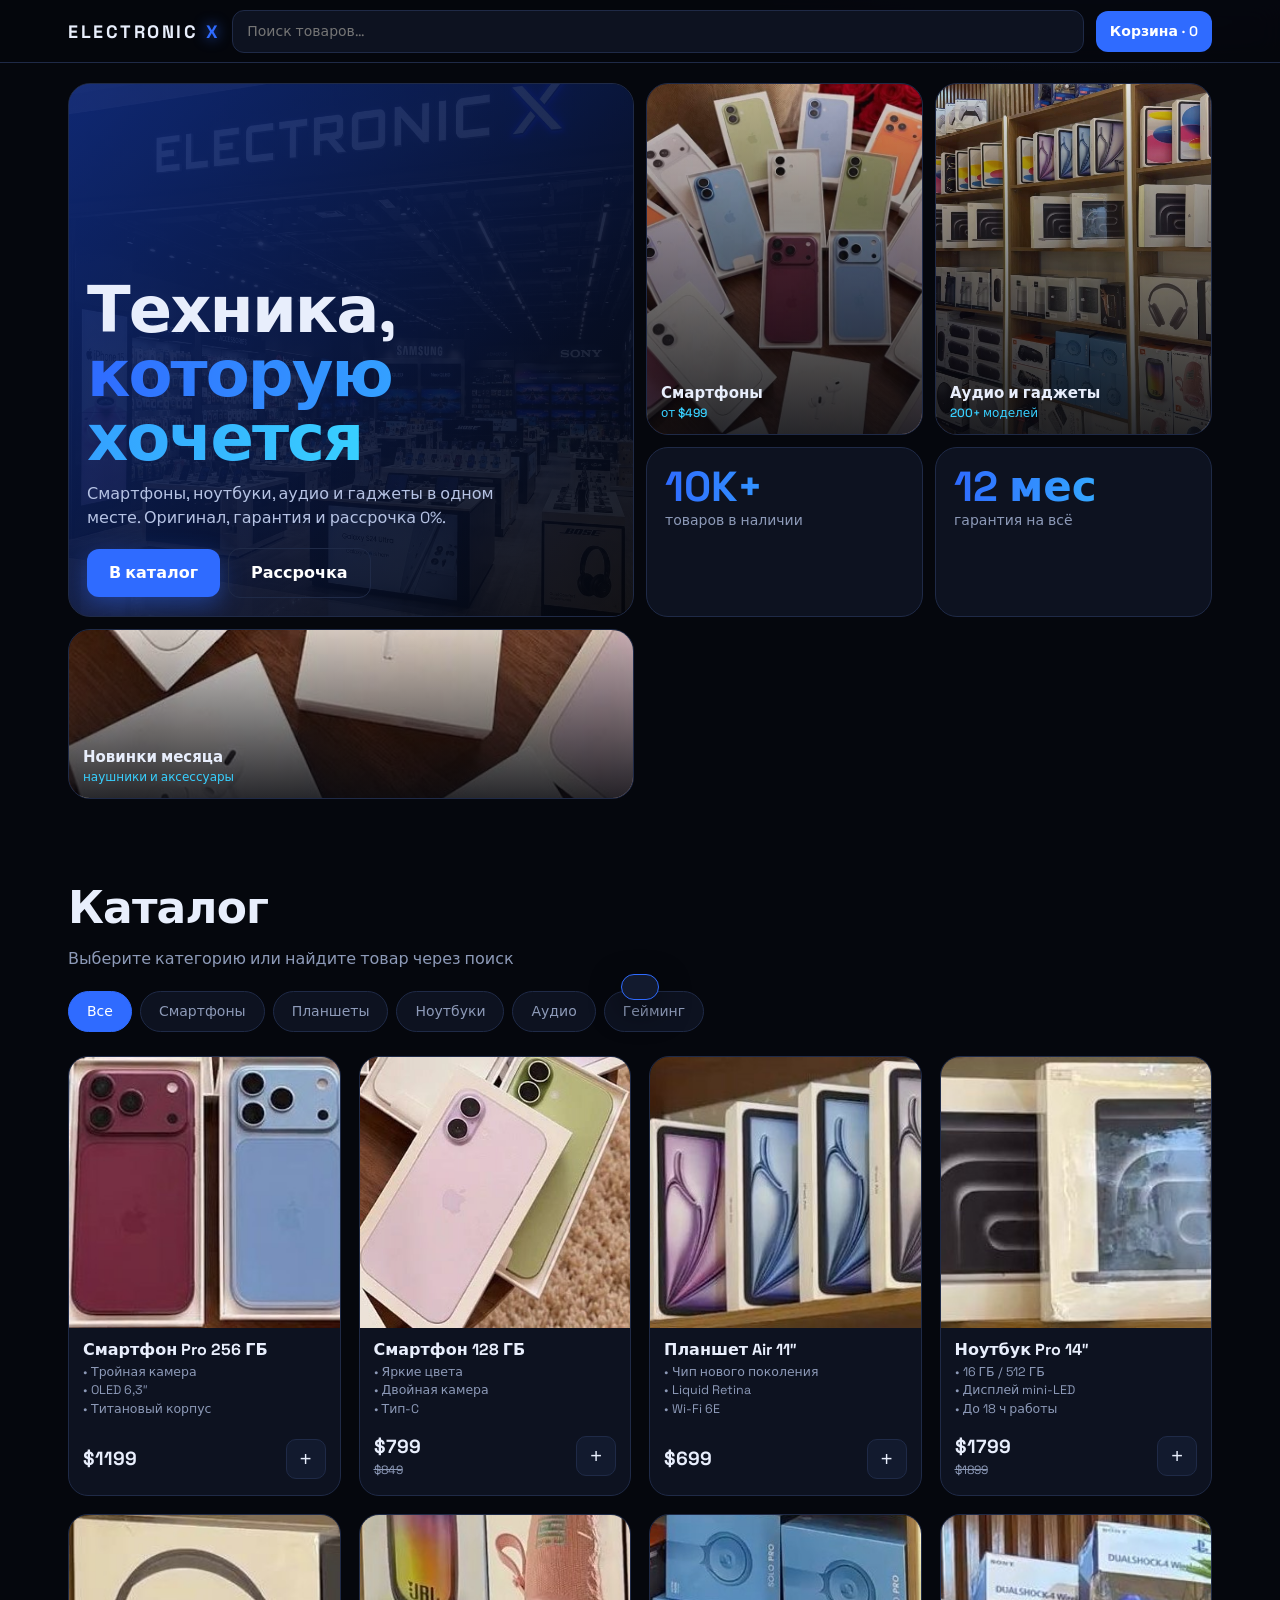
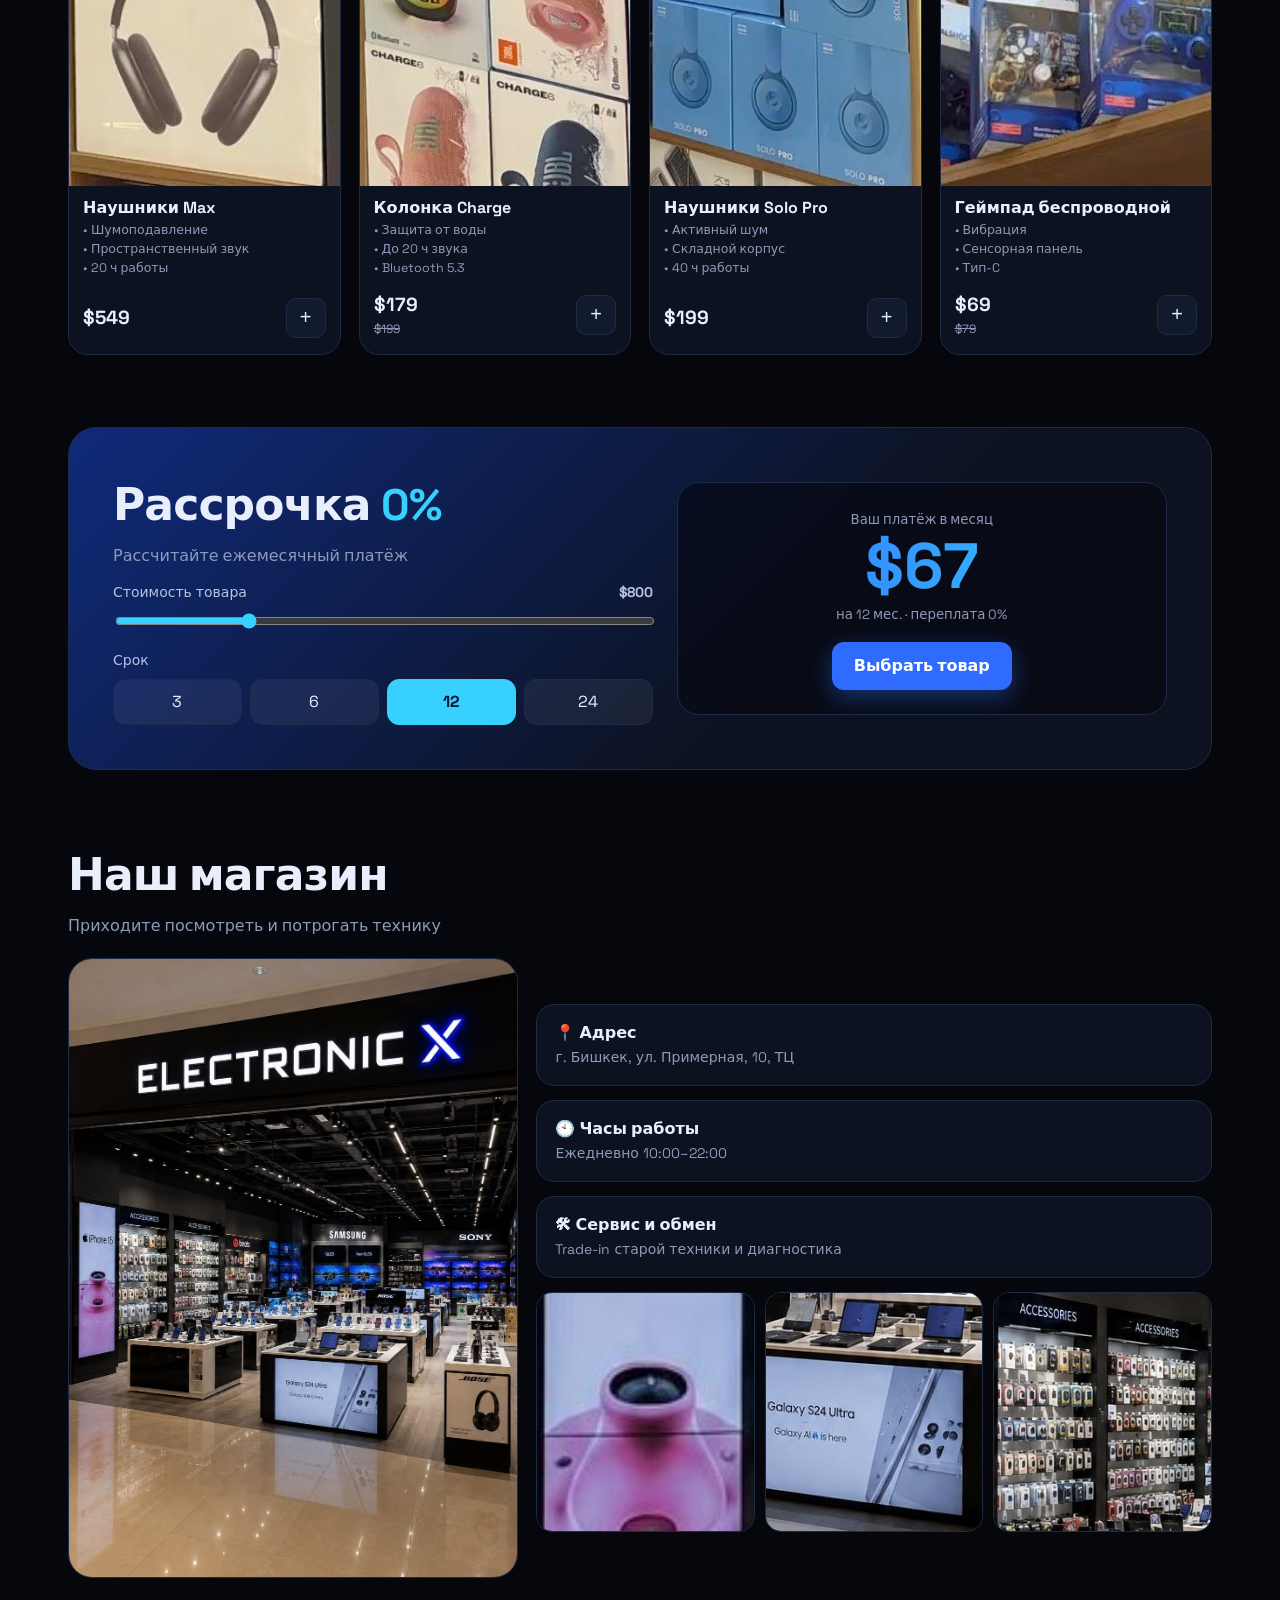
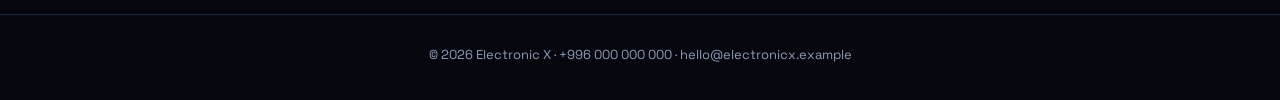
<file: 7-electronic/index.html>
<!DOCTYPE html>
<html lang="ru">
<head>
<meta charset="utf-8">
<meta name="viewport" content="width=device-width, initial-scale=1, viewport-fit=cover">
<title>Electronic X — магазин электроники</title>
<link href="https://fonts.googleapis.com/css2?family=Space+Grotesk:wght@400;500;600;700&display=swap" rel="stylesheet">
<link rel="stylesheet" href="style.css">
</head>
<body>
<header class="top"><div class="wrap">
<a class="logo" href="#">ELECTRONIC <b>X</b></a>
<input class="search" id="q" type="search" placeholder="Поиск товаров…" aria-label="Поиск">
<button class="cartb" id="cart">Корзина · 0</button>
</div></header>
<main class="wrap">
<div class="bento">
<div class="tile t-main"><img class="bg" src="images/store.jpg" alt="" style="opacity:.28;object-position:50% 30%"><div class="ov" style="background:linear-gradient(135deg,rgba(15,42,122,.75),rgba(5,7,13,.6))"></div>
<h1>Техника, <span>которую хочется</span></h1><p>Смартфоны, ноутбуки, аудио и гаджеты в одном месте. Оригинал, гарантия и рассрочка 0%.</p>
<div><a class="btn" href="#catalog">В каталог</a><a class="btn o" href="#credit">Рассрочка</a></div></div>
<div class="tile t-photo"><img class="bg" src="images/phones.jpg" alt="Смартфоны"><div class="ov"></div><div class="lab">Смартфоны<small>от $499</small></div></div>
<div class="tile t-photo"><img class="bg" src="images/shelf.jpg" alt="Витрина" style="object-position:50% 70%"><div class="ov"></div><div class="lab">Аудио и гаджеты<small>200+ моделей</small></div></div>
<div class="tile t-stat"><b>10K+</b><span>товаров в наличии</span></div>
<div class="tile t-stat"><b>12 мес</b><span>гарантия на всё</span></div>
<div class="tile t-wide"><img class="bg" src="images/airpods.jpg" alt="" style="object-position:50% 40%"><div class="ov"></div><div class="lab">Новинки месяца<small>наушники и аксессуары</small></div></div>
</div>
<section id="catalog"><h2>Каталог</h2><p class="sub">Выберите категорию или найдите товар через поиск</p>
<div class="chips"><button class="on" data-cat="all">Все</button><button data-cat="phone">Смартфоны</button><button data-cat="tablet">Планшеты</button><button data-cat="laptop">Ноутбуки</button><button data-cat="audio">Аудио</button><button data-cat="game">Гейминг</button></div>
<div class="grid">
<article class="card" data-cat="phone" data-price="1199"><img src="images/phone-pro.jpg" alt="Смартфон Pro 256 ГБ" loading="lazy"><div class="b"><h3>Смартфон Pro 256 ГБ</h3><ul><li>• Тройная камера</li><li>• OLED 6,3″</li><li>• Титановый корпус</li></ul><div class="row"><div class="price">$1199</div><button class="add" aria-label="В корзину">+</button></div></div></article>
<article class="card" data-cat="phone" data-price="799"><img src="images/phone-color.jpg" alt="Смартфон 128 ГБ" loading="lazy"><div class="b"><h3>Смартфон 128 ГБ</h3><ul><li>• Яркие цвета</li><li>• Двойная камера</li><li>• Тип-C</li></ul><div class="row"><div class="price">$799<s>$849</s></div><button class="add" aria-label="В корзину">+</button></div></div></article>
<article class="card" data-cat="tablet" data-price="699"><img src="images/tablet.jpg" alt="Планшет Air 11″" loading="lazy"><div class="b"><h3>Планшет Air 11″</h3><ul><li>• Чип нового поколения</li><li>• Liquid Retina</li><li>• Wi-Fi 6E</li></ul><div class="row"><div class="price">$699</div><button class="add" aria-label="В корзину">+</button></div></div></article>
<article class="card" data-cat="laptop" data-price="1799"><img src="images/laptop.jpg" alt="Ноутбук Pro 14″" loading="lazy"><div class="b"><h3>Ноутбук Pro 14″</h3><ul><li>• 16 ГБ / 512 ГБ</li><li>• Дисплей mini-LED</li><li>• До 18 ч работы</li></ul><div class="row"><div class="price">$1799<s>$1899</s></div><button class="add" aria-label="В корзину">+</button></div></div></article>
<article class="card" data-cat="audio" data-price="549"><img src="images/headphones.jpg" alt="Наушники Max" loading="lazy"><div class="b"><h3>Наушники Max</h3><ul><li>• Шумоподавление</li><li>• Пространственный звук</li><li>• 20 ч работы</li></ul><div class="row"><div class="price">$549</div><button class="add" aria-label="В корзину">+</button></div></div></article>
<article class="card" data-cat="audio" data-price="179"><img src="images/speaker.jpg" alt="Колонка Charge" loading="lazy"><div class="b"><h3>Колонка Charge</h3><ul><li>• Защита от воды</li><li>• До 20 ч звука</li><li>• Bluetooth 5.3</li></ul><div class="row"><div class="price">$179<s>$199</s></div><button class="add" aria-label="В корзину">+</button></div></div></article>
<article class="card" data-cat="audio" data-price="199"><img src="images/solo.jpg" alt="Наушники Solo Pro" loading="lazy"><div class="b"><h3>Наушники Solo Pro</h3><ul><li>• Активный шум</li><li>• Складной корпус</li><li>• 40 ч работы</li></ul><div class="row"><div class="price">$199</div><button class="add" aria-label="В корзину">+</button></div></div></article>
<article class="card" data-cat="game" data-price="69"><img src="images/gamepad.jpg" alt="Геймпад беспроводной" loading="lazy"><div class="b"><h3>Геймпад беспроводной</h3><ul><li>• Вибрация</li><li>• Сенсорная панель</li><li>• Тип-C</li></ul><div class="row"><div class="price">$69<s>$79</s></div><button class="add" aria-label="В корзину">+</button></div></div></article>
</div><div class="empty" id="empty">Ничего не найдено. Попробуйте другой запрос.</div></section>
<section id="credit"><div class="calc"><div><h2>Рассрочка <span style="color:var(--cyan)">0%</span></h2><p class="sub" style="margin-bottom:0">Рассчитайте ежемесячный платёж</p>
<label><span>Стоимость товара</span><b id="prv">$800</b></label><input type="range" id="pr" min="100" max="3000" step="50" value="800">
<label><span>Срок</span></label><div class="mths"><button data-m="3">3</button><button data-m="6">6</button><button class="on" data-m="12">12</button><button data-m="24">24</button></div></div>
<div class="res"><small>Ваш платёж в месяц</small><b id="out">$67</b><small id="tot"></small><div style="margin-top:16px"><a class="btn" href="#catalog">Выбрать товар</a></div></div></div></section>
<section id="store"><h2>Наш магазин</h2><p class="sub">Приходите посмотреть и потрогать технику</p>
<div class="store"><div class="big"><img src="images/store.jpg" alt="Магазин Electronic X"></div>
<div class="info"><div class="f"><b>📍 Адрес</b><span>г. Бишкек, ул. Примерная, 10, ТЦ</span></div><div class="f"><b>🕙 Часы работы</b><span>Ежедневно 10:00–22:00</span></div><div class="f"><b>🛠 Сервис и обмен</b><span>Trade-in старой техники и диагностика</span></div>
<div class="mini"><img src="images/store-ad.jpg" alt="" loading="lazy"><img src="images/store-lap.jpg" alt="" loading="lazy"><img src="images/store-acc.jpg" alt="" loading="lazy"></div></div></div></section>
</main>
<footer>© 2026 Electronic X · +996 000 000 000 · hello@electronicx.example</footer>
<div class="toast" id="toast"></div>
<script src="script.js"></script>
</body>
</html>
</file>
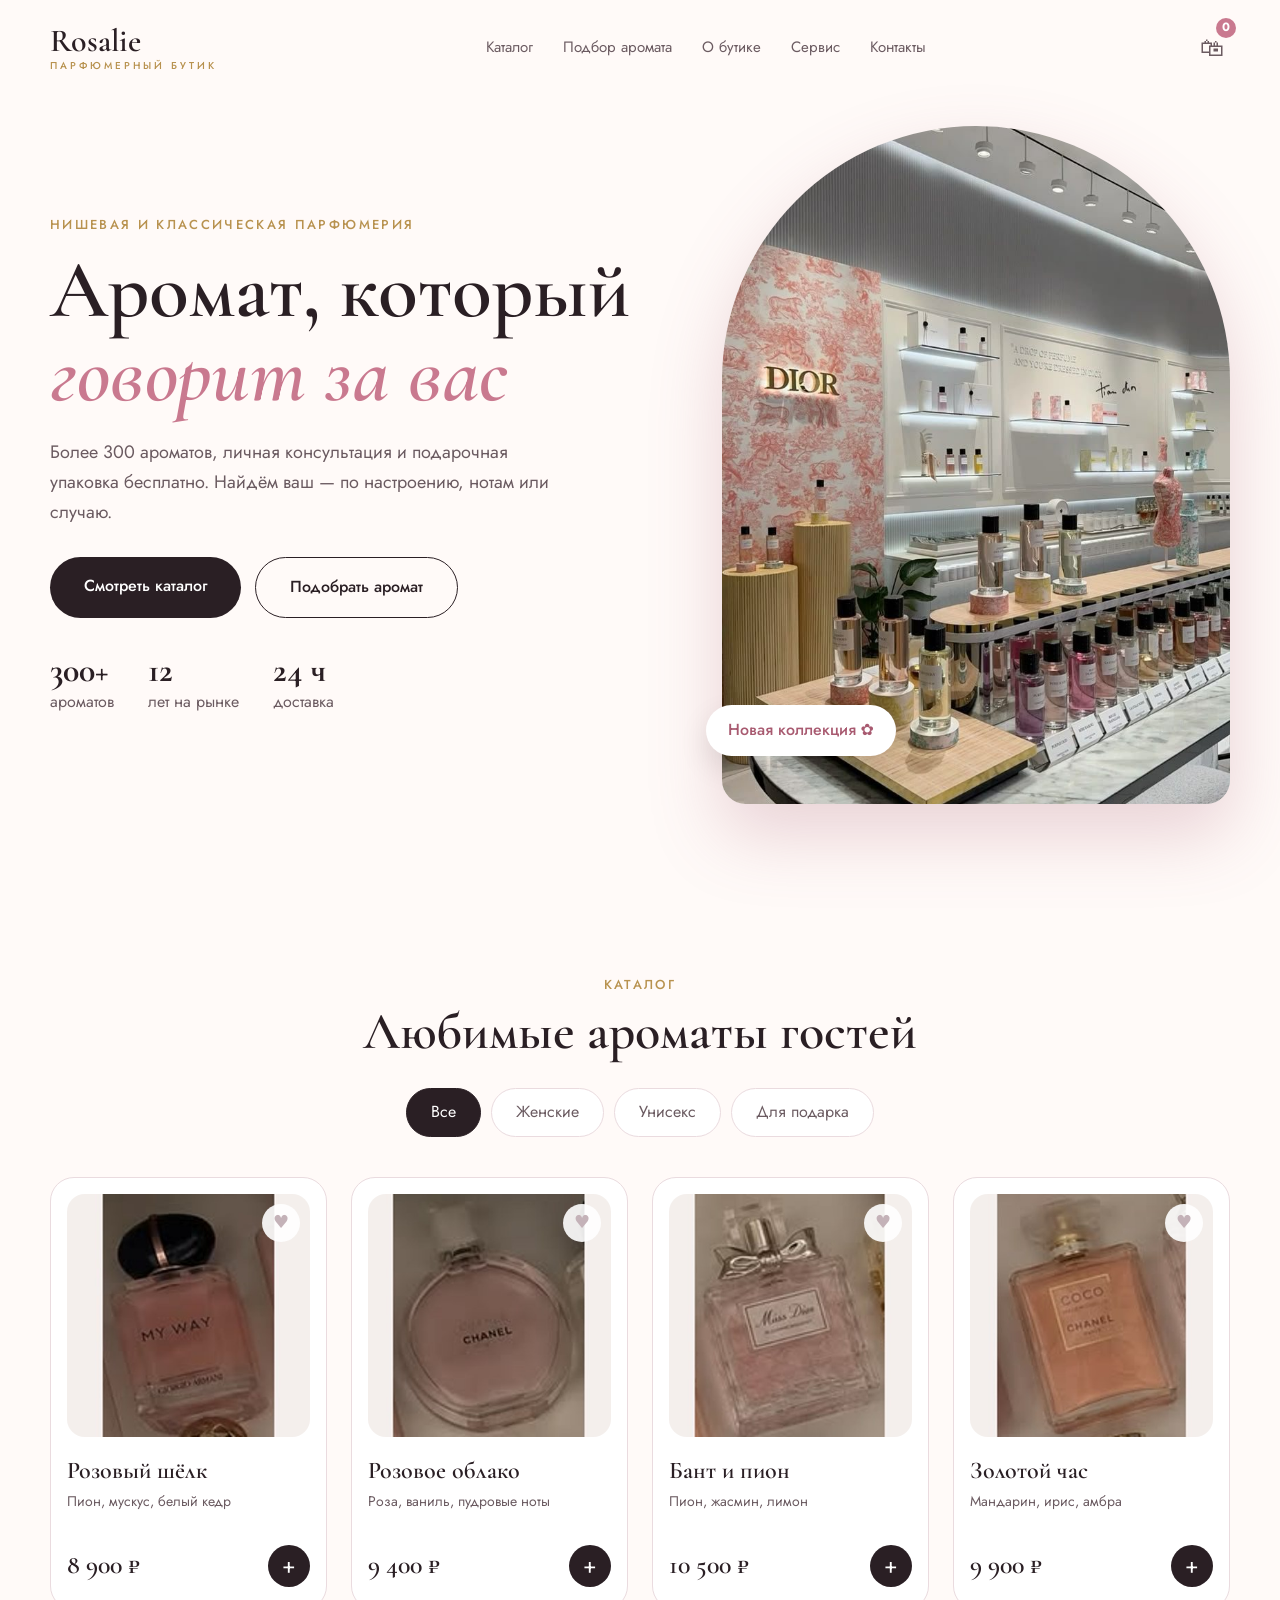
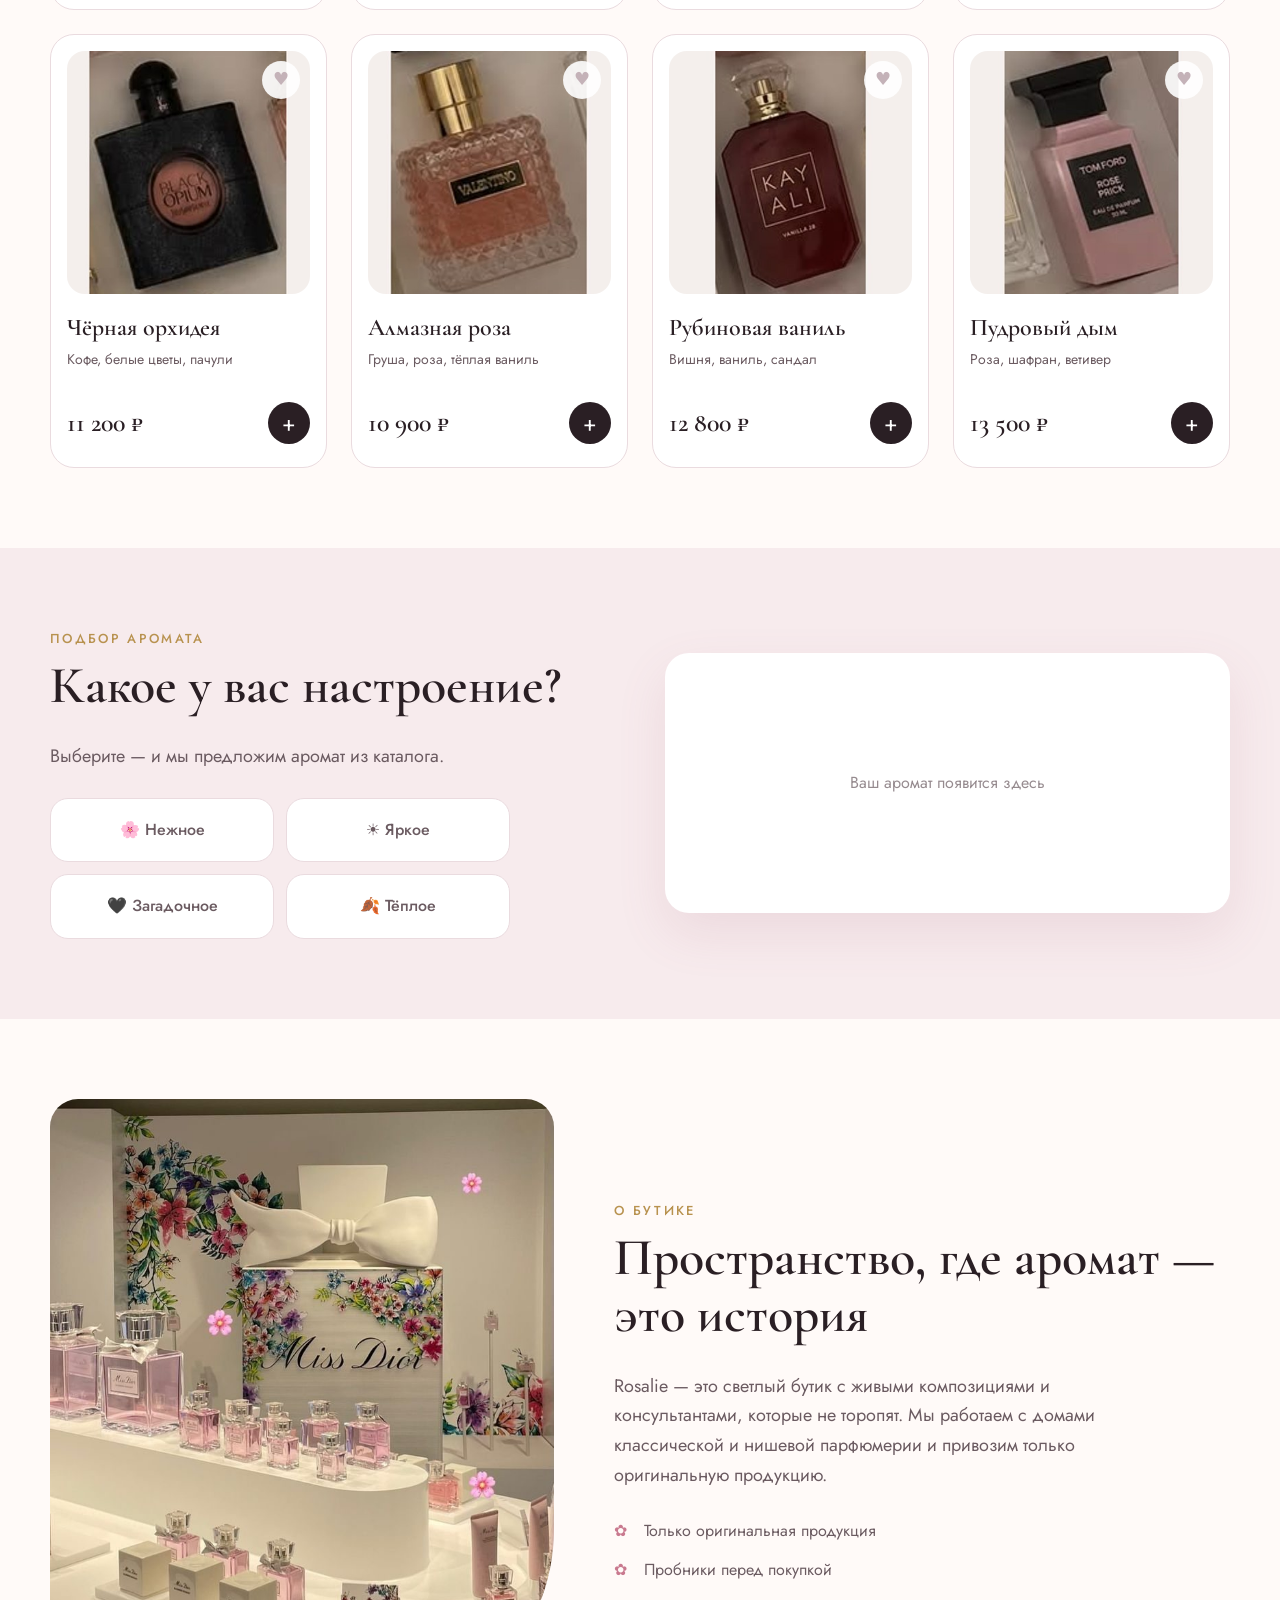
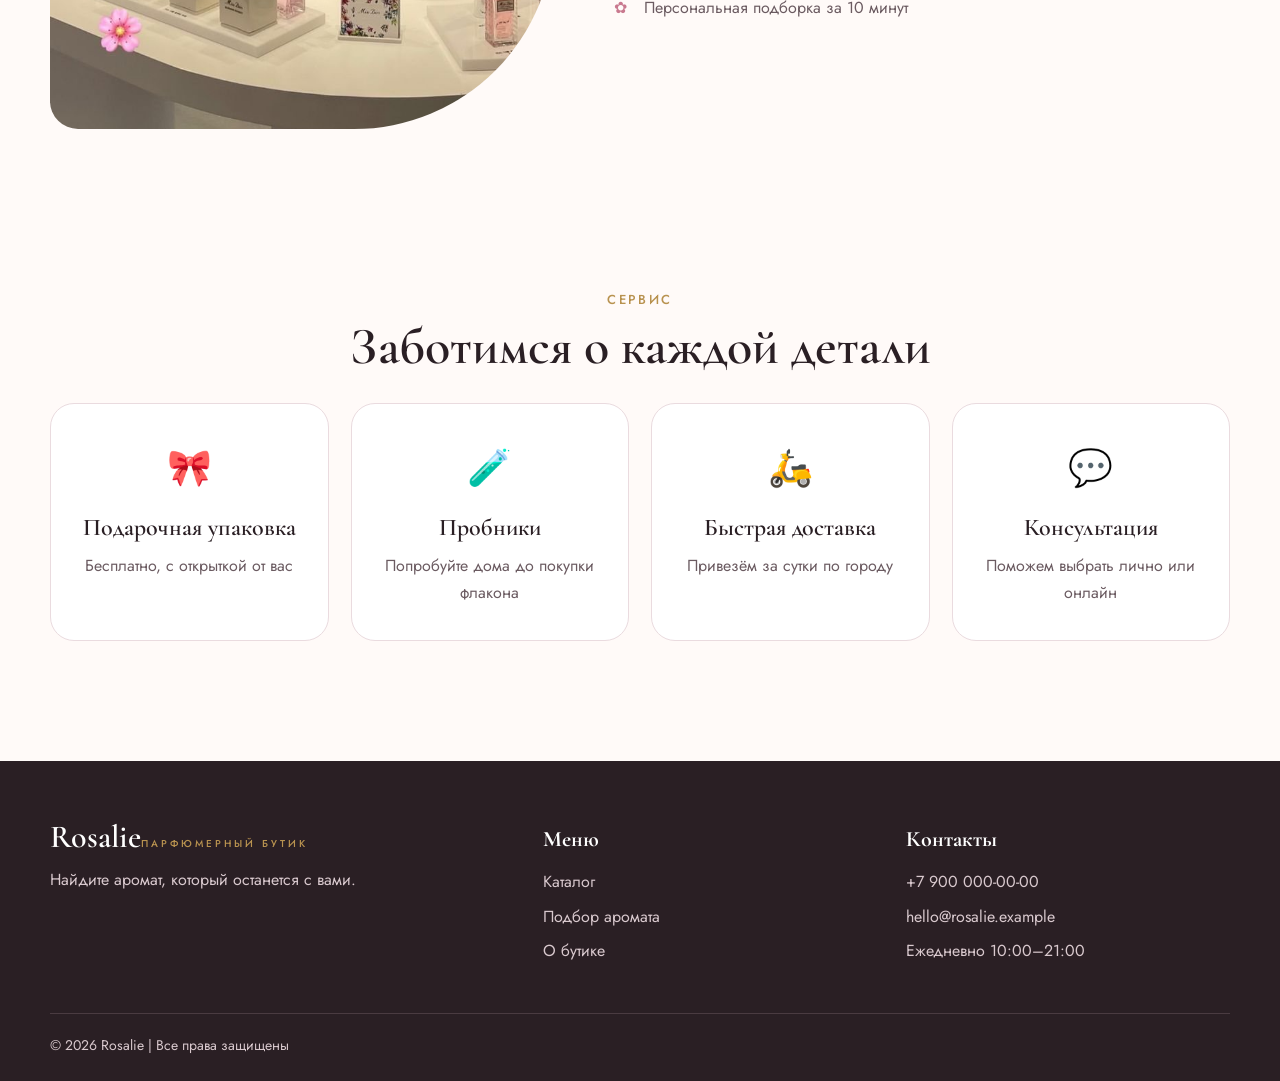
<file: 8-perfume-boutique/index.html>
<!DOCTYPE html>
<html lang="ru">
<head>
<meta charset="UTF-8">
<meta name="viewport" content="width=device-width, initial-scale=1">
<title>Rosalie — парфюмерный бутик</title>
<link rel="preconnect" href="https://fonts.googleapis.com">
<link href="https://fonts.googleapis.com/css2?family=Cormorant+Garamond:ital,wght@0,500;0,600;1,500&family=Jost:wght@400;500;600&display=swap" rel="stylesheet">
<link rel="stylesheet" href="style.css">
</head>
<body>
<header class="header container">
  <a href="#" class="logo">Rosalie<span>парфюмерный бутик</span></a>
  <nav class="nav"><a href="#catalog">Каталог</a><a href="#finder">Подбор аромата</a><a href="#about">О бутике</a><a href="#services">Сервис</a><a href="#contacts">Контакты</a></nav>
  <button class="cart" id="cart" aria-label="Корзина">🛍<b id="cartCount">0</b></button>
</header>

<section class="hero container">
  <div class="hero-text">
    <p class="eyebrow">Нишевая и классическая парфюмерия</p>
    <h1>Аромат, который <em>говорит за вас</em></h1>
    <p class="lead">Более 300 ароматов, личная консультация и подарочная упаковка бесплатно. Найдём ваш — по настроению, нотам или случаю.</p>
    <div class="actions"><a href="#catalog" class="btn">Смотреть каталог</a><a href="#finder" class="btn ghost">Подобрать аромат</a></div>
    <ul class="facts"><li><b>300+</b> ароматов</li><li><b>12</b> лет на рынке</li><li><b>24 ч</b> доставка</li></ul>
  </div>
  <div class="hero-img"><img src="images/hero.jpg" alt="Интерьер парфюмерного бутика"><span class="tag">Новая коллекция ✿</span></div>
</section>

<section class="section container" id="catalog">
  <p class="eyebrow center">Каталог</p><h2 class="center">Любимые ароматы гостей</h2>
  <div class="filters" id="filters">
    <button class="chip active" data-f="all">Все</button><button class="chip" data-f="women">Женские</button><button class="chip" data-f="unisex">Унисекс</button><button class="chip" data-f="gift">Для подарка</button>
  </div>
  <div class="grid" id="grid"></div>
</section>

<section class="section finder" id="finder">
  <div class="container finder-in">
    <div><p class="eyebrow">Подбор аромата</p><h2>Какое у вас настроение?</h2><p class="lead">Выберите — и мы предложим аромат из каталога.</p>
      <div class="moods" id="moods">
        <button data-m="soft">🌸 Нежное</button><button data-m="bright">☀️ Яркое</button><button data-m="mystic">🖤 Загадочное</button><button data-m="warm">🍂 Тёплое</button>
      </div></div>
    <div class="result" id="result"><p class="muted">Ваш аромат появится здесь</p></div>
  </div>
</section>

<section class="section container split" id="about">
  <div class="about-img"><img src="images/shop.jpg" alt="Витрина бутика с цветочным декором"></div>
  <div><p class="eyebrow">О бутике</p><h2>Пространство, где аромат — это история</h2>
    <p class="lead">Rosalie — это светлый бутик с живыми композициями и консультантами, которые не торопят. Мы работаем с домами классической и нишевой парфюмерии и привозим только оригинальную продукцию.</p>
    <ul class="ticks"><li>Только оригинальная продукция</li><li>Пробники перед покупкой</li><li>Персональная подборка за 10 минут</li></ul></div>
</section>

<section class="section container" id="services">
  <p class="eyebrow center">Сервис</p><h2 class="center">Заботимся о каждой детали</h2>
  <div class="services">
    <article><span>🎀</span><h3>Подарочная упаковка</h3><p>Бесплатно, с открыткой от вас</p></article>
    <article><span>🧪</span><h3>Пробники</h3><p>Попробуйте дома до покупки флакона</p></article>
    <article><span>🛵</span><h3>Быстрая доставка</h3><p>Привезём за сутки по городу</p></article>
    <article><span>💬</span><h3>Консультация</h3><p>Поможем выбрать лично или онлайн</p></article>
  </div>
</section>

<footer class="footer" id="contacts">
  <div class="container fgrid">
    <div><a href="#" class="logo">Rosalie<span>парфюмерный бутик</span></a><p>Найдите аромат, который останется с вами.</p></div>
    <div><h4>Меню</h4><a href="#catalog">Каталог</a><a href="#finder">Подбор аромата</a><a href="#about">О бутике</a></div>
    <div><h4>Контакты</h4><a href="#">+7 900 000-00-00</a><a href="#">hello@rosalie.example</a><a href="#">Ежедневно 10:00–21:00</a></div>
  </div>
  <p class="copy container">© 2026 Rosalie | Все права защищены</p>
</footer>
<div class="toast" id="toast"></div>
<script src="script.js"></script>
</body>
</html>
</file>
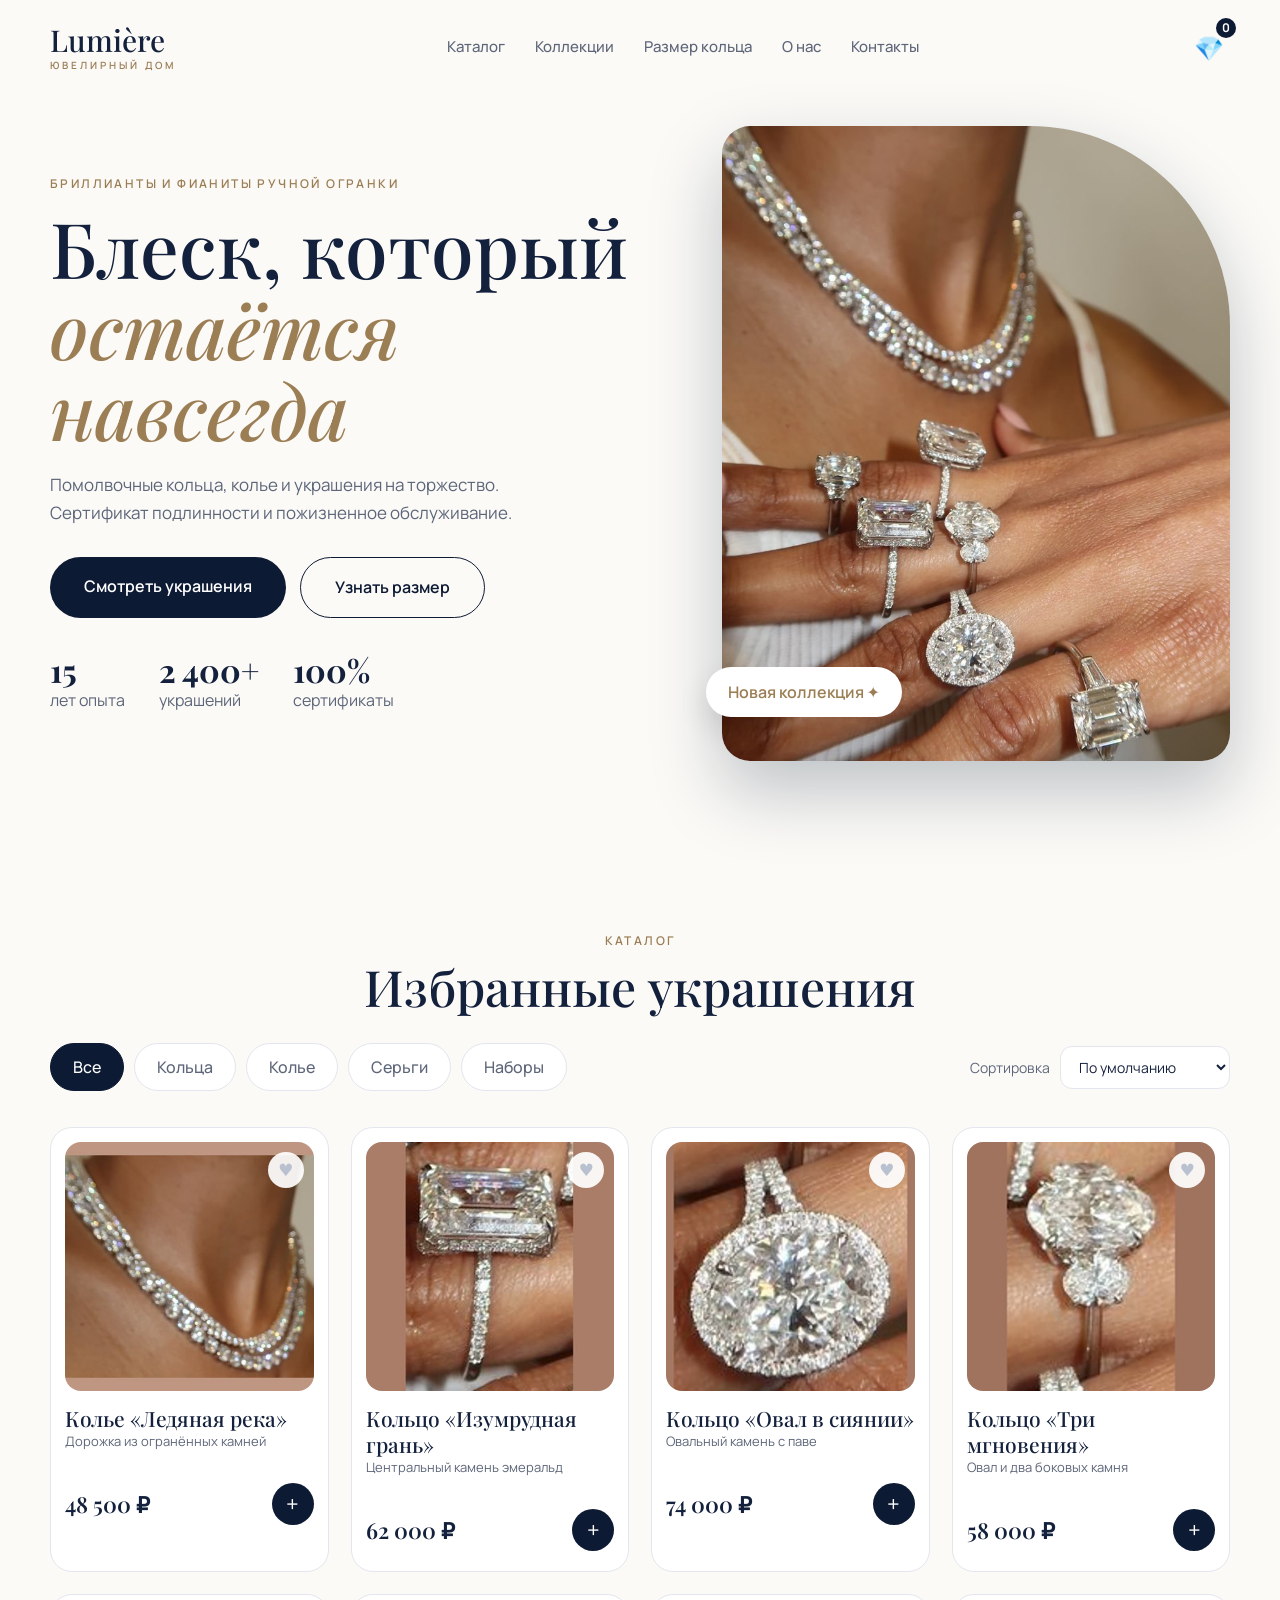
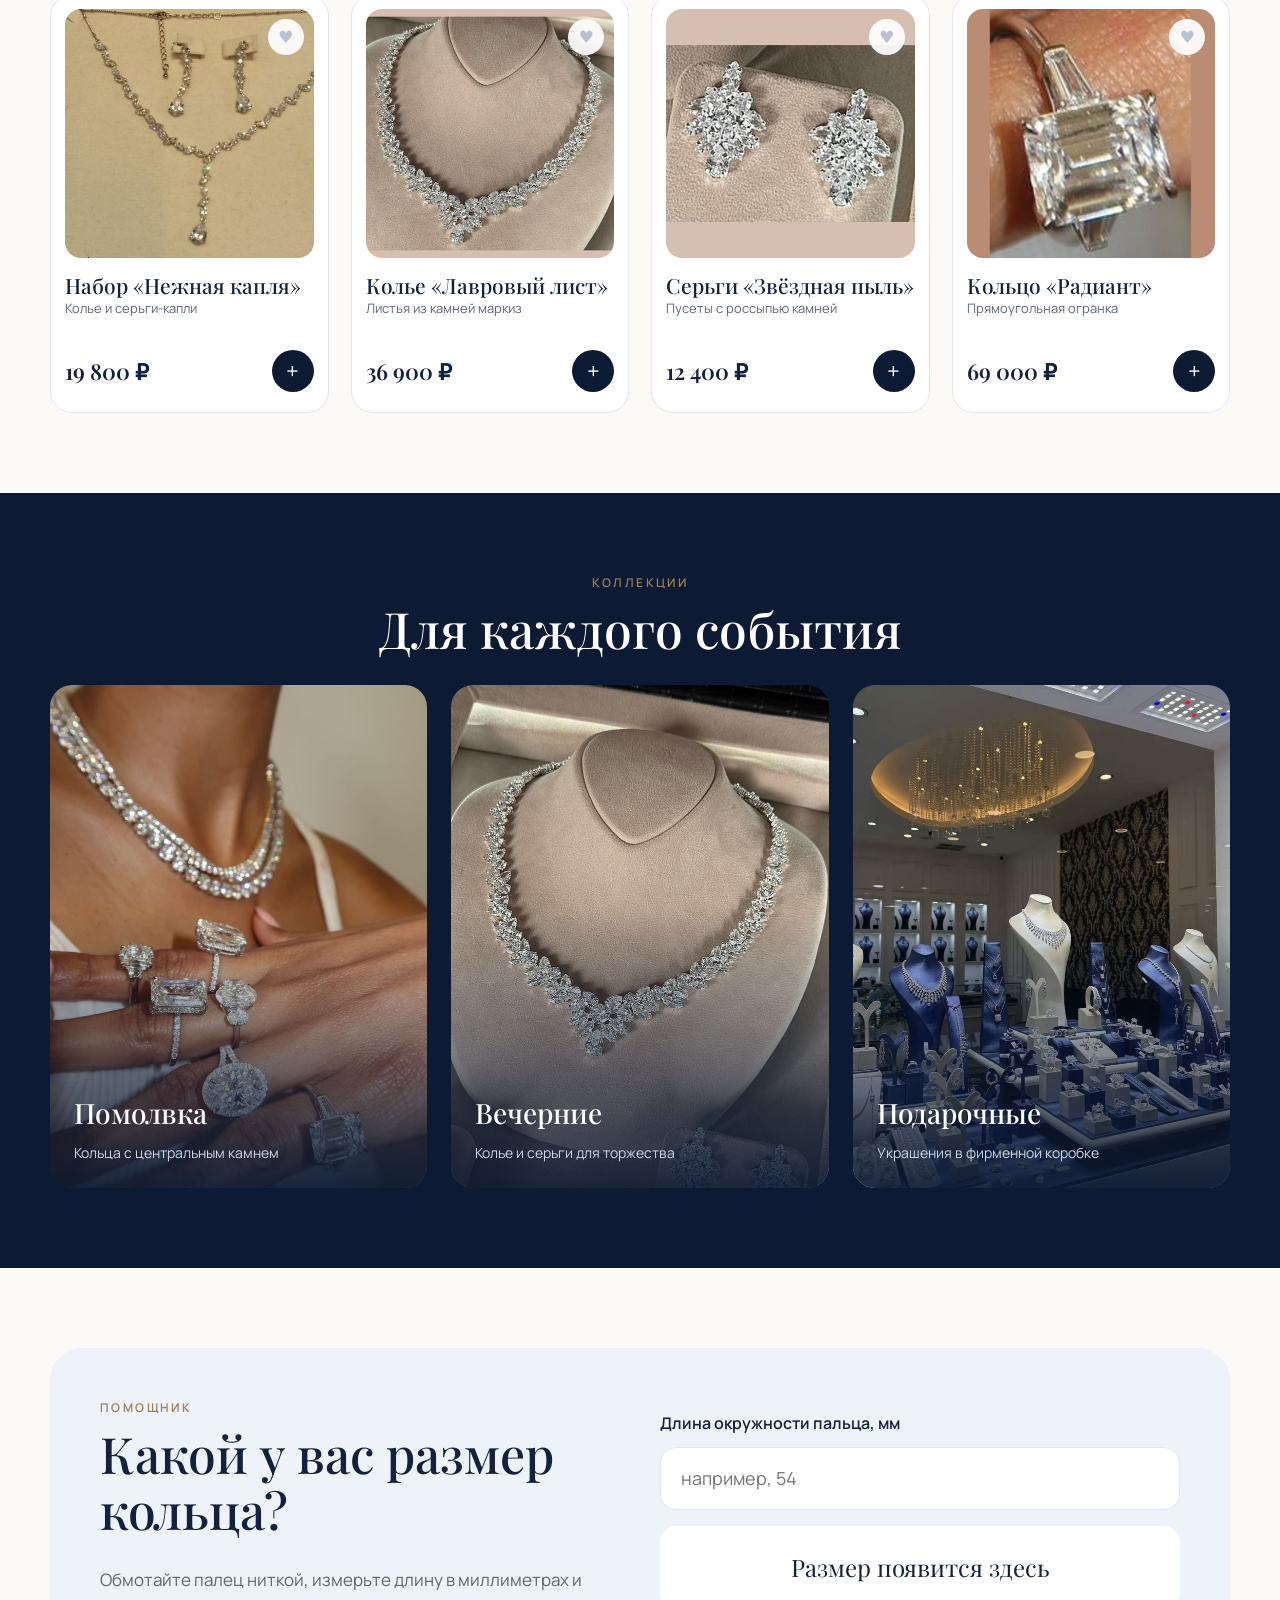
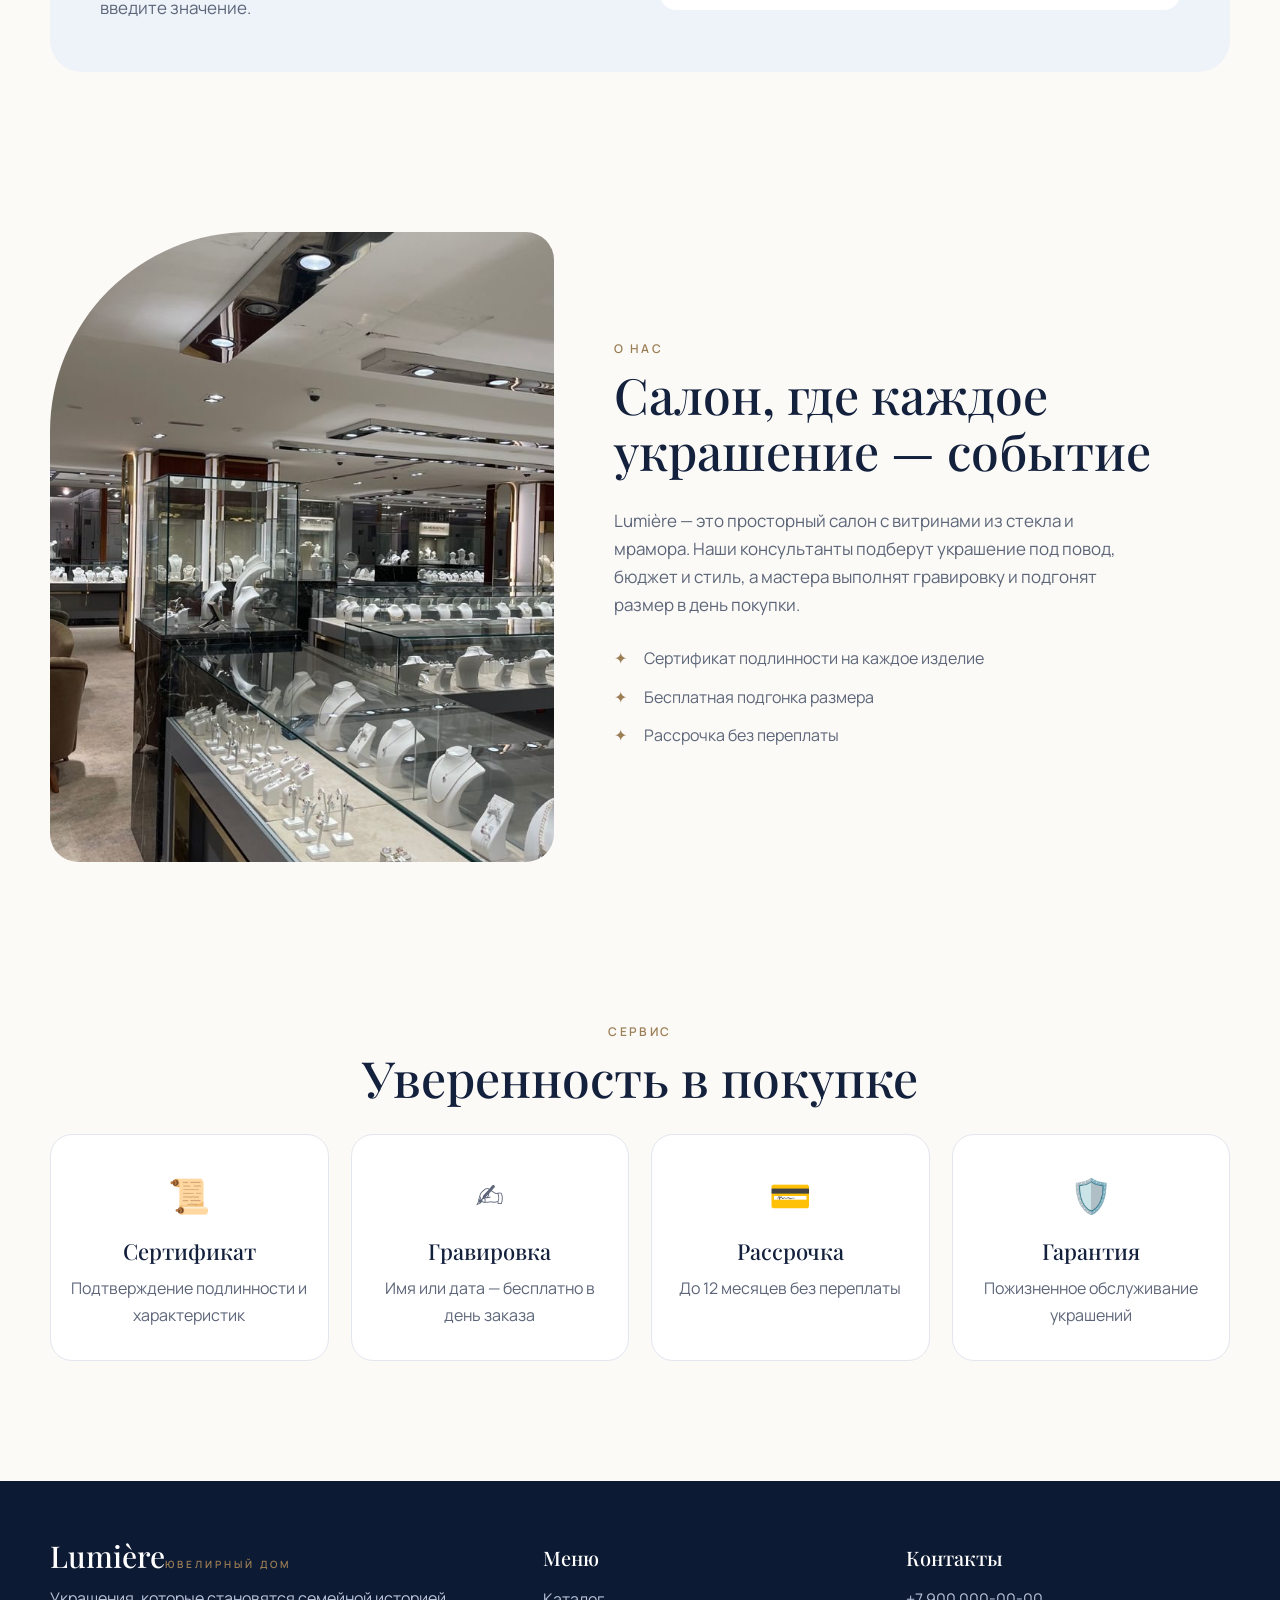
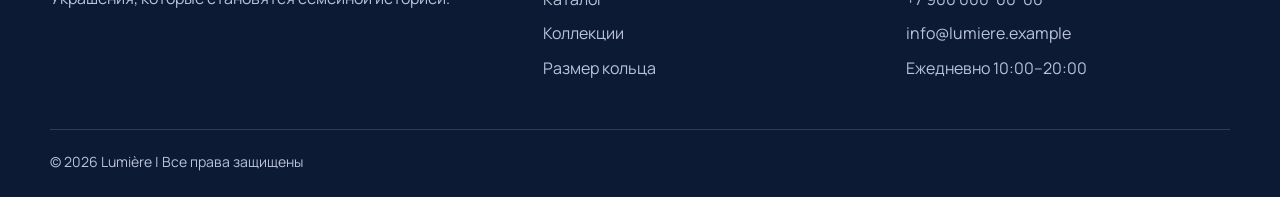
<file: 9-jewelry-store/index.html>
<!DOCTYPE html>
<html lang="ru">
<head>
<meta charset="UTF-8">
<meta name="viewport" content="width=device-width, initial-scale=1">
<title>Lumière — ювелирный дом</title>
<link rel="preconnect" href="https://fonts.googleapis.com">
<link href="https://fonts.googleapis.com/css2?family=Playfair+Display:ital,wght@0,500;0,600;1,500&family=Manrope:wght@400;500;600&display=swap" rel="stylesheet">
<link rel="stylesheet" href="style.css">
</head>
<body>
<header class="header container">
  <a href="#" class="logo">Lumière<span>ювелирный дом</span></a>
  <nav class="nav"><a href="#catalog">Каталог</a><a href="#collections">Коллекции</a><a href="#size">Размер кольца</a><a href="#about">О нас</a><a href="#contacts">Контакты</a></nav>
  <button class="cart" id="cart" aria-label="Корзина">💎<b id="cartCount">0</b></button>
</header>

<section class="hero container">
  <div class="hero-text">
    <p class="eyebrow">Бриллианты и фианиты ручной огранки</p>
    <h1>Блеск, который <em>остаётся навсегда</em></h1>
    <p class="lead">Помолвочные кольца, колье и украшения на торжество. Сертификат подлинности и пожизненное обслуживание.</p>
    <div class="actions"><a href="#catalog" class="btn">Смотреть украшения</a><a href="#size" class="btn ghost">Узнать размер</a></div>
    <ul class="facts"><li><b>15</b> лет опыта</li><li><b>2 400+</b> украшений</li><li><b>100%</b> сертификаты</li></ul>
  </div>
  <div class="hero-img"><img src="images/hero.jpg" alt="Кольца с крупными камнями и колье"><span class="tag">Новая коллекция ✦</span></div>
</section>

<section class="section container" id="catalog">
  <p class="eyebrow center">Каталог</p><h2 class="center">Избранные украшения</h2>
  <div class="bar">
    <div class="filters" id="filters">
      <button class="chip active" data-f="all">Все</button><button class="chip" data-f="rings">Кольца</button><button class="chip" data-f="necklaces">Колье</button><button class="chip" data-f="earrings">Серьги</button><button class="chip" data-f="sets">Наборы</button>
    </div>
    <label class="sort">Сортировка
      <select id="sort"><option value="def">По умолчанию</option><option value="asc">Сначала дешевле</option><option value="desc">Сначала дороже</option></select>
    </label>
  </div>
  <div class="grid" id="grid"></div>
</section>

<section class="section dark" id="collections">
  <div class="container">
    <p class="eyebrow center">Коллекции</p><h2 class="center light">Для каждого события</h2>
    <div class="cols">
      <article><img src="images/hero.jpg" alt="" style="object-position:50% 70%"><h3>Помолвка</h3><p>Кольца с центральным камнем</p></article>
      <article><img src="images/set.jpg" alt="" style="object-position:50% 30%"><h3>Вечерние</h3><p>Колье и серьги для торжества</p></article>
      <article><img src="images/display.jpg" alt="" style="object-position:50% 60%"><h3>Подарочные</h3><p>Украшения в фирменной коробке</p></article>
    </div>
  </div>
</section>

<section class="section container" id="size">
  <div class="sizebox">
    <div><p class="eyebrow">Помощник</p><h2>Какой у вас размер кольца?</h2><p class="lead">Обмотайте палец ниткой, измерьте длину в миллиметрах и введите значение.</p></div>
    <div class="calc">
      <label for="circ">Длина окружности пальца, мм</label>
      <input id="circ" type="number" min="40" max="80" step="0.5" placeholder="например, 54">
      <div class="out" id="sizeOut">Размер появится здесь</div>
    </div>
  </div>
</section>

<section class="section container split" id="about">
  <div class="about-img"><img src="images/hall.jpg" alt="Зал ювелирного салона с витринами"></div>
  <div><p class="eyebrow">О нас</p><h2>Салон, где каждое украшение — событие</h2>
    <p class="lead">Lumière — это просторный салон с витринами из стекла и мрамора. Наши консультанты подберут украшение под повод, бюджет и стиль, а мастера выполнят гравировку и подгонят размер в день покупки.</p>
    <ul class="ticks"><li>Сертификат подлинности на каждое изделие</li><li>Бесплатная подгонка размера</li><li>Рассрочка без переплаты</li></ul></div>
</section>

<section class="section container">
  <p class="eyebrow center">Сервис</p><h2 class="center">Уверенность в покупке</h2>
  <div class="services">
    <article><span>📜</span><h3>Сертификат</h3><p>Подтверждение подлинности и характеристик</p></article>
    <article><span>✍️</span><h3>Гравировка</h3><p>Имя или дата — бесплатно в день заказа</p></article>
    <article><span>💳</span><h3>Рассрочка</h3><p>До 12 месяцев без переплаты</p></article>
    <article><span>🛡️</span><h3>Гарантия</h3><p>Пожизненное обслуживание украшений</p></article>
  </div>
</section>

<footer class="footer" id="contacts">
  <div class="container fgrid">
    <div><a href="#" class="logo">Lumière<span>ювелирный дом</span></a><p>Украшения, которые становятся семейной историей.</p></div>
    <div><h4>Меню</h4><a href="#catalog">Каталог</a><a href="#collections">Коллекции</a><a href="#size">Размер кольца</a></div>
    <div><h4>Контакты</h4><a href="#">+7 900 000-00-00</a><a href="#">info@lumiere.example</a><a href="#">Ежедневно 10:00–20:00</a></div>
  </div>
  <p class="copy container">© 2026 Lumière | Все права защищены</p>
</footer>
<div class="toast" id="toast"></div>
<script src="script.js"></script>
</body>
</html>
</file>
<file: 1-fashion stor/style.css>
:root{--bg:#f4f4f8;--card:#fff;--text:#14111c;--muted:#5f5a6b;--pink:#ff2e8a;--lime:#b8f200;--purple:#5a1ed1;--sky:#2fb4ff;--yellow:#ffd60a;--orange:#ff8a00;--rb:linear-gradient(90deg,#ff3b30,#ff8a00,#ffd60a,#b8f200,#2fb4ff,#5a1ed1,#ff2e8a);--shadow:0 12px 30px rgba(60,20,120,.12);box-sizing:border-box;padding-top:env(safe-area-inset-top,0)}
@media(prefers-color-scheme:dark){:root{--bg:#120f1a;--card:#1d1828;--text:#f5f2fb;--muted:#b0a9c0;--shadow:0 12px 30px rgba(0,0,0,.45)}}
*{box-sizing:border-box}html{scroll-behavior:smooth}
body{margin:0;background:var(--bg);color:var(--text);font-family:Inter,system-ui,-apple-system,Segoe UI,Roboto,sans-serif;line-height:1.5}
.wrap{max-width:1100px;margin:0 auto;padding:0 20px}
.rb{background:var(--rb);-webkit-background-clip:text;background-clip:text;color:transparent}
header{display:flex;align-items:center;justify-content:space-between;padding:16px 0;gap:12px}
.logo{font-weight:800;font-size:22px;text-decoration:none;color:var(--text);display:flex;align-items:center;gap:8px}
.logo b{background:var(--pink);color:#fff;border-radius:10px;padding:0 9px;transform:rotate(-6deg)}
nav{display:none;gap:24px}nav a{color:var(--muted);text-decoration:none;font-weight:600}
@media(min-width:760px){nav{display:flex}}
.btn{display:inline-block;background:var(--pink);color:#fff;font:inherit;font-weight:700;border:0;border-radius:999px;padding:13px 28px;text-decoration:none;cursor:pointer;box-shadow:0 10px 24px rgba(255,46,138,.38)}
.btn.sm{padding:10px 18px}
.eyebrow{color:var(--purple);font-weight:700;letter-spacing:.1em;text-transform:uppercase;font-size:13px}
@media(prefers-color-scheme:dark){.eyebrow{color:var(--lime)}}
h1{font-size:clamp(40px,8vw,76px);line-height:1.02;font-weight:800;margin:10px 0 16px}
h2{font-size:clamp(28px,5vw,44px);line-height:1.1;font-weight:800;margin:8px 0 24px}
.hero{display:grid;gap:30px;padding:16px 0 50px;align-items:center}
@media(min-width:860px){.hero{grid-template-columns:1.1fr 1fr}}
.hero p{color:var(--muted);font-size:18px;max-width:470px}
.cta{display:flex;gap:18px;align-items:center;margin-top:26px;flex-wrap:wrap}
.cta a.t{color:var(--text);font-weight:600;text-decoration:none}
.art{position:relative;aspect-ratio:1/1;border-radius:32px;background:linear-gradient(160deg,#ffe3f1,#e7dcff 55%,#dff7ff);overflow:hidden;display:flex;align-items:flex-end;justify-content:center;gap:2%;padding:0 6%}
@media(prefers-color-scheme:dark){.art{background:linear-gradient(160deg,#3a1636,#251a4d 55%,#12364a)}}
.art .arc{position:absolute;top:6%;left:50%;width:70%;transform:translateX(-50%)}
.art img.p{position:relative;width:30%;margin-bottom:8%;filter:drop-shadow(0 14px 14px rgba(0,0,0,.25))}
.art img.p:nth-of-type(2){width:34%;margin-bottom:4%}
.sticker{position:absolute;right:6%;top:46%;background:var(--lime);color:#111;font-weight:800;border-radius:50%;width:84px;height:84px;display:grid;place-items:center;text-align:center;font-size:13px;line-height:1.1;transform:rotate(12deg)}
.strip{background:var(--rb);color:#111;font-weight:800;letter-spacing:.12em;overflow:hidden;white-space:nowrap;padding:12px 0;transform:rotate(-1.2deg)}
.strip div{display:inline-block;animation:mq 22s linear infinite}
@keyframes mq{to{transform:translateX(-50%)}}
@media(prefers-reduced-motion:reduce){.strip div{animation:none}}
section{padding:50px 0}.center{text-align:center}
.cats{display:grid;grid-template-columns:repeat(2,1fr);gap:16px}
@media(min-width:760px){.cats{grid-template-columns:repeat(4,1fr);gap:22px}}
.cat{background:var(--card);border-radius:28px;padding:24px 10px;box-shadow:var(--shadow);text-align:center;border-bottom:6px solid var(--c)}
.cat .ic{width:84px;height:84px;margin:0 auto 10px;border-radius:50%;background:color-mix(in srgb,var(--c) 22%,transparent);display:grid;place-items:center}
.cat img{height:56px;width:auto;max-width:60px}
.cat h3{margin:0;font-size:17px}.cat small{color:var(--muted)}
.head{display:flex;justify-content:space-between;align-items:flex-end;gap:12px}
.arrows{display:flex;gap:10px;margin-bottom:24px}
.arrows button{width:46px;height:46px;border-radius:50%;border:0;background:var(--card);color:var(--text);font-size:20px;cursor:pointer;box-shadow:var(--shadow)}
.arrows button:last-child{background:var(--pink);color:#fff}
.track{display:flex;gap:20px;overflow-x:auto;scroll-snap-type:x mandatory;padding:10px 4px 30px;scrollbar-width:none}
.track::-webkit-scrollbar{display:none}
.card{flex:0 0 min(76%,270px);scroll-snap-align:start;background:var(--card);border-radius:28px;box-shadow:var(--shadow);padding:20px;position:relative}
.card .pic{height:200px;display:grid;place-items:center;background:var(--bg);border-radius:20px}
.card .pic img{height:84%;width:auto}
.badge{position:absolute;top:14px;left:14px;background:var(--lime);color:#111;font-size:12px;font-weight:800;border-radius:999px;padding:3px 10px;z-index:1}
.card h3{margin:14px 0 2px;font-size:18px}.card p{margin:0;color:var(--muted);font-size:14px}
.pr{display:flex;justify-content:space-between;align-items:center;margin-top:14px;font-weight:800;font-size:22px}
.pr sup{color:var(--pink);font-size:13px}
.add{background:var(--text);color:var(--bg);border:0;border-radius:999px;font:inherit;font-size:14px;font-weight:700;padding:9px 16px;cursor:pointer}
.add.ok{background:var(--lime);color:#111}
.looks{display:grid;gap:18px}
@media(min-width:760px){.looks{grid-template-columns:repeat(3,1fr)}}
.look{border-radius:28px;padding:22px;display:flex;align-items:flex-end;justify-content:center;gap:6px;height:300px;background:var(--bg2)}
.look img{height:70%;width:auto}.look img+img{height:92%}
.stats{background:#07060b;color:#fff;border-radius:32px;padding:42px 26px}
.stats h2{font-weight:500;max-width:560px}
.nums{display:grid;gap:24px;grid-template-columns:repeat(auto-fit,minmax(140px,1fr))}
.nums b{display:block;font-size:clamp(44px,8vw,68px);font-weight:300;line-height:1;background:var(--rb);-webkit-background-clip:text;background-clip:text;color:transparent}
.nums span{font-size:13px;letter-spacing:.06em;text-transform:uppercase;color:#bbb}
.quote{background:var(--card);border-radius:28px;padding:30px;box-shadow:var(--shadow);max-width:640px;margin:0 auto}
.quote p{font-size:19px;margin:0 0 16px}.quote b{color:var(--pink)}
footer{padding:34px 0;color:var(--muted);text-align:center;font-size:14px}
/* real photos */
.art{background:linear-gradient(160deg,#ffe3f1,#e7dcff 55%,#dff7ff);align-items:center;padding:6%;gap:4%}
.art img.p,.art img.p:nth-of-type(2){width:46%;height:88%;object-fit:cover;margin:0;border-radius:24px;filter:none;box-shadow:var(--shadow)}
.art img.p:nth-of-type(2){transform:translateY(6%) rotate(3deg)}
.art img.p:first-of-type{transform:translateY(-4%) rotate(-3deg)}
.cat .ic{width:96px;height:96px;overflow:hidden;background:#fff}
.cat .ic img{width:100%;height:100%;max-width:none;object-fit:cover;object-position:50% 20%}
.card .pic{background:#fff;padding:8px}
.card .pic img{height:100%;width:100%;object-fit:contain;border-radius:12px}
.looks{display:grid;grid-template-columns:repeat(2,1fr);gap:14px}
@media(min-width:760px){.looks{grid-template-columns:repeat(3,1fr);gap:18px}}
.look{margin:0;padding:0;height:auto;display:block;position:relative;border-radius:24px;overflow:hidden;box-shadow:var(--shadow)}
.look img,.look img+img{width:100%;height:auto;display:block}
.look figcaption{position:absolute;left:10px;right:10px;bottom:10px;background:rgba(255,255,255,.92);color:#14111c;border-radius:14px;padding:6px 12px;font-size:13px;font-weight:700}
</file>
<file: 10-book-space/style.css>
:root{--ink:#2b1d14;--text:#6b5a4c;--wood:#8b5a2b;--green:#1f3a2e;--cream:#f7f1e6;--paper:#efe6d6;--line:#e0d4bf;--r:20px}
*{box-sizing:border-box;margin:0;padding:0}
html{scroll-behavior:smooth}
body{font-family:'Nunito Sans',system-ui,sans-serif;color:var(--text);background:var(--cream);line-height:1.65;overflow-x:hidden}
a{text-decoration:none;color:inherit}button,input{font:inherit}button{border:0;background:none;cursor:pointer;color:inherit}
img{display:block;max-width:100%}
:focus-visible{outline:3px solid var(--wood);outline-offset:3px}
.container{width:min(1180px,100% - 40px);margin-inline:auto}
h1,h2,h3,.logo{font-family:'Lora',serif;color:var(--ink);font-weight:600}
h2{font-size:clamp(30px,4.2vw,48px);line-height:1.15;margin:8px 0 26px}
em{color:var(--wood);font-style:italic}
.eyebrow{text-transform:uppercase;letter-spacing:.18em;font-size:12px;color:var(--wood);font-weight:700}
.center{text-align:center}.lead{font-size:17px;max-width:520px}
.btn{display:inline-block;padding:15px 32px;border-radius:999px;background:var(--green);color:#fff;font-weight:700;transition:.25s}
.btn:hover{background:var(--wood);transform:translateY(-2px)}
.btn.ghost{background:transparent;color:var(--green);border:1.5px solid var(--green)}.btn.ghost:hover{background:var(--green);color:#fff}
.btn.light{background:var(--cream);color:var(--ink)}.btn.light:hover{background:#fff}
.header{display:flex;align-items:center;justify-content:space-between;gap:20px;padding:22px 0}
.logo{font-size:26px}
.nav{display:flex;gap:28px;font-weight:600;font-size:15px}.nav a:hover{color:var(--wood)}
.cart{position:relative;font-size:24px;padding:6px}
.cart b{position:absolute;top:-4px;right:-6px;min-width:20px;height:20px;border-radius:10px;background:var(--wood);color:#fff;font-size:12px;display:grid;place-items:center}
.hero{display:grid;grid-template-columns:1.1fr .9fr;gap:50px;align-items:center;padding:30px 0 90px}
.hero h1{font-size:clamp(40px,5.6vw,70px);line-height:1.08;margin:14px 0 20px}
.actions{display:flex;gap:14px;flex-wrap:wrap;margin:28px 0 32px}
.facts{display:flex;gap:34px;list-style:none;flex-wrap:wrap}
.facts b{display:block;font-family:'Lora';font-size:30px;color:var(--ink);line-height:1.1}
.hero-img{position:relative}
.hero-img img{width:100%;aspect-ratio:4/5;object-fit:cover;border-radius:220px 220px 24px 24px;box-shadow:0 30px 70px rgba(43,29,20,.25)}
.tag{position:absolute;left:-14px;bottom:44px;background:#fff;padding:12px 22px;border-radius:999px;box-shadow:0 12px 30px rgba(0,0,0,.12);font-weight:700;color:var(--wood)}
.section{padding:80px 0}
.bar{display:flex;justify-content:space-between;align-items:center;gap:16px;flex-wrap:wrap;margin-bottom:34px}
.filters{display:flex;gap:10px;flex-wrap:wrap}
.chip{padding:10px 22px;border-radius:999px;border:1px solid var(--line);background:#fff;font-weight:600;transition:.2s}
.chip.active,.chip:hover{background:var(--green);color:#fff;border-color:var(--green)}
.search{padding:12px 20px;border-radius:999px;border:1px solid var(--line);background:#fff;min-width:260px;color:var(--ink)}
.grid{display:grid;grid-template-columns:repeat(4,1fr);gap:22px}
.card{background:#fff;border:1px solid var(--line);border-radius:var(--r);padding:14px 14px 18px;position:relative;transition:.3s}
.card:hover{transform:translateY(-6px);box-shadow:0 20px 50px rgba(43,29,20,.14)}
.card img{width:100%;aspect-ratio:3/4;object-fit:contain;border-radius:12px;background:var(--paper)}
.card h3{font-size:18px;margin-top:12px;line-height:1.3;min-height:47px}
.card p{font-size:13px}
.row{display:flex;align-items:center;justify-content:space-between;margin-top:10px}
.price{font-family:'Lora';font-size:20px;font-weight:600;color:var(--ink)}
.add{width:40px;height:40px;border-radius:50%;background:var(--green);color:#fff;font-size:22px;transition:.2s}
.add:hover{background:var(--wood);transform:scale(1.1)}
.heart{position:absolute;top:22px;right:22px;width:34px;height:34px;border-radius:50%;background:rgba(255,255,255,.92);font-size:16px;color:#c9bca8}.heart.on{color:#c0455a}
.empty{text-align:center;padding:40px 0}
.month{background:var(--green);color:#cfe0d5}
.month h2,.month .eyebrow{color:#fff}.month .eyebrow{color:#e5c68f}
.split{display:grid;grid-template-columns:.9fr 1.1fr;gap:60px;align-items:center}
.split.rev{grid-template-columns:1.1fr .9fr}
.month-img img,.about-img img{width:100%;aspect-ratio:4/5;object-fit:cover;border-radius:24px}
.about-img img{border-radius:24px 24px 24px 200px}
.deal{margin:18px 0 22px;font-family:'Lora';font-size:20px}.deal span{font-size:36px;color:#fff;font-weight:600}.deal s{opacity:.6}
.ticks{list-style:none;margin-top:20px}.ticks li{padding:6px 0 6px 30px;position:relative}.ticks li::before{content:"✦";position:absolute;left:0;color:var(--wood)}
.banner{position:relative;margin:30px 0}
.banner img{width:100%;height:420px;object-fit:cover;object-position:50% 40%}
.banner::after{content:"";position:absolute;inset:0;background:linear-gradient(90deg,rgba(31,58,46,.92),rgba(31,58,46,.35))}
.banner-in{position:absolute;inset:0;z-index:1;display:flex;flex-direction:column;justify-content:center;left:50%;transform:translateX(-50%);color:#e8efe9;gap:8px;align-items:flex-start}
.banner-in h2{color:#fff;margin:0}.banner-in p{max-width:420px;margin-bottom:12px}
.newsbox{background:var(--paper);border-radius:28px;padding:50px;display:grid;grid-template-columns:1fr 1fr;gap:40px;align-items:center}
.newsbox h2{margin-bottom:10px}
form{display:flex;flex-wrap:wrap;gap:12px}
form input{flex:1;min-width:200px;padding:15px 22px;border-radius:999px;border:1px solid var(--line);background:#fff;color:var(--ink)}
.hint{width:100%;font-size:14px;min-height:20px}.hint.err{color:#b3364c}.hint.ok{color:var(--green)}
.footer{background:var(--ink);color:#cbbba6;padding:60px 0 24px;margin-top:40px}
.footer .logo{color:#fff}
.fgrid{display:grid;grid-template-columns:1.4fr 1fr 1fr;gap:40px}
.fgrid h4{color:#fff;font-family:'Lora';font-size:20px;margin-bottom:12px}
.fgrid a{display:block;margin-bottom:8px}.fgrid a:hover{color:#e5c68f}.fgrid p{margin-top:14px}
.copy{margin-top:40px;padding-top:20px;border-top:1px solid #4a3a2c;font-size:14px}
.toast{position:fixed;left:50%;bottom:28px;transform:translate(-50%,100px);background:var(--ink);color:#fff;padding:14px 26px;border-radius:999px;opacity:0;transition:.35s;z-index:9}
.toast.show{transform:translate(-50%,0);opacity:1}
@media(max-width:960px){.nav{display:none}.hero,.split,.split.rev,.newsbox{grid-template-columns:1fr}.grid{grid-template-columns:repeat(2,1fr)}.hero-img{max-width:440px}.month-img{max-width:420px}.newsbox{padding:30px}.banner img{height:360px}}
@media(max-width:560px){.grid{gap:12px}.card{padding:10px 10px 14px}.card h3{font-size:16px;min-height:42px}.fgrid{grid-template-columns:1fr}.section{padding:56px 0}.search{width:100%}.heart{top:16px;right:16px}}
@media(prefers-reduced-motion:reduce){*{transition:none!important;scroll-behavior:auto!important}}
</file>
<file: 11-sweet-bakery/style.css>
:root{--ink:#4a2a2a;--text:#7a6060;--berry:#e8476a;--berry-d:#c93557;--peach:#ffe3d8;--cream:#fff8f3;--pist:#8fb866;--line:#f1dcd2;--r:24px}
*{box-sizing:border-box;margin:0;padding:0}
html{scroll-behavior:smooth}
body{font-family:'Nunito',system-ui,sans-serif;color:var(--text);background:var(--cream);line-height:1.65;overflow-x:hidden}
a{text-decoration:none;color:inherit}button{font:inherit;border:0;background:none;cursor:pointer;color:inherit}
img{display:block;max-width:100%}
:focus-visible{outline:3px solid var(--berry);outline-offset:3px}
.container{width:min(1180px,100% - 40px);margin-inline:auto}
h1,h2,h3,.logo{font-family:'Comfortaa',sans-serif;color:var(--ink);font-weight:700}
h2{font-size:clamp(28px,4vw,44px);line-height:1.2;margin:8px 0 26px}
em{color:var(--berry);font-style:normal}
.eyebrow{text-transform:uppercase;letter-spacing:.16em;font-size:12px;color:var(--berry);font-weight:700}
.center{text-align:center}.lead{font-size:17px;max-width:520px}
.btn{display:inline-block;padding:15px 32px;border-radius:999px;background:var(--berry);color:#fff;font-weight:700;transition:.25s;box-shadow:0 10px 24px rgba(232,71,106,.3)}
.btn:hover{background:var(--berry-d);transform:translateY(-2px)}
.btn:disabled{background:#e4cfc8;box-shadow:none;cursor:not-allowed;transform:none}
.btn.ghost{background:transparent;color:var(--berry);border:2px solid var(--berry);box-shadow:none}.btn.ghost:hover{background:var(--berry);color:#fff}
.btn.light{background:#fff;color:var(--ink);box-shadow:none}
.header{display:flex;align-items:center;justify-content:space-between;gap:20px;padding:22px 0}
.logo{font-size:24px}
.nav{display:flex;gap:28px;font-weight:600;font-size:15px}.nav a:hover{color:var(--berry)}
.cart{position:relative;font-size:24px;padding:6px}
.cart b{position:absolute;top:-4px;right:-6px;min-width:20px;height:20px;border-radius:10px;background:var(--berry);color:#fff;font-size:12px;display:grid;place-items:center}
.hero{display:grid;grid-template-columns:1.1fr .9fr;gap:50px;align-items:center;padding:30px 0 90px}
.hero h1{font-size:clamp(36px,5vw,62px);line-height:1.15;margin:14px 0 20px}
.actions{display:flex;gap:14px;flex-wrap:wrap;margin:28px 0 32px}
.facts{display:flex;gap:34px;list-style:none;flex-wrap:wrap}
.facts b{display:block;font-family:'Comfortaa';font-size:28px;color:var(--ink);line-height:1.2}
.hero-img{position:relative}
.hero-img img{width:100%;aspect-ratio:4/5;object-fit:cover;border-radius:240px 240px 28px 28px;box-shadow:0 30px 70px rgba(232,71,106,.25)}
.tag{position:absolute;left:-14px;bottom:44px;background:#fff;padding:12px 22px;border-radius:999px;box-shadow:0 12px 30px rgba(0,0,0,.1);font-weight:700;color:var(--berry)}
.section{padding:80px 0}
.filters{display:flex;gap:10px;justify-content:center;flex-wrap:wrap;margin-bottom:36px}
.chip{padding:10px 22px;border-radius:999px;border:1.5px solid var(--line);background:#fff;font-weight:700;transition:.2s}
.chip.active,.chip:hover{background:var(--berry);color:#fff;border-color:var(--berry)}
.grid{display:grid;grid-template-columns:repeat(4,1fr);gap:22px}
.card{background:#fff;border:1px solid var(--line);border-radius:var(--r);padding:14px 14px 18px;position:relative;transition:.3s}
.card:hover{transform:translateY(-6px);box-shadow:0 20px 50px rgba(232,71,106,.16)}
.card img{width:100%;aspect-ratio:1;object-fit:cover;border-radius:18px;background:var(--peach)}
.card h3{font-size:16px;margin-top:12px;line-height:1.35;min-height:44px}
.card p{font-size:13px}
.row{display:flex;align-items:center;justify-content:space-between;margin-top:10px}
.price{font-family:'Comfortaa';font-size:20px;font-weight:700;color:var(--ink)}
.add{width:40px;height:40px;border-radius:50%;background:var(--berry);color:#fff;font-size:22px;transition:.2s}
.add:hover{background:var(--berry-d);transform:scale(1.1)}
.heart{position:absolute;top:22px;right:22px;width:34px;height:34px;border-radius:50%;background:rgba(255,255,255,.92);font-size:16px;color:#d9c3bb}.heart.on{color:var(--berry)}
.box{background:var(--peach)}
.boxin{display:grid;grid-template-columns:1fr 1fr;gap:50px;align-items:center}
.sizes{display:flex;gap:10px;margin-top:22px}
.panel{background:#fff;border-radius:28px;padding:28px;box-shadow:0 20px 50px rgba(232,71,106,.14)}
.fl{display:flex;align-items:center;justify-content:space-between;padding:10px 0;border-bottom:1px dashed var(--line)}
.fl span{font-weight:700;color:var(--ink)}
.qty{display:flex;align-items:center;gap:12px}
.qty button{width:34px;height:34px;border-radius:50%;background:var(--peach);color:var(--ink);font-size:20px;line-height:1}
.qty button:hover{background:var(--berry);color:#fff}
.qty b{min-width:18px;text-align:center;color:var(--ink)}
.progress{height:10px;border-radius:5px;background:var(--peach);margin:20px 0 10px;overflow:hidden}
.progress div{height:100%;width:0;background:var(--berry);border-radius:5px;transition:width .3s}
.sum{display:flex;justify-content:space-between;align-items:center;margin-bottom:16px}
.sum b{font-family:'Comfortaa';font-size:24px;color:var(--ink)}
.split{display:grid;grid-template-columns:.9fr 1.1fr;gap:60px;align-items:center}
.about-img img{width:100%;aspect-ratio:3/4;object-fit:cover;object-position:50% 20%;border-radius:200px 24px 24px 24px}
.ticks{list-style:none;margin-top:20px}.ticks li{padding:6px 0 6px 30px;position:relative}.ticks li::before{content:"♥";position:absolute;left:0;color:var(--berry)}
.gallery{position:relative;margin:20px 0}
.gallery img{width:100%;height:440px;object-fit:cover;object-position:50% 35%}
.gallery::after{content:"";position:absolute;inset:0;background:linear-gradient(90deg,rgba(74,42,42,.8),rgba(74,42,42,.1))}
.gallery-in{position:absolute;inset:0;z-index:1;left:50%;transform:translateX(-50%);display:flex;flex-direction:column;justify-content:center;align-items:flex-start;gap:8px;color:#ffeee6}
.gallery-in h2{color:#fff;margin:0}.gallery-in p{margin-bottom:12px;max-width:380px}
.steps{display:grid;grid-template-columns:repeat(3,1fr);gap:22px}
.steps article{background:#fff;border:1px solid var(--line);border-radius:var(--r);padding:34px 24px;text-align:center}
.steps span{display:grid;place-items:center;width:52px;height:52px;margin:0 auto 12px;border-radius:50%;background:var(--berry);color:#fff;font-family:'Comfortaa';font-size:22px;font-weight:700}
.steps h3{font-size:20px;margin-bottom:6px}
.footer{background:var(--ink);color:#d9bfb8;padding:60px 0 24px;margin-top:40px}
.footer .logo{color:#fff}
.fgrid{display:grid;grid-template-columns:1.4fr 1fr 1fr;gap:40px}
.fgrid h4{color:#fff;font-family:'Comfortaa';font-size:18px;margin-bottom:12px}
.fgrid a{display:block;margin-bottom:8px}.fgrid a:hover{color:#ffb3c2}.fgrid p{margin-top:14px}
.copy{margin-top:40px;padding-top:20px;border-top:1px solid #6a4545;font-size:14px}
.toast{position:fixed;left:50%;bottom:28px;transform:translate(-50%,100px);background:var(--ink);color:#fff;padding:14px 26px;border-radius:999px;opacity:0;transition:.35s;z-index:9}
.toast.show{transform:translate(-50%,0);opacity:1}
@media(max-width:960px){.nav{display:none}.hero,.split,.boxin{grid-template-columns:1fr}.grid{grid-template-columns:repeat(2,1fr)}.hero-img{max-width:440px}.about-img{max-width:420px}.steps{grid-template-columns:1fr}.gallery img{height:380px}}
@media(max-width:560px){.grid{gap:12px}.card{padding:10px 10px 14px}.card h3{font-size:14px;min-height:40px}.fgrid{grid-template-columns:1fr}.section{padding:56px 0}.heart{top:16px;right:16px}}
@media(prefers-reduced-motion:reduce){*{transition:none!important;scroll-behavior:auto!important}}
</file>
<file: 12-model-agency/style.css>
:root{--bg:#0b0b0c;--bg2:#141416;--card:#18181b;--text:#b9b3aa;--head:#f4efe7;--gold:#d8c3a5;--line:#2a2a2e;--r:18px}
*{box-sizing:border-box;margin:0;padding:0}
html{scroll-behavior:smooth}
body{font-family:'Montserrat',system-ui,sans-serif;color:var(--text);background:var(--bg);line-height:1.7;overflow-x:hidden;font-size:15px}
a{text-decoration:none;color:inherit}button,input{font:inherit}button{border:0;background:none;cursor:pointer;color:inherit}
img{display:block;max-width:100%}
:focus-visible{outline:3px solid var(--gold);outline-offset:3px}
.container{width:min(1180px,100% - 40px);margin-inline:auto}
h1,h2,h3,.logo{font-family:'Cormorant Garamond',serif;color:var(--head);font-weight:500}
h2{font-size:clamp(34px,4.6vw,56px);line-height:1.1;margin:10px 0 32px}
em{color:var(--gold);font-style:italic}
.eyebrow{text-transform:uppercase;letter-spacing:.3em;font-size:11px;color:var(--gold);font-weight:600}
.lead{font-size:16px;max-width:500px}
.btn{display:inline-block;padding:16px 36px;border-radius:2px;background:var(--gold);color:#111;font-weight:600;letter-spacing:.08em;text-transform:uppercase;font-size:12px;transition:.25s}
.btn:hover{background:#fff}
.btn.ghost{background:transparent;color:var(--head);border:1px solid #555}.btn.ghost:hover{border-color:var(--gold);color:var(--gold)}
.header{display:flex;align-items:center;justify-content:space-between;gap:20px;padding:26px 0}
.logo{display:flex;flex-direction:column;font-size:34px;letter-spacing:.18em;line-height:1}
.logo span{font-family:'Montserrat';font-size:9px;letter-spacing:.4em;text-transform:uppercase;color:var(--gold);margin-top:6px;font-weight:500}
.nav{display:flex;align-items:center;gap:30px;font-size:12px;letter-spacing:.14em;text-transform:uppercase}
.nav a:hover{color:var(--gold)}
.pill{padding:11px 22px;border:1px solid var(--gold);color:var(--gold)}.pill:hover{background:var(--gold);color:#111!important}
.hero{display:grid;grid-template-columns:1.05fr .95fr;gap:50px;align-items:center;padding:30px 0 80px}
.hero h1{font-size:clamp(50px,7vw,100px);line-height:.98;margin:18px 0 24px}
.actions{display:flex;gap:14px;flex-wrap:wrap;margin-top:32px}
.hero-img{position:relative}
.hero-img img{width:100%;aspect-ratio:4/5;object-fit:cover;border-radius:2px;filter:contrast(1.05)}
.hero-img::before{content:"";position:absolute;inset:18px -18px -18px 18px;border:1px solid var(--gold);z-index:-1}
.tag{position:absolute;left:-16px;bottom:36px;background:var(--bg);border:1px solid var(--gold);padding:10px 20px;color:var(--gold);letter-spacing:.2em;text-transform:uppercase;font-size:11px}
.stats{display:grid;grid-template-columns:repeat(4,1fr);gap:20px;padding:40px 0;border-block:1px solid var(--line)}
.stats div{text-align:center}
.stats b{display:block;font-family:'Cormorant Garamond';font-size:56px;color:var(--head);font-weight:500;line-height:1}
.stats span{font-size:12px;letter-spacing:.14em;text-transform:uppercase}
.section{padding:90px 0}
.tabs{display:flex;gap:8px;flex-wrap:wrap;margin-bottom:26px}
.tab{padding:12px 26px;border:1px solid var(--line);font-size:12px;letter-spacing:.12em;text-transform:uppercase;transition:.2s}
.tab.active,.tab:hover{background:var(--gold);color:#111;border-color:var(--gold)}
.tabpanel{background:var(--card);border:1px solid var(--line);padding:40px;display:grid;grid-template-columns:1fr 1fr;gap:30px;align-items:center}
.tabpanel h3{font-size:36px;margin-bottom:10px}
.tabpanel ul{list-style:none;margin-top:14px}.tabpanel li{padding:5px 0 5px 24px;position:relative}
.tabpanel li::before{content:"—";position:absolute;left:0;color:var(--gold)}
.tabpanel .big{font-family:'Cormorant Garamond';font-size:clamp(70px,10vw,130px);color:var(--gold);opacity:.18;text-align:right;line-height:1}
.mosaic{display:grid;grid-template-columns:1.2fr 1fr 1fr;grid-template-rows:380px 380px;gap:14px}
.mosaic figure{position:relative;overflow:hidden}
.mosaic img{width:100%;height:100%;object-fit:cover;transition:.6s}
.mosaic figure:hover img{transform:scale(1.05)}
.m1{grid-row:span 2}.m2{grid-column:span 2}
.mosaic figcaption{position:absolute;left:0;bottom:0;right:0;padding:40px 18px 14px;background:linear-gradient(transparent,rgba(0,0,0,.8));color:var(--head);font-size:12px;letter-spacing:.14em;text-transform:uppercase}
.steps{display:grid;grid-template-columns:repeat(4,1fr);gap:18px}
.steps article{background:var(--card);border:1px solid var(--line);padding:30px 24px}
.steps span{font-family:'Cormorant Garamond';font-size:46px;color:var(--gold);line-height:1}
.steps h3{font-size:26px;margin:10px 0 6px}
.faq{max-width:820px}
details{border-bottom:1px solid var(--line);padding:20px 0}
summary{cursor:pointer;color:var(--head);font-family:'Cormorant Garamond';font-size:24px;list-style:none;display:flex;justify-content:space-between;gap:20px}
summary::after{content:"+";color:var(--gold);font-size:28px;line-height:1}
details[open] summary::after{content:"–"}
details p{margin-top:10px;max-width:640px}
.apply{background:var(--card);border:1px solid var(--line);padding:56px;display:grid;grid-template-columns:1fr 1fr;gap:50px;align-items:center}
form{display:grid;gap:14px}
label{font-size:11px;letter-spacing:.14em;text-transform:uppercase;color:var(--gold);display:grid;gap:6px}
input{padding:15px 16px;background:var(--bg);border:1px solid var(--line);color:var(--head);border-radius:2px;letter-spacing:normal;text-transform:none;font-size:15px}
input:focus{outline:none;border-color:var(--gold)}
.two{display:grid;grid-template-columns:1fr 1fr;gap:14px}
.hint{min-height:22px;font-size:14px}.hint.err{color:#e58a8a}.hint.ok{color:#9fd3a5}
.footer{background:#070708;border-top:1px solid var(--line);padding:60px 0 24px}
.fgrid{display:grid;grid-template-columns:1.4fr 1fr 1fr;gap:40px}
.fgrid h4{color:var(--head);font-family:'Cormorant Garamond';font-size:22px;font-weight:500;margin-bottom:12px}
.fgrid a{display:block;margin-bottom:8px}.fgrid a:hover{color:var(--gold)}.fgrid p{margin-top:14px}
.copy{margin-top:40px;padding-top:20px;border-top:1px solid var(--line);font-size:13px}
.toast{position:fixed;left:50%;bottom:28px;transform:translate(-50%,100px);background:var(--gold);color:#111;padding:14px 28px;opacity:0;transition:.35s;z-index:9;font-weight:600}
.toast.show{transform:translate(-50%,0);opacity:1}
@media(max-width:960px){.nav a:not(.pill){display:none}.hero,.tabpanel,.apply{grid-template-columns:1fr}.hero-img{max-width:460px;margin-right:18px}.stats{grid-template-columns:repeat(2,1fr)}.steps{grid-template-columns:repeat(2,1fr)}.mosaic{grid-template-columns:1fr 1fr;grid-template-rows:auto}.m1{grid-row:auto;grid-column:span 2;height:420px}.m2{grid-column:span 2;height:300px}.m3{grid-column:span 2;height:360px}.apply{padding:30px}.tabpanel{padding:26px}.tabpanel .big{text-align:left}}
@media(max-width:560px){.steps{grid-template-columns:1fr}.two{grid-template-columns:1fr}.fgrid{grid-template-columns:1fr}.section{padding:60px 0}}
@media(prefers-reduced-motion:reduce){*{transition:none!important;scroll-behavior:auto!important}}
</file>
<file: 2-flowers store/style.css>
:root{--bg:#fff8f5;--card:#fff;--text:#2b1d22;--muted:#7a6a70;--pink:#e5557f;--rose:#f7c6d4;--peach:#ffe1d6;--green:#4f7d5c;--shadow:0 14px 34px rgba(120,40,70,.12);--serif:"Playfair Display",Georgia,"Times New Roman",serif;box-sizing:border-box;padding-top:env(safe-area-inset-top,0)}
@media(prefers-color-scheme:dark){:root{--bg:#1a1216;--card:#261a20;--text:#f8eef1;--muted:#bda9b0;--peach:#3a2229;--rose:#4a2733;--shadow:0 14px 34px rgba(0,0,0,.5)}}
*{box-sizing:border-box}html{scroll-behavior:smooth}
body{margin:0;background:var(--bg);color:var(--text);font-family:Inter,system-ui,-apple-system,Segoe UI,Roboto,sans-serif;line-height:1.55}
.wrap{max-width:1100px;margin:0 auto;padding:0 20px}
header{display:flex;align-items:center;justify-content:space-between;padding:16px 0;gap:12px}
.logo{font-family:var(--serif);font-weight:700;font-size:24px;text-decoration:none;color:var(--text);display:flex;align-items:center;gap:8px}
.logo b{background:var(--pink);color:#fff;border-radius:50%;width:34px;height:34px;display:grid;place-items:center;font-size:18px}
nav{display:none;gap:26px}nav a{color:var(--muted);text-decoration:none;font-weight:500}nav a:hover{color:var(--pink)}
@media(min-width:760px){nav{display:flex}}
.btn{display:inline-block;background:var(--pink);color:#fff;font:inherit;font-weight:600;border:0;border-radius:999px;padding:14px 30px;text-decoration:none;cursor:pointer;box-shadow:0 10px 24px rgba(229,85,127,.35)}
.btn.sm{padding:10px 18px;font-size:15px}
.eyebrow{color:var(--pink);font-weight:600;letter-spacing:.12em;text-transform:uppercase;font-size:13px}
h1,h2,h3{font-family:var(--serif)}
h1{font-size:clamp(40px,8vw,72px);line-height:1.05;font-weight:700;margin:10px 0 16px}
h1 em,h2 em{font-style:italic;color:var(--pink)}
h2{font-size:clamp(28px,5vw,42px);line-height:1.15;margin:8px 0 24px}
.hero{display:grid;gap:34px;padding:14px 0 56px;align-items:center}
@media(min-width:860px){.hero{grid-template-columns:1.05fr 1fr}}
.hero p{color:var(--muted);font-size:18px;max-width:460px}
.cta{display:flex;gap:18px;align-items:center;margin-top:26px;flex-wrap:wrap}
.cta a.t{color:var(--text);font-weight:600;text-decoration:none}
.pics{position:relative}
.pics .main{width:100%;aspect-ratio:1/1;object-fit:cover;border-radius:50% 50% 32px 32px;box-shadow:var(--shadow);display:block}
.pics .small{position:absolute;left:-4%;bottom:-6%;width:34%;aspect-ratio:3/4;object-fit:cover;border-radius:22px;border:5px solid var(--bg);box-shadow:var(--shadow)}
.float{position:absolute;right:2%;top:10%;background:var(--card);border-radius:18px;padding:10px 16px;box-shadow:var(--shadow);font-weight:600;font-size:14px}
.float span{color:var(--green)}
section{padding:46px 0}.center{text-align:center}
.cats{display:grid;grid-template-columns:repeat(2,1fr);gap:16px}
@media(min-width:760px){.cats{grid-template-columns:repeat(4,1fr);gap:22px}}
.cat{background:var(--card);border-radius:28px;padding:22px 12px;box-shadow:var(--shadow);text-align:center}
.cat img{width:104px;height:104px;border-radius:50%;object-fit:cover;margin:0 auto 12px;display:block}
.cat h3{margin:0;font-size:18px}.cat small{color:var(--muted)}
.head{display:flex;justify-content:space-between;align-items:flex-end;gap:12px}
.arrows{display:flex;gap:10px;margin-bottom:24px}
.arrows button{width:46px;height:46px;border-radius:50%;border:0;background:var(--card);color:var(--text);font-size:20px;cursor:pointer;box-shadow:var(--shadow)}
.arrows button:last-child{background:var(--pink);color:#fff}
.track{display:flex;gap:20px;overflow-x:auto;scroll-snap-type:x mandatory;padding:10px 4px 30px;scrollbar-width:none}
.track::-webkit-scrollbar{display:none}
.card{flex:0 0 min(76%,270px);scroll-snap-align:start;background:var(--card);border-radius:28px;box-shadow:var(--shadow);padding:14px 14px 20px;position:relative}
.card img{width:100%;aspect-ratio:4/5;object-fit:cover;border-radius:20px;display:block}
.badge{position:absolute;top:24px;left:24px;background:var(--pink);color:#fff;font-size:12px;font-weight:700;border-radius:999px;padding:3px 11px;z-index:1}
.card h3{margin:14px 6px 2px;font-size:19px}.card p{margin:0 6px;color:var(--muted);font-size:14px}
.pr{display:flex;justify-content:space-between;align-items:center;margin:14px 6px 0;font-weight:700;font-size:22px}
.pr sup{color:var(--pink);font-size:13px}
.add{background:var(--text);color:var(--bg);border:0;border-radius:999px;font:inherit;font-size:14px;font-weight:600;padding:9px 16px;cursor:pointer}
.add.ok{background:var(--green);color:#fff}
.about{display:grid;gap:30px;align-items:center}
@media(min-width:860px){.about{grid-template-columns:1fr 1fr}}
.about img{width:100%;aspect-ratio:4/5;object-fit:cover;object-position:50% 70%;border-radius:32px;box-shadow:var(--shadow);display:block}
.about p{color:var(--muted)}
.feat{display:grid;gap:14px;margin-top:20px}
.feat div{background:var(--card);border-radius:20px;padding:14px 18px;box-shadow:var(--shadow)}
.feat b{display:block}.feat span{color:var(--muted);font-size:14px}
.band{background:var(--pink);color:#fff;border-radius:32px;padding:40px 26px}
.band h2{max-width:520px;margin-top:0}
.nums{display:grid;gap:22px;grid-template-columns:repeat(auto-fit,minmax(140px,1fr))}
.nums b{display:block;font-family:var(--serif);font-size:clamp(40px,8vw,62px);line-height:1}
.nums span{font-size:13px;letter-spacing:.06em;text-transform:uppercase;opacity:.9}
.quote{background:var(--card);border-radius:28px;padding:30px;box-shadow:var(--shadow);max-width:640px;margin:0 auto}
.quote p{font-family:var(--serif);font-size:21px;margin:0 0 14px}.quote b{color:var(--pink)}
footer{padding:34px 0 40px;color:var(--muted);text-align:center;font-size:14px}
</file>
<file: 3-glow/style.css>
:root{--ink:#0e0a0c;--ink2:#18110f;--cream:#f6ece6;--blush:#e9b5c3;--gold:#c9a24b;--muted:#b9a9a4;--serif:"Cormorant Garamond",Georgia,"Times New Roman",serif;--sans:Jost,Inter,system-ui,-apple-system,Segoe UI,Roboto,sans-serif;color-scheme:dark;box-sizing:border-box}
*{box-sizing:border-box}html{scroll-behavior:smooth}
body{margin:0;background:var(--ink);color:var(--cream);font-family:var(--sans);line-height:1.6;font-weight:300}
img{display:block;max-width:100%}
h1,h2,h3{font-family:var(--serif);font-weight:500;margin:0}
.wrap{max-width:1180px;margin:0 auto;padding:0 22px}
.nav{position:fixed;top:0;left:0;right:0;z-index:20;display:grid;grid-template-columns:1fr auto 1fr;align-items:center;padding:calc(14px + env(safe-area-inset-top,0px)) 22px 14px;background:linear-gradient(rgba(14,10,12,.75),rgba(14,10,12,0));backdrop-filter:blur(6px)}
.nav a{color:var(--cream);text-decoration:none;font-size:13px;letter-spacing:.2em;text-transform:uppercase}
.nav .links{display:flex;gap:22px}.nav .links a:nth-child(n+3){display:none}
@media(min-width:800px){.nav .links a:nth-child(n+3){display:inline}}
.logo{font-family:var(--serif)!important;font-size:30px!important;letter-spacing:.35em!important;font-style:italic;text-transform:none!important}
.bag{justify-self:end;background:none;border:1px solid rgba(246,236,230,.4);color:var(--cream);border-radius:999px;padding:8px 16px;font:inherit;font-size:13px;letter-spacing:.12em;cursor:pointer}
.hero{position:relative;min-height:100svh;display:flex;align-items:flex-end;background:url(images/shop-wide.jpg) center 35%/cover}
.hero:before{content:"";position:absolute;inset:0;background:linear-gradient(180deg,rgba(14,10,12,.35),rgba(14,10,12,.15) 35%,rgba(14,10,12,.92))}
.hero .in{position:relative;padding:0 22px 64px;max-width:1180px;margin:0 auto;width:100%}
.kicker{color:var(--blush);letter-spacing:.3em;text-transform:uppercase;font-size:12px}
.hero h1{font-size:clamp(64px,17vw,190px);line-height:.88;font-style:italic;margin:10px 0 18px}
.hero h1 span{color:transparent;-webkit-text-stroke:1.5px var(--blush)}
.hero p{max-width:440px;color:#e6d8d2;font-size:17px;margin:0 0 26px}
.btn{display:inline-block;background:var(--gold);color:#1a1208;border:0;border-radius:0;padding:15px 34px;text-decoration:none;font:inherit;font-weight:500;letter-spacing:.18em;text-transform:uppercase;font-size:13px;cursor:pointer}
.btn.ghost{background:none;color:var(--cream);border:1px solid rgba(246,236,230,.5);margin-left:10px}
.badge{position:absolute;right:22px;top:34%;width:96px;height:96px;border-radius:50%;border:1px solid var(--gold);display:grid;place-items:center;text-align:center;font-size:11px;letter-spacing:.2em;color:var(--gold);text-transform:uppercase;animation:spin 18s linear infinite}
.badge i{font-style:normal;animation:spin 18s linear infinite reverse}
@keyframes spin{to{transform:rotate(360deg)}}
@media(prefers-reduced-motion:reduce){.badge,.badge i{animation:none}}
section{padding:84px 0}
.eyebrow{color:var(--gold);letter-spacing:.3em;text-transform:uppercase;font-size:12px}
h2{font-size:clamp(36px,7vw,68px);line-height:1;margin:10px 0 36px;font-style:italic}
h2 em{color:var(--blush)}
.ritual{display:grid;gap:44px}
@media(min-width:860px){.ritual{grid-template-columns:repeat(3,1fr);gap:34px}}
.step{border-top:1px solid rgba(246,236,230,.2);padding-top:18px}
.step .n{font-family:var(--serif);font-size:64px;color:var(--gold);line-height:1}
.step img{width:100%;aspect-ratio:3/4;object-fit:cover;border-radius:999px 999px 0 0;margin:16px 0}
.step h3{font-size:30px;font-style:italic}.step p{color:var(--muted);margin:6px 0 0}
.masonry{columns:2;column-gap:14px}
@media(min-width:860px){.masonry{columns:3;column-gap:22px}}
.pc{position:relative;break-inside:avoid;margin:0 0 14px;overflow:hidden;background:var(--ink2)}
@media(min-width:860px){.pc{margin-bottom:22px}}
.pc img{width:100%;transition:transform .6s}
.pc:hover img{transform:scale(1.05)}
.pc .cap{position:absolute;left:0;right:0;bottom:0;padding:44px 14px 14px;background:linear-gradient(transparent,rgba(14,10,12,.92));display:flex;justify-content:space-between;align-items:flex-end;gap:8px}
.pc h3{font-size:20px;line-height:1.1}.pc small{color:var(--blush);font-size:14px}
.pc .acts{display:flex;gap:6px}
.pc button{width:36px;height:36px;border-radius:50%;border:1px solid rgba(246,236,230,.5);background:rgba(14,10,12,.4);color:var(--cream);cursor:pointer;font-size:15px}
.pc button.on{background:var(--blush);color:#2b1018;border-color:var(--blush)}
.shade{display:grid;gap:30px;align-items:center;background:var(--ink2);padding:34px 22px}
@media(min-width:860px){.shade{grid-template-columns:1fr 1fr;padding:56px}}
.orb{width:min(70vw,320px);aspect-ratio:1;border-radius:50%;margin:0 auto;background:radial-gradient(circle at 32% 28%,#fff9,transparent 38%),var(--tone);box-shadow:0 0 90px var(--tone);transition:background .4s,box-shadow .4s}
.swatches{display:flex;gap:12px;flex-wrap:wrap;margin:6px 0 22px}
.swatches button{width:44px;height:44px;border-radius:50%;border:2px solid transparent;outline:1px solid rgba(246,236,230,.3);outline-offset:3px;cursor:pointer;background:var(--c)}
.swatches button.on{outline:2px solid var(--gold)}
.shade h3{font-size:40px;font-style:italic}.shade p{color:var(--muted);max-width:420px}
.boutique{position:relative;background:url(images/shop-table.jpg) center/cover;min-height:520px;display:flex;align-items:center}
.boutique:before{content:"";position:absolute;inset:0;background:rgba(14,10,12,.55)}
.glass{position:relative;margin:60px 22px;max-width:420px;padding:32px;background:rgba(246,236,230,.12);backdrop-filter:blur(14px);border:1px solid rgba(246,236,230,.25)}
@media(min-width:1000px){.glass{margin-left:calc((100vw - 1180px)/2 + 22px)}}
.glass h2{font-size:44px;margin:6px 0 14px}.glass p{margin:4px 0;color:#eadfda}
.quotes{text-align:center;max-width:760px;margin:0 auto;min-height:230px}
.quotes blockquote{margin:0;font-family:var(--serif);font-style:italic;font-size:clamp(26px,5vw,40px);line-height:1.25;transition:opacity .4s}
.quotes cite{display:block;margin-top:18px;color:var(--gold);letter-spacing:.2em;font-style:normal;font-size:12px;text-transform:uppercase}
.dots{display:flex;gap:8px;justify-content:center;margin-top:22px}.dots i{width:8px;height:8px;border-radius:50%;background:#5a4a46}.dots i.on{background:var(--gold)}
.news{text-align:center;border-top:1px solid rgba(246,236,230,.15)}
.news form{display:flex;max-width:480px;margin:0 auto;gap:0}
.news input{flex:1;min-width:0;background:none;border:1px solid rgba(246,236,230,.4);border-right:0;color:var(--cream);padding:14px 16px;font:inherit}
.news .msg{margin-top:14px;color:var(--blush);min-height:24px}
footer{padding:34px 22px calc(40px + env(safe-area-inset-bottom,0px));text-align:center;color:var(--muted);font-size:13px;letter-spacing:.08em}
</file>
<file: 4-milk company/style.css>
:root{--bg:#fff;--surface:#fff;--soft:#f3f7fb;--text:#0e1116;--muted:#555d68;--green:#5cd64a;--blue:#1d4ea2;--red:#e5594f;--shadow:0 10px 30px rgba(20,40,80,.09);--dark:#06080d;--darktext:#fff;
box-sizing:border-box;padding-top:env(safe-area-inset-top,0px);padding-bottom:env(safe-area-inset-bottom,0px)}
@media (prefers-color-scheme:dark){:root:not([data-theme="light"]){--bg:#0d1118;--surface:#161c26;--soft:#121823;--text:#f1f4f8;--muted:#a5adb9;--shadow:0 10px 30px rgba(0,0,0,.4);--dark:#000}}
:root[data-theme="dark"]{--bg:#0d1118;--surface:#161c26;--soft:#121823;--text:#f1f4f8;--muted:#a5adb9;--shadow:0 10px 30px rgba(0,0,0,.4);--dark:#000}
*{box-sizing:border-box}html{scroll-behavior:smooth;scroll-padding-top:env(safe-area-inset-top,0px)}
body{margin:0;background:var(--bg);color:var(--text);font-family:Inter,system-ui,-apple-system,Segoe UI,Roboto,sans-serif;line-height:1.5}
.wrap{max-width:1100px;margin:0 auto;padding:0 20px}
header{display:flex;align-items:center;justify-content:space-between;padding:18px 0}
.logo{display:flex;align-items:center;gap:8px;font-weight:800;font-size:20px;text-decoration:none;color:var(--text)}
.logo b{background:var(--green);color:#fff;border-radius:8px;padding:2px 9px}
nav{display:none;gap:26px}nav a{color:var(--muted);text-decoration:none;font-weight:500}
@media(min-width:760px){nav{display:flex}}
.btn{display:inline-block;background:var(--green);color:#fff;font-weight:600;border-radius:999px;padding:13px 28px;text-decoration:none;box-shadow:0 10px 24px rgba(92,214,74,.35);border:0;font:inherit;font-weight:600;cursor:pointer}
.eyebrow{color:var(--red);font-weight:600;letter-spacing:.08em;text-transform:uppercase;font-size:14px}
h1{font-size:clamp(36px,7vw,64px);line-height:1.08;font-weight:800;margin:10px 0 16px}
h2{font-size:clamp(30px,5vw,44px);line-height:1.1;font-weight:800;margin:8px 0 24px}
h1 em,h2 em{font-style:normal;color:var(--green)}
.hero{display:grid;gap:30px;padding:20px 0 60px;align-items:center}
@media(min-width:860px){.hero{grid-template-columns:1.1fr 1fr}}
.hero p{color:var(--muted);font-size:18px;max-width:480px}
.cta{display:flex;gap:18px;align-items:center;margin-top:26px;flex-wrap:wrap}
.cta a.t{color:var(--text);font-weight:500;text-decoration:none}
.art{position:relative;background:var(--soft);border-radius:28px;aspect-ratio:1/1;display:flex;align-items:flex-end;justify-content:center;overflow:hidden}
.art .circle{position:absolute;inset:12% 12% 0;background:var(--green);border-radius:50% 50% 0 0}
.art .row{position:relative;display:flex;gap:2%;align-items:flex-end;width:90%;padding-bottom:6%}
.art img{width:25%;height:auto;filter:drop-shadow(0 12px 14px rgba(0,0,0,.22))}
.tag{position:absolute;top:8%;left:6%;background:var(--surface);border-radius:14px;padding:8px 14px;font-size:13px;font-weight:600;box-shadow:var(--shadow);color:var(--red)}
section{padding:50px 0}
.center{text-align:center}
.cats{display:grid;grid-template-columns:repeat(2,1fr);gap:16px}
@media(min-width:760px){.cats{grid-template-columns:repeat(4,1fr);gap:24px}}
.cat{background:var(--surface);border-radius:28px;padding:26px 12px;box-shadow:var(--shadow);text-align:center}
.cat .ic{width:76px;height:76px;margin:0 auto 12px;border-radius:50%;background:#d3f3cd;display:grid;place-items:center}
.cat .ic img{width:30px;height:auto}
.cat h3{margin:0;font-size:18px}.cat small{color:var(--muted)}
.head{display:flex;justify-content:space-between;align-items:flex-end;gap:12px}
.arrows{display:flex;gap:10px;margin-bottom:24px}
.arrows button{width:46px;height:46px;border-radius:50%;border:0;background:var(--soft);color:var(--text);font-size:20px;cursor:pointer}
.arrows button:last-child{background:var(--green);color:#fff}
.track{display:flex;gap:20px;overflow-x:auto;scroll-snap-type:x mandatory;padding:10px 4px 30px;scrollbar-width:none}
.track::-webkit-scrollbar{display:none}
.card{flex:0 0 min(78%,300px);scroll-snap-align:start;background:var(--surface);border-radius:28px;box-shadow:var(--shadow);padding:22px;position:relative}
.card .pic{height:190px;display:grid;place-items:center}
.card .pic img{height:100%;width:auto}
.card .heart{position:absolute;top:0;right:0;background:var(--green);color:#fff;border-radius:0 28px 0 28px;width:54px;height:54px;display:grid;place-items:center}
.card h3{margin:14px 0 2px}.card p{margin:0;color:var(--muted);font-size:14px}
.pr{display:flex;justify-content:space-between;align-items:center;margin-top:16px;font-weight:800;font-size:22px}
.pr sup{color:var(--red);font-size:13px}.pr span{font-size:15px;font-weight:600}
.pr span:before{content:"★ ";color:#f5b301}
.stats{background:var(--dark);color:var(--darktext);border-radius:32px;padding:44px 26px}
.stats h2{font-weight:400;max-width:560px;color:#fff}
.nums{display:grid;gap:26px;grid-template-columns:repeat(auto-fit,minmax(150px,1fr))}
.nums b{display:block;font-size:clamp(46px,8vw,72px);font-weight:300;line-height:1;background:linear-gradient(90deg,#7b5cf0,#d6f24b);-webkit-background-clip:text;background-clip:text;color:transparent}
.nums span{font-size:13px;letter-spacing:.06em;text-transform:uppercase;color:#bbb}
.about{display:grid;gap:26px}
@media(min-width:860px){.about{grid-template-columns:1fr 1fr;align-items:center}}
.about p{color:var(--muted)}
.quote{background:var(--soft);border-radius:28px;padding:30px}
.quote p{color:var(--text);font-size:19px;margin:0 0 18px}
.rate{display:flex;align-items:center;gap:12px;font-weight:600}
.av{display:flex}.av i{width:38px;height:38px;border-radius:50%;border:3px solid var(--soft);margin-right:-10px}
footer{padding:36px 0;color:var(--muted);text-align:center;font-size:14px}
</file>
<file: 5-sneakers store/style.css>
:root{--bg:#fff3f6;--card:#fff;--text:#1f1519;--muted:#7d6b72;--pink:#ff5c9d;--soft:#ffd3e3;--cream:#fff0e0;--shadow:0 14px 34px rgba(160,50,100,.14);box-sizing:border-box;padding-top:env(safe-area-inset-top,0)}
@media(prefers-color-scheme:dark){:root{--bg:#171014;--card:#241920;--text:#fbeff3;--muted:#c0aab3;--soft:#4a2438;--cream:#2c2018;--shadow:0 14px 34px rgba(0,0,0,.5)}}
*{box-sizing:border-box}html{scroll-behavior:smooth}
body{margin:0;background:var(--bg);color:var(--text);font-family:Inter,system-ui,-apple-system,Segoe UI,Roboto,sans-serif;line-height:1.5}
.wrap{max-width:1100px;margin:0 auto;padding:0 20px}
header{display:flex;align-items:center;justify-content:space-between;padding:16px 0;gap:12px}
.logo{font-weight:900;font-size:22px;letter-spacing:-.02em;text-decoration:none;color:var(--text);display:flex;align-items:center;gap:8px;text-transform:uppercase}
.logo b{background:var(--text);color:var(--bg);border-radius:12px;padding:2px 10px;transform:rotate(-5deg)}
nav{display:none;gap:26px}nav a{color:var(--muted);text-decoration:none;font-weight:600}nav a:hover{color:var(--pink)}
@media(min-width:760px){nav{display:flex}}
.btn{display:inline-block;background:var(--pink);color:#fff;font:inherit;font-weight:700;border:0;border-radius:999px;padding:14px 30px;text-decoration:none;cursor:pointer;box-shadow:0 10px 24px rgba(255,92,157,.38)}
.btn.sm{padding:10px 18px;font-size:15px}
.eyebrow{color:var(--pink);font-weight:800;letter-spacing:.12em;text-transform:uppercase;font-size:13px}
h1{font-size:clamp(42px,9vw,84px);line-height:.98;font-weight:900;letter-spacing:-.03em;text-transform:uppercase;margin:10px 0 16px}
h1 em{font-style:normal;color:var(--pink)}
h2{font-size:clamp(28px,5vw,44px);line-height:1.08;font-weight:900;letter-spacing:-.02em;margin:8px 0 24px}
h2 em{font-style:normal;color:var(--pink)}
.hero{display:grid;gap:30px;padding:14px 0 54px;align-items:center}
@media(min-width:860px){.hero{grid-template-columns:1.05fr 1fr}}
.hero p{color:var(--muted);font-size:18px;max-width:460px}
.cta{display:flex;gap:18px;align-items:center;margin-top:26px;flex-wrap:wrap}
.cta a.t{color:var(--text);font-weight:700;text-decoration:none}
.pics{position:relative}
.pics .main{width:100%;aspect-ratio:1/1.05;object-fit:cover;border-radius:36px;box-shadow:var(--shadow);display:block}
.pics .small{position:absolute;left:-3%;bottom:-6%;width:34%;aspect-ratio:3/4;object-fit:cover;object-position:50% 60%;border-radius:22px;border:5px solid var(--bg);box-shadow:var(--shadow)}
.sticker{position:absolute;right:4%;top:6%;background:var(--pink);color:#fff;font-weight:900;border-radius:50%;width:88px;height:88px;display:grid;place-items:center;text-align:center;font-size:13px;line-height:1.1;transform:rotate(12deg)}
.strip{background:var(--text);color:var(--bg);font-weight:900;letter-spacing:.14em;overflow:hidden;white-space:nowrap;padding:12px 0;transform:rotate(-1.2deg)}
.strip div{display:inline-block;animation:mq 24s linear infinite}
@keyframes mq{to{transform:translateX(-50%)}}
@media(prefers-reduced-motion:reduce){.strip div{animation:none}}
section{padding:48px 0}.center{text-align:center}
.cats{display:grid;grid-template-columns:repeat(2,1fr);gap:16px}
@media(min-width:760px){.cats{grid-template-columns:repeat(4,1fr);gap:22px}}
.cat{background:var(--card);border-radius:28px;padding:22px 12px;box-shadow:var(--shadow);text-align:center}
.cat img{width:104px;height:104px;border-radius:50%;object-fit:cover;margin:0 auto 12px;display:block}
.cat h3{margin:0;font-size:17px}.cat small{color:var(--muted)}
.head{display:flex;justify-content:space-between;align-items:flex-end;gap:12px}
.arrows{display:flex;gap:10px;margin-bottom:24px}
.arrows button{width:46px;height:46px;border-radius:50%;border:0;background:var(--card);color:var(--text);font-size:20px;cursor:pointer;box-shadow:var(--shadow)}
.arrows button:last-child{background:var(--pink);color:#fff}
.track{display:flex;gap:20px;overflow-x:auto;scroll-snap-type:x mandatory;padding:10px 4px 30px;scrollbar-width:none}
.track::-webkit-scrollbar{display:none}
.card{flex:0 0 min(80%,290px);scroll-snap-align:start;background:var(--card);border-radius:28px;box-shadow:var(--shadow);padding:14px 14px 20px;position:relative}
.card img{width:100%;aspect-ratio:1/1.1;object-fit:cover;border-radius:20px;display:block}
.badge{position:absolute;top:24px;left:24px;background:var(--text);color:var(--bg);font-size:12px;font-weight:800;border-radius:999px;padding:3px 11px;z-index:1}
.card h3{margin:14px 6px 2px;font-size:19px}.card p{margin:0 6px;color:var(--muted);font-size:14px}
.sizes{display:flex;gap:6px;margin:12px 6px 0;flex-wrap:wrap}
.sizes button{border:1.5px solid var(--soft);background:transparent;color:var(--text);border-radius:10px;width:38px;height:32px;font:inherit;font-size:13px;font-weight:700;cursor:pointer}
.sizes button.on{background:var(--pink);border-color:var(--pink);color:#fff}
.pr{display:flex;justify-content:space-between;align-items:center;margin:14px 6px 0;font-weight:900;font-size:22px}
.pr sup{color:var(--pink);font-size:13px}
.add{background:var(--text);color:var(--bg);border:0;border-radius:999px;font:inherit;font-size:14px;font-weight:700;padding:9px 16px;cursor:pointer}
.add.ok{background:#2fb86a;color:#fff}
.looks{display:grid;grid-template-columns:repeat(2,1fr);gap:14px}
@media(min-width:760px){.looks{grid-template-columns:repeat(4,1fr)}}
.look{margin:0;position:relative;border-radius:24px;overflow:hidden;box-shadow:var(--shadow)}
.look img{width:100%;aspect-ratio:4/5;object-fit:cover;display:block}
.look figcaption{position:absolute;left:10px;right:10px;bottom:10px;background:rgba(255,255,255,.92);color:#1f1519;border-radius:14px;padding:6px 12px;font-size:13px;font-weight:700}
.band{background:var(--pink);color:#fff;border-radius:32px;padding:40px 26px}
.band h2{max-width:520px;margin-top:0}
.nums{display:grid;gap:22px;grid-template-columns:repeat(auto-fit,minmax(140px,1fr))}
.nums b{display:block;font-size:clamp(40px,8vw,62px);line-height:1;font-weight:900}
.nums span{font-size:13px;letter-spacing:.06em;text-transform:uppercase;opacity:.92}
.quote{background:var(--card);border-radius:28px;padding:30px;box-shadow:var(--shadow);max-width:640px;margin:0 auto}
.quote p{font-size:20px;font-weight:600;margin:0 0 14px}.quote b{color:var(--pink)}
footer{padding:34px 0 40px;color:var(--muted);text-align:center;font-size:14px}
</file>
<file: 6-coffee/style.css>
:root{
  --brand:#b9703a;      /* карамель */
  --brand-dark:#8a4f24;
  --brand-soft:#f3e2d1;
  --accent:#e85d3f;
  --ink:#1c1511;
  --text:#5a4f48;
  --bg:#fff;
  --card:#fff;
  --shadow:0 12px 40px rgba(60,35,15,.08);
  --radius:32px;
}
*{box-sizing:border-box;margin:0;padding:0}
html{scroll-behavior:smooth}
body{font-family:'Inter',system-ui,sans-serif;color:var(--text);background:var(--bg);line-height:1.6;overflow-x:hidden}
a{text-decoration:none;color:inherit}
button{font:inherit;border:0;cursor:pointer;background:none}
.container{width:min(1200px,100% - 40px);margin-inline:auto}
:focus-visible{outline:3px solid var(--brand);outline-offset:3px}

/* buttons */
.btn{display:inline-flex;align-items:center;gap:8px;padding:18px 42px;border-radius:999px;font-weight:600;font-size:18px;transition:.25s}
.btn-primary{background:var(--brand);color:#fff;box-shadow:0 10px 30px rgba(185,112,58,.35)}
.btn-primary:hover{background:var(--brand-dark);transform:translateY(-2px)}
.btn-sm{padding:12px 24px;font-size:16px}

/* header */
.header{display:flex;align-items:center;justify-content:space-between;gap:20px;padding:24px 0}
.logo{display:flex;align-items:center;font-weight:800;font-size:28px;color:var(--ink);letter-spacing:-.5px}
.logo-mark{display:grid;place-items:center;width:40px;height:40px;border-radius:12px;background:var(--brand);color:#fff;font-size:24px;margin-right:2px}
.nav{display:flex;gap:32px;font-weight:500}
.nav a:hover{color:var(--brand)}
.header-actions{display:flex;align-items:center;gap:14px}
.icon-btn{font-size:22px;position:relative;padding:6px}
.cart-count{position:absolute;top:-4px;right:-6px;min-width:20px;height:20px;border-radius:10px;background:var(--accent);color:#fff;font-size:12px;font-weight:700;display:grid;place-items:center;padding:0 5px}

/* hero */
.hero{display:grid;grid-template-columns:1.05fr 1fr;align-items:center;gap:40px;padding:50px 0 80px}
.hero h1{font-size:clamp(40px,6vw,72px);line-height:1.08;font-weight:800;color:var(--ink);letter-spacing:-2px}
.accent{color:var(--brand)}
.hero-text p{margin:24px 0 36px;font-size:20px;max-width:520px}
.hero-buttons{display:flex;align-items:center;gap:36px;flex-wrap:wrap}
.watch{display:flex;align-items:center;gap:16px;font-weight:600;font-size:18px;color:var(--ink)}
.play{display:grid;place-items:center;width:58px;height:58px;border-radius:50%;background:#fff;box-shadow:var(--shadow);font-size:18px}
.hero-visual{position:relative;display:grid;place-items:center;min-height:460px}
.hero-circle{width:min(440px,90vw);aspect-ratio:1;border-radius:50%;background:radial-gradient(circle at 35% 30%,#d9955f,var(--brand));display:grid;place-items:center;box-shadow:0 30px 80px rgba(185,112,58,.35)}
.hero-emoji{font-size:clamp(140px,22vw,230px);filter:drop-shadow(0 20px 20px rgba(0,0,0,.25));animation:float 5s ease-in-out infinite}
@keyframes float{50%{transform:translateY(-14px) rotate(-3deg)}}
.float-emoji{position:absolute;font-size:44px}
.e1{top:8%;right:6%}.e2{bottom:14%;left:2%;font-size:36px}
.badge-tag{position:absolute;top:14%;left:0;background:#fff;padding:12px 22px;border-radius:20px;box-shadow:var(--shadow);font-weight:600;color:var(--accent);font-size:15px}
.mini-card{position:absolute;display:flex;gap:12px;align-items:center;background:#fff;padding:12px 18px;border-radius:20px;box-shadow:var(--shadow);font-size:15px}
.mini-card b{color:var(--ink)}
.mini-ico{font-size:34px;background:var(--brand-soft);width:52px;height:52px;border-radius:14px;display:grid;place-items:center}
.stars{color:#f4b400;font-size:13px;letter-spacing:1px}
.m1{bottom:2%;left:-2%}.m2{bottom:10%;right:-2%}

/* sections */
.section{padding:80px 0}
.center{text-align:center}
.eyebrow{color:var(--accent);font-weight:600;letter-spacing:1px;text-transform:uppercase;font-size:15px}
.eyebrow.dark{color:var(--text)}
h2{font-size:clamp(32px,4.6vw,52px);line-height:1.15;font-weight:800;color:var(--ink);letter-spacing:-1.2px;margin:10px 0 40px}
.lead{max-width:560px;font-size:19px;margin-bottom:32px}

/* categories */
.cat-grid{display:grid;grid-template-columns:repeat(4,1fr);gap:28px}
.cat-card{background:var(--card);border-radius:var(--radius);padding:44px 20px;box-shadow:var(--shadow);transition:.3s;cursor:pointer}
.cat-card:hover{transform:translateY(-8px)}
.cat-ico{width:100px;height:100px;border-radius:50%;background:var(--brand-soft);display:grid;place-items:center;font-size:50px;margin:0 auto 22px}
.cat-card h3{color:var(--ink);font-size:22px}

/* special */
.special-head{display:flex;justify-content:space-between;align-items:flex-end;gap:20px;margin-bottom:40px}
.special-head h2{margin-bottom:0;max-width:520px}
.arrows{display:flex;gap:14px}
.arrow{width:56px;height:56px;border-radius:50%;background:#eee;font-size:26px;color:var(--ink);transition:.25s}
.arrow.active,.arrow:hover{background:var(--brand);color:#fff}
.slider{display:flex;gap:28px;overflow-x:auto;scroll-snap-type:x mandatory;scroll-behavior:smooth;padding:20px 6px 50px;scrollbar-width:none}
.slider::-webkit-scrollbar{display:none}
.dish{position:relative;flex:0 0 min(340px,82%);scroll-snap-align:start;background:var(--card);border-radius:var(--radius);padding:30px;box-shadow:var(--shadow)}
.heart{position:absolute;top:0;right:0;width:76px;height:66px;border-radius:0 var(--radius) 0 40px;background:var(--brand);color:#fff;font-size:22px;transition:.2s}
.heart.liked{background:var(--accent);transform:scale(1.04)}
.dish-img{width:190px;height:190px;border-radius:50%;margin:10px auto 26px;background:var(--brand-soft);display:grid;place-items:center;font-size:96px}
.dish h3{color:var(--ink);font-size:23px}
.dish p{margin:4px 0 20px;font-size:15px}
.dish-foot{display:flex;align-items:center;gap:14px}
.price{font-size:30px;font-weight:700;color:var(--ink)}
.price sup{color:var(--accent);font-size:16px;margin-right:2px}
.rate{margin-left:auto;font-weight:600;color:var(--ink)}
.rate::first-letter{color:#f4b400}
.add{width:44px;height:44px;border-radius:50%;background:var(--brand);color:#fff;font-size:24px;line-height:1;transition:.2s}
.add:hover{background:var(--brand-dark);transform:scale(1.1)}

/* chef + reviews */
.split{display:grid;grid-template-columns:1fr 1fr;gap:60px;align-items:center}
.chef{position:relative;display:grid;place-items:center}
.chef-frame{width:min(380px,90%);aspect-ratio:3/4;border-radius:190px 190px 40px 40px;background:linear-gradient(180deg,var(--brand-soft),var(--brand));display:grid;place-items:center}
.chef-emoji{font-size:170px}
.chef-tag{top:auto;bottom:-14px;left:50%;transform:translateX(-50%);color:var(--ink);white-space:nowrap}
.quote{font-size:20px;margin-bottom:34px;max-width:520px}
.feedback{display:flex;align-items:center;gap:16px}
.avatars{display:flex}
.avatars span{width:54px;height:54px;border-radius:50%;background:var(--brand-soft);border:3px solid #fff;display:grid;place-items:center;font-size:26px;margin-left:-14px}
.avatars span:first-child{margin-left:0}
.feedback b{color:var(--ink)}
.star{color:#f4b400}.muted{color:var(--text)}

/* services */
.service-grid{display:grid;grid-template-columns:repeat(auto-fit,minmax(230px,1fr));gap:26px;margin-top:70px}
.service{background:var(--card);border-radius:var(--radius);padding:40px 26px;box-shadow:var(--shadow);text-align:center;transition:.3s}
.service:hover{transform:translateY(-6px)}
.s-ico{font-size:40px;margin-bottom:14px}
.service h4{color:var(--brand);text-transform:uppercase;letter-spacing:1px;font-size:17px;margin-bottom:8px}

/* footer */
.footer{border-top:1px solid #eee;margin-top:60px;padding-top:70px}
.footer-grid{display:grid;grid-template-columns:1.3fr 1fr 1fr 1.2fr;gap:40px}
.footer h5{color:var(--ink);font-size:20px;margin-bottom:20px}
.footer-grid a{display:block;margin-bottom:12px}
.footer-grid a:hover{color:var(--brand)}
.f-brand p{margin-top:16px;max-width:280px}
.footer-bottom{padding:40px 0}
.socials{display:flex;gap:14px;margin-bottom:24px}
.socials a{width:56px;height:56px;border-radius:50%;background:var(--brand-soft);color:var(--brand);display:grid;place-items:center;font-weight:700;transition:.2s}
.socials a:hover{background:var(--brand);color:#fff}

/* toast */
.toast{position:fixed;left:50%;bottom:30px;transform:translate(-50%,100px);background:var(--ink);color:#fff;padding:14px 26px;border-radius:999px;opacity:0;transition:.35s;z-index:99;font-weight:500}
.toast.show{transform:translate(-50%,0);opacity:1}

/* responsive */
@media(max-width:960px){
  .nav{display:none}
  .hero,.split{grid-template-columns:1fr}
  .cat-grid{grid-template-columns:repeat(2,1fr)}
  .footer-grid{grid-template-columns:1fr 1fr}
  .special-head{flex-direction:column;align-items:flex-start}
}
@media(max-width:560px){
  .header-actions .btn{display:none}
  .cat-grid{gap:16px}
  .cat-card{padding:30px 10px}
  .cat-ico{width:80px;height:80px;font-size:40px}
  .m1{left:0}.m2{right:0}
  .section{padding:56px 0}
}
@media(prefers-reduced-motion:reduce){*{animation:none!important;transition:none!important;scroll-behavior:auto!important}}

/* фото */
.hero-circle{overflow:hidden;background:var(--brand-soft)}
.hero-circle img{width:100%;height:100%;object-fit:cover}
.mini-ico{overflow:hidden;padding:0}
.mini-ico img{width:100%;height:100%;object-fit:cover}
.cat-ico{overflow:hidden}
.cat-ico img{width:100%;height:100%;object-fit:cover}
.dish-img{overflow:hidden;background:#efebe6}
.dish-img img{width:100%;height:100%;object-fit:cover}
.chef-frame{overflow:hidden;background:var(--brand-soft)}
.chef-frame img{width:100%;height:100%;object-fit:cover}
</file>
<file: 7-electronic/style.css>
:root{--bg:#05070d;--s1:#0d1220;--s2:#121a2e;--line:#1f2a47;--text:#e8eefc;--muted:#8d9ab8;--blue:#2f6bff;--cyan:#38d0ff;--sans:"Space Grotesk",Inter,system-ui,-apple-system,Segoe UI,Roboto,sans-serif;color-scheme:dark;box-sizing:border-box}
*{box-sizing:border-box}html{scroll-behavior:smooth}
body{margin:0;background:var(--bg);color:var(--text);font-family:var(--sans);line-height:1.5;background-image:radial-gradient(900px 400px at 85% -5%,rgba(47,107,255,.22),transparent 60%)}
img{display:block;max-width:100%}
.wrap{max-width:1180px;margin:0 auto;padding:0 18px}
.top{position:sticky;top:0;z-index:30;background:rgba(5,7,13,.82);backdrop-filter:blur(12px);border-bottom:1px solid var(--line);padding-top:env(safe-area-inset-top,0)}
.top .wrap{display:flex;align-items:center;gap:12px;height:62px}
.logo{font-weight:700;font-size:18px;letter-spacing:.14em;text-decoration:none;color:var(--text);white-space:nowrap}
.logo b{color:var(--blue);text-shadow:0 0 14px var(--blue)}
.search{flex:1;min-width:0;background:var(--s1);border:1px solid var(--line);border-radius:12px;color:var(--text);padding:10px 14px;font:inherit;font-size:14px}
.search:focus{outline:2px solid var(--blue)}
.cartb{background:var(--blue);color:#fff;border:0;border-radius:12px;padding:10px 14px;font:inherit;font-weight:600;font-size:14px;cursor:pointer;white-space:nowrap}
.bento{display:grid;gap:12px;padding:20px 0 40px;grid-template-columns:repeat(2,1fr);grid-auto-rows:150px}
.tile{position:relative;border-radius:22px;overflow:hidden;background:var(--s1);border:1px solid var(--line);padding:18px}
.tile img.bg{position:absolute;inset:0;width:100%;height:100%;object-fit:cover}
.tile .ov{position:absolute;inset:0;background:linear-gradient(180deg,rgba(5,7,13,.1),rgba(5,7,13,.85))}
.tile>*:not(.bg):not(.ov){position:relative}
.t-main{grid-column:1/-1;grid-row:span 3;display:flex;flex-direction:column;justify-content:flex-end;background:linear-gradient(135deg,#0f2a7a,#05070d 70%)}
.t-main h1{font-size:clamp(36px,8vw,64px);line-height:1;margin:0 0 12px;letter-spacing:-.03em}
.t-main h1 span{background:linear-gradient(90deg,var(--blue),var(--cyan));-webkit-background-clip:text;background-clip:text;color:transparent}
.t-main p{color:#b6c3e4;margin:0 0 18px;max-width:420px}
.btn{display:inline-block;background:var(--blue);color:#fff;border:0;border-radius:12px;padding:12px 22px;font:inherit;font-weight:600;text-decoration:none;cursor:pointer;box-shadow:0 8px 24px rgba(47,107,255,.4)}
.btn.o{background:none;border:1px solid var(--line);box-shadow:none;margin-left:8px}
.t-photo{grid-row:span 2}.t-wide{grid-column:1/-1}
.lab{position:absolute!important;left:14px;bottom:12px;font-weight:600;font-size:15px;z-index:2}
.lab small{display:block;color:var(--cyan);font-weight:500;font-size:12px}
.t-stat b{display:block;font-size:42px;line-height:1;background:linear-gradient(90deg,var(--blue),var(--cyan));-webkit-background-clip:text;background-clip:text;color:transparent}
.t-stat span{color:var(--muted);font-size:14px}
@media(min-width:900px){
.bento{grid-template-columns:repeat(4,1fr);grid-auto-rows:170px}
.t-main{grid-column:span 2;grid-row:span 3}
.t-photo{grid-row:span 2}.t-wide{grid-column:span 2}
}
h2{font-size:clamp(28px,5vw,44px);letter-spacing:-.02em;margin:0 0 6px}
.sub{color:var(--muted);margin:0 0 20px}
section{padding:36px 0}
.chips{display:flex;gap:8px;overflow-x:auto;padding-bottom:8px;margin-bottom:16px;scrollbar-width:none}
.chips::-webkit-scrollbar{display:none}
.chips button{flex:none;background:var(--s1);color:var(--muted);border:1px solid var(--line);border-radius:999px;padding:9px 18px;font:inherit;font-size:14px;cursor:pointer}
.chips button.on{background:var(--blue);border-color:var(--blue);color:#fff}
.grid{display:grid;gap:14px;grid-template-columns:repeat(2,1fr)}
@media(min-width:900px){.grid{grid-template-columns:repeat(4,1fr);gap:18px}}
.card{background:var(--s1);border:1px solid var(--line);border-radius:20px;overflow:hidden;display:flex;flex-direction:column;transition:transform .25s,border-color .25s}
.card:hover{transform:translateY(-4px);border-color:var(--blue)}
.card img{width:100%;aspect-ratio:1/1;object-fit:cover}
.card .b{padding:12px 14px 16px;display:flex;flex-direction:column;gap:4px;flex:1}
.card h3{font-size:16px;margin:0;line-height:1.2}
.card ul{list-style:none;padding:0;margin:0;color:var(--muted);font-size:12.5px}
.card .row{margin-top:auto;padding-top:10px;display:flex;align-items:center;justify-content:space-between;gap:6px}
.price{font-weight:700;font-size:19px}.price s{display:block;color:var(--muted);font-weight:400;font-size:12px}
.add{background:var(--s2);color:var(--text);border:1px solid var(--line);border-radius:10px;width:40px;height:40px;font-size:20px;cursor:pointer}
.add:hover{background:var(--blue);border-color:var(--blue)}
.empty{display:none;color:var(--muted);padding:30px 0;text-align:center}
.calc{display:grid;gap:24px;background:linear-gradient(135deg,#0f2a7a,#0d1220 65%);border:1px solid var(--line);border-radius:28px;padding:26px}
@media(min-width:860px){.calc{grid-template-columns:1.1fr 1fr;padding:44px;align-items:center}}
.calc label{display:flex;justify-content:space-between;font-size:14px;color:#b6c3e4;margin:14px 0 8px}
.calc input[type=range]{width:100%;accent-color:var(--cyan)}
.mths{display:flex;gap:8px}.mths button{flex:1;background:rgba(255,255,255,.06);border:1px solid var(--line);color:var(--text);border-radius:12px;padding:10px 0;font:inherit;cursor:pointer}
.mths button.on{background:var(--cyan);color:#001a33;font-weight:700;border-color:var(--cyan)}
.res{background:rgba(5,7,13,.55);border:1px solid var(--line);border-radius:22px;padding:24px;text-align:center}
.res small{color:var(--muted)}.res b{display:block;font-size:clamp(44px,9vw,64px);line-height:1.1;background:linear-gradient(90deg,var(--blue),var(--cyan));-webkit-background-clip:text;background-clip:text;color:transparent}
.store{display:grid;gap:18px}
@media(min-width:860px){.store{grid-template-columns:.8fr 1.2fr;align-items:stretch}}
.store .big{border-radius:24px;overflow:hidden;border:1px solid var(--line);max-height:620px}
.store .big img{width:100%;height:100%;object-fit:cover;object-position:50% 20%}
.info{display:flex;flex-direction:column;gap:14px;justify-content:center}
.info .f{background:var(--s1);border:1px solid var(--line);border-radius:18px;padding:16px 18px}
.info .f b{display:block}.info .f span{color:var(--muted);font-size:14px}
.mini{display:grid;grid-template-columns:repeat(3,1fr);gap:10px}
.mini img{width:100%;aspect-ratio:1/1.1;object-fit:cover;border-radius:16px;border:1px solid var(--line)}
.toast{position:fixed;left:50%;bottom:calc(20px + env(safe-area-inset-bottom,0px));transform:translate(-50%,120px);background:var(--s2);border:1px solid var(--blue);border-radius:14px;padding:12px 18px;font-size:14px;transition:transform .3s;z-index:40;box-shadow:0 10px 30px rgba(0,0,0,.5)}
.toast.show{transform:translate(-50%,0)}
footer{border-top:1px solid var(--line);padding:30px 18px calc(36px + env(safe-area-inset-bottom,0px));text-align:center;color:var(--muted);font-size:13px}
</file>
<file: 8-perfume-boutique/style.css>
:root{--ink:#2a1f24;--text:#6b5b61;--rose:#c9798f;--rose-d:#a85a70;--blush:#f7ebed;--cream:#fffaf8;--gold:#b8924f;--line:#eadbdf;--r:24px}
*{box-sizing:border-box;margin:0;padding:0}
html{scroll-behavior:smooth}
body{font-family:'Jost',system-ui,sans-serif;color:var(--text);background:var(--cream);line-height:1.65;overflow-x:hidden}
a{text-decoration:none;color:inherit}button{font:inherit;border:0;background:none;cursor:pointer;color:inherit}
img{display:block;max-width:100%}
:focus-visible{outline:3px solid var(--rose);outline-offset:3px}
.container{width:min(1180px,100% - 40px);margin-inline:auto}
h1,h2,h3,.logo{font-family:'Cormorant Garamond',serif;color:var(--ink);font-weight:600}
h2{font-size:clamp(34px,4.6vw,52px);line-height:1.1;margin:8px 0 28px}
em{color:var(--rose);font-style:italic}
.eyebrow{text-transform:uppercase;letter-spacing:.18em;font-size:13px;color:var(--gold);font-weight:500}
.center{text-align:center}.muted{color:var(--text);opacity:.7}
.lead{font-size:18px;max-width:520px}
.btn{display:inline-block;padding:16px 34px;border-radius:999px;background:var(--ink);color:#fff;font-weight:500;transition:.25s}
.btn:hover{background:var(--rose-d);transform:translateY(-2px)}
.btn.ghost{background:transparent;color:var(--ink);border:1px solid var(--ink)}
.btn.ghost:hover{background:var(--ink);color:#fff}
.header{display:flex;align-items:center;justify-content:space-between;padding:22px 0;gap:20px}
.logo{display:flex;flex-direction:column;font-size:32px;line-height:1}
.logo span{font-family:'Jost';font-size:10px;letter-spacing:.3em;text-transform:uppercase;color:var(--gold);margin-top:4px;font-weight:500}
.nav{display:flex;gap:30px;font-size:15px}.nav a:hover{color:var(--rose)}
.cart{position:relative;font-size:24px;padding:6px}
.cart b{position:absolute;top:-4px;right:-6px;min-width:20px;height:20px;border-radius:10px;background:var(--rose);color:#fff;font-size:12px;display:grid;place-items:center}
.hero{display:grid;grid-template-columns:1.1fr .9fr;gap:50px;align-items:center;padding:30px 0 90px}
.hero h1{font-size:clamp(46px,6.4vw,84px);line-height:1.02;margin:14px 0 22px}
.actions{display:flex;gap:14px;flex-wrap:wrap;margin:30px 0 34px}
.facts{display:flex;gap:34px;list-style:none;flex-wrap:wrap}
.facts b{display:block;font-family:'Cormorant Garamond';font-size:34px;color:var(--ink);line-height:1.1}
.hero-img{position:relative}
.hero-img img{width:100%;aspect-ratio:3/4;object-fit:cover;border-radius:300px 300px 28px 28px;box-shadow:0 30px 70px rgba(168,90,112,.25)}
.tag{position:absolute;left:-16px;bottom:48px;background:#fff;padding:12px 22px;border-radius:999px;box-shadow:0 12px 30px rgba(0,0,0,.1);color:var(--rose-d);font-weight:500}
.section{padding:80px 0}
.filters{display:flex;gap:10px;justify-content:center;flex-wrap:wrap;margin-bottom:40px}
.chip{padding:10px 24px;border-radius:999px;border:1px solid var(--line);background:#fff;transition:.2s}
.chip.active,.chip:hover{background:var(--ink);color:#fff;border-color:var(--ink)}
.grid{display:grid;grid-template-columns:repeat(4,1fr);gap:24px}
.card{background:#fff;border-radius:var(--r);padding:16px 16px 22px;border:1px solid var(--line);transition:.3s;position:relative}
.card:hover{transform:translateY(-6px);box-shadow:0 20px 50px rgba(168,90,112,.15)}
.card img{width:100%;aspect-ratio:1;object-fit:cover;border-radius:18px;background:var(--blush)}
.card h3{font-size:24px;margin-top:14px}
.card p{font-size:14px;min-height:42px}
.row{display:flex;align-items:center;justify-content:space-between;margin-top:12px}
.price{font-family:'Cormorant Garamond';font-size:26px;font-weight:600;color:var(--ink)}
.add{width:42px;height:42px;border-radius:50%;background:var(--ink);color:#fff;font-size:22px;transition:.2s}
.add:hover{background:var(--rose-d);transform:scale(1.1)}
.heart{position:absolute;top:26px;right:26px;width:38px;height:38px;border-radius:50%;background:rgba(255,255,255,.9);font-size:18px;color:#c4b2b8}
.heart.on{color:var(--rose)}
.finder{background:var(--blush)}
.finder-in{display:grid;grid-template-columns:1fr 1fr;gap:50px;align-items:center}
.moods{display:grid;grid-template-columns:1fr 1fr;gap:12px;margin-top:26px;max-width:460px}
.moods button{padding:18px;border-radius:18px;background:#fff;border:1px solid var(--line);font-weight:500;transition:.2s}
.moods button:hover,.moods button.on{background:var(--ink);color:#fff}
.result{background:#fff;border-radius:var(--r);padding:30px;min-height:260px;display:grid;place-items:center;text-align:center;box-shadow:0 20px 50px rgba(168,90,112,.12)}
.result img{width:150px;height:150px;object-fit:cover;border-radius:50%;margin:0 auto 14px}
.result h3{font-size:30px}
.split{display:grid;grid-template-columns:.9fr 1.1fr;gap:60px;align-items:center}
.about-img img{width:100%;aspect-ratio:4/5;object-fit:cover;border-radius:28px 28px 200px 28px}
.ticks{list-style:none;margin-top:22px}.ticks li{padding:6px 0 6px 30px;position:relative}
.ticks li::before{content:"✿";position:absolute;left:0;color:var(--rose)}
.services{display:grid;grid-template-columns:repeat(4,1fr);gap:22px;margin-top:10px}
.services article{background:#fff;border:1px solid var(--line);border-radius:var(--r);padding:34px 22px;text-align:center}
.services span{font-size:36px}.services h3{font-size:24px;margin:10px 0 6px}
.footer{background:var(--ink);color:#d9c9ce;padding:60px 0 24px;margin-top:40px}
.footer .logo{color:#fff}
.fgrid{display:grid;grid-template-columns:1.4fr 1fr 1fr;gap:40px}
.fgrid h4{color:#fff;font-family:'Cormorant Garamond';font-size:22px;margin-bottom:12px}
.fgrid a{display:block;margin-bottom:8px}.fgrid a:hover{color:var(--rose)}
.fgrid p{margin-top:14px}
.copy{margin-top:40px;padding-top:20px;border-top:1px solid #4a3b41;font-size:14px}
.toast{position:fixed;left:50%;bottom:28px;transform:translate(-50%,100px);background:var(--ink);color:#fff;padding:14px 26px;border-radius:999px;opacity:0;transition:.35s;z-index:9}
.toast.show{transform:translate(-50%,0);opacity:1}
@media(max-width:960px){.nav{display:none}.hero,.split,.finder-in{grid-template-columns:1fr}.grid{grid-template-columns:repeat(2,1fr)}.services{grid-template-columns:repeat(2,1fr)}.hero-img{max-width:440px}}
@media(max-width:560px){.grid{gap:12px}.card{padding:10px 10px 16px}.card h3{font-size:20px}.price{font-size:22px}.fgrid{grid-template-columns:1fr}.services{grid-template-columns:1fr}.section{padding:56px 0}.heart{top:16px;right:16px}}
@media(prefers-reduced-motion:reduce){*{transition:none!important;scroll-behavior:auto!important}}
</file>
<file: 9-jewelry-store/style.css>
:root{--navy:#0d1a33;--navy2:#16264a;--ink:#14213d;--text:#5d6679;--gold:#c2a37a;--gold-d:#9c7e55;--ice:#eef2f9;--cream:#fbfaf7;--line:#e3e6ee;--r:22px}
*{box-sizing:border-box;margin:0;padding:0}
html{scroll-behavior:smooth}
body{font-family:'Manrope',system-ui,sans-serif;color:var(--text);background:var(--cream);line-height:1.65;overflow-x:hidden}
a{text-decoration:none;color:inherit}button,select,input{font:inherit}button{border:0;background:none;cursor:pointer;color:inherit}
img{display:block;max-width:100%}
:focus-visible{outline:3px solid var(--gold);outline-offset:3px}
.container{width:min(1180px,100% - 40px);margin-inline:auto}
h1,h2,h3,.logo{font-family:'Playfair Display',serif;color:var(--ink);font-weight:500}
h2{font-size:clamp(32px,4.4vw,50px);line-height:1.12;margin:8px 0 28px}
h2.light,.dark h3{color:#fff}
em{color:var(--gold-d);font-style:italic}
.eyebrow{text-transform:uppercase;letter-spacing:.2em;font-size:12px;color:var(--gold-d);font-weight:600}
.center{text-align:center}
.lead{font-size:17px;max-width:520px}
.btn{display:inline-block;padding:16px 34px;border-radius:999px;background:var(--navy);color:#fff;font-weight:600;transition:.25s}
.btn:hover{background:var(--gold-d);transform:translateY(-2px)}
.btn.ghost{background:transparent;color:var(--navy);border:1px solid var(--navy)}
.btn.ghost:hover{background:var(--navy);color:#fff}
.header{display:flex;align-items:center;justify-content:space-between;gap:20px;padding:22px 0}
.logo{display:flex;flex-direction:column;font-size:30px;line-height:1}
.logo span{font-family:'Manrope';font-size:10px;letter-spacing:.3em;text-transform:uppercase;color:var(--gold-d);margin-top:5px;font-weight:600}
.nav{display:flex;gap:30px;font-size:15px;font-weight:500}.nav a:hover{color:var(--gold-d)}
.cart{position:relative;font-size:24px;padding:6px}
.cart b{position:absolute;top:-4px;right:-6px;min-width:20px;height:20px;border-radius:10px;background:var(--navy);color:#fff;font-size:12px;display:grid;place-items:center}
.hero{display:grid;grid-template-columns:1.1fr .9fr;gap:50px;align-items:center;padding:30px 0 90px}
.hero h1{font-size:clamp(44px,6vw,78px);line-height:1.05;margin:14px 0 22px}
.actions{display:flex;gap:14px;flex-wrap:wrap;margin:30px 0 34px}
.facts{display:flex;gap:34px;list-style:none;flex-wrap:wrap}
.facts b{display:block;font-family:'Playfair Display';font-size:32px;color:var(--ink);line-height:1.1}
.hero-img{position:relative}
.hero-img img{width:100%;aspect-ratio:4/5;object-fit:cover;border-radius:28px 200px 28px 28px;box-shadow:0 30px 70px rgba(13,26,51,.25)}
.tag{position:absolute;left:-16px;bottom:44px;background:#fff;padding:12px 22px;border-radius:999px;box-shadow:0 12px 30px rgba(0,0,0,.12);color:var(--gold-d);font-weight:600}
.section{padding:80px 0}
.bar{display:flex;justify-content:space-between;align-items:center;gap:16px;flex-wrap:wrap;margin-bottom:36px}
.filters{display:flex;gap:10px;flex-wrap:wrap}
.chip{padding:10px 22px;border-radius:999px;border:1px solid var(--line);background:#fff;font-weight:500;transition:.2s}
.chip.active,.chip:hover{background:var(--navy);color:#fff;border-color:var(--navy)}
.sort{display:flex;align-items:center;gap:10px;font-size:14px}
.sort select{padding:10px 14px;border-radius:12px;border:1px solid var(--line);background:#fff;color:var(--ink)}
.grid{display:grid;grid-template-columns:repeat(4,1fr);gap:22px}
.card{background:#fff;border:1px solid var(--line);border-radius:var(--r);padding:14px 14px 20px;position:relative;transition:.3s}
.card:hover{transform:translateY(-6px);box-shadow:0 20px 50px rgba(13,26,51,.14)}
.card img{width:100%;aspect-ratio:1;object-fit:cover;border-radius:16px;background:var(--ice)}
.card h3{font-size:21px;margin-top:14px;line-height:1.25}
.card p{font-size:13px;min-height:40px}
.row{display:flex;align-items:center;justify-content:space-between;margin-top:12px}
.price{font-family:'Playfair Display';font-size:22px;font-weight:600;color:var(--ink)}
.add{width:42px;height:42px;border-radius:50%;background:var(--navy);color:#fff;font-size:22px;transition:.2s}
.add:hover{background:var(--gold-d);transform:scale(1.1)}
.heart{position:absolute;top:24px;right:24px;width:36px;height:36px;border-radius:50%;background:rgba(255,255,255,.92);font-size:17px;color:#b9c0cf}
.heart.on{color:#d0566e}
.dark{background:var(--navy)}
.cols{display:grid;grid-template-columns:repeat(3,1fr);gap:24px;margin-top:10px}
.cols article{position:relative;border-radius:var(--r);overflow:hidden;aspect-ratio:3/4;color:#cdd5e6}
.cols img{width:100%;height:100%;object-fit:cover;transition:.5s}
.cols article:hover img{transform:scale(1.06)}
.cols article::after{content:"";position:absolute;inset:0;background:linear-gradient(180deg,transparent 45%,rgba(13,26,51,.92))}
.cols h3,.cols p{position:absolute;left:24px;right:24px;z-index:1}
.cols h3{bottom:52px;font-size:28px}.cols p{bottom:24px;font-size:14px}
.sizebox{background:var(--ice);border-radius:32px;padding:50px;display:grid;grid-template-columns:1fr 1fr;gap:40px;align-items:center}
.calc label{font-weight:600;color:var(--ink);display:block;margin-bottom:10px}
.calc input{width:100%;padding:16px 20px;border-radius:16px;border:1px solid var(--line);background:#fff;font-size:18px}
.out{margin-top:16px;background:#fff;border-radius:16px;padding:22px;font-family:'Playfair Display';font-size:24px;color:var(--ink);text-align:center}
.split{display:grid;grid-template-columns:.9fr 1.1fr;gap:60px;align-items:center}
.about-img img{width:100%;aspect-ratio:4/5;object-fit:cover;border-radius:200px 28px 28px 28px}
.ticks{list-style:none;margin-top:20px}.ticks li{padding:6px 0 6px 30px;position:relative}
.ticks li::before{content:"✦";position:absolute;left:0;color:var(--gold-d)}
.services{display:grid;grid-template-columns:repeat(4,1fr);gap:22px}
.services article{background:#fff;border:1px solid var(--line);border-radius:var(--r);padding:32px 20px;text-align:center}
.services span{font-size:34px}.services h3{font-size:22px;margin:10px 0 6px}
.footer{background:var(--navy);color:#b9c3d9;padding:60px 0 24px;margin-top:40px}
.footer .logo{color:#fff}
.fgrid{display:grid;grid-template-columns:1.4fr 1fr 1fr;gap:40px}
.fgrid h4{color:#fff;font-family:'Playfair Display';font-size:20px;margin-bottom:12px;font-weight:500}
.fgrid a{display:block;margin-bottom:8px}.fgrid a:hover{color:var(--gold)}.fgrid p{margin-top:14px}
.copy{margin-top:40px;padding-top:20px;border-top:1px solid #2a3b60;font-size:14px}
.toast{position:fixed;left:50%;bottom:28px;transform:translate(-50%,100px);background:var(--navy);color:#fff;padding:14px 26px;border-radius:999px;opacity:0;transition:.35s;z-index:9}
.toast.show{transform:translate(-50%,0);opacity:1}
@media(max-width:960px){.nav{display:none}.hero,.split,.sizebox{grid-template-columns:1fr}.grid{grid-template-columns:repeat(2,1fr)}.services{grid-template-columns:repeat(2,1fr)}.cols{grid-template-columns:1fr}.cols article{aspect-ratio:4/3}.hero-img{max-width:460px}.sizebox{padding:30px}}
@media(max-width:560px){.grid{gap:12px}.card{padding:10px 10px 16px}.card h3{font-size:18px}.price{font-size:19px}.fgrid,.services{grid-template-columns:1fr}.section{padding:56px 0}.heart{top:16px;right:16px}}
@media(prefers-reduced-motion:reduce){*{transition:none!important;scroll-behavior:auto!important}}
</file>
